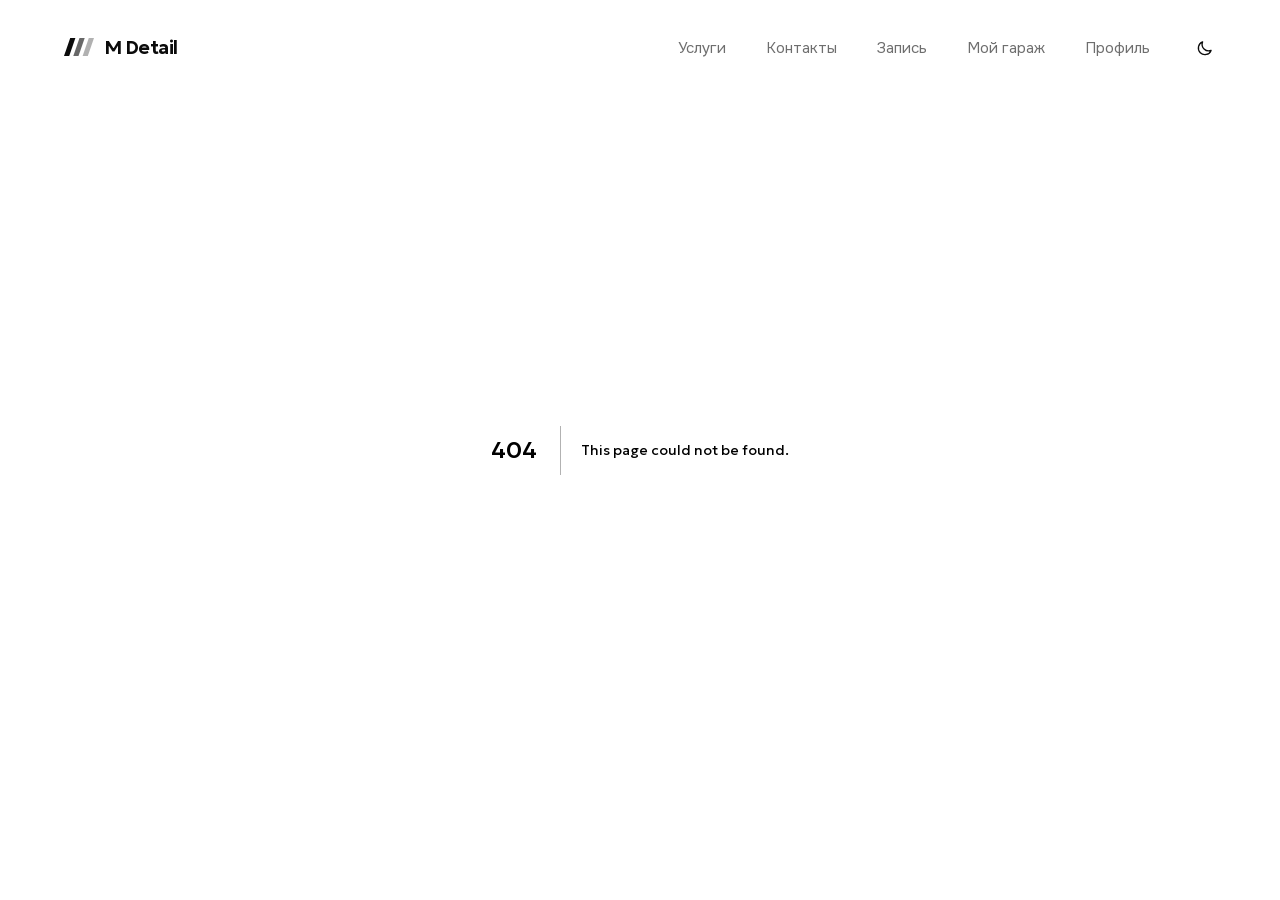
<file: 404/index.html>
<!DOCTYPE html><html lang="ru" class="_8KDLtW_variable GpgOZW_variable antialiased"><head><meta charSet="utf-8"/><meta name="viewport" content="width=device-width, initial-scale=1, viewport-fit=cover"/><link rel="stylesheet" href="/_next/static/chunks/2um5owu_9jxay.css" data-precedence="next"/><link rel="preload" as="script" fetchPriority="low" href="/_next/static/chunks/1pcw6gskne7pf.js"/><script src="/_next/static/chunks/2whg2n5r_t_s1.js" async=""></script><script src="/_next/static/chunks/1k6vud4yuzdun.js" async=""></script><script src="/_next/static/chunks/1wt7al7iiuzbs.js" async=""></script><script src="/_next/static/chunks/turbopack-2u1d16houkiyo.js" async=""></script><script src="/_next/static/chunks/2j_1ek12102w8.js" async=""></script><script src="/_next/static/chunks/1e702i_9vq39q.js" async=""></script><script src="/_next/static/chunks/2lgkmhcj4tbax.js" async=""></script><script src="/_next/static/chunks/0y7fb0nxkplo_.js" async=""></script><meta name="robots" content="noindex"/><title>M Detail — автодетейлинг</title><meta name="description" content="Мойка, химчистка, полировка и защитные покрытия. Запись за три шага, без регистрации."/><meta name="application-name" content="M Detail"/><link rel="manifest" href="/manifest.webmanifest"/><meta name="format-detection" content="telephone=no"/><meta name="mobile-web-app-capable" content="yes"/><meta name="apple-mobile-web-app-title" content="M Detail"/><meta name="apple-mobile-web-app-status-bar-style" content="default"/><link rel="icon" href="/icon.svg?icon.2i-bx4rjk7wer.svg" sizes="any" type="image/svg+xml"/><link rel="apple-touch-icon" href="/apple-icon.png?apple-icon.1ncug-gr4gdi1.png" sizes="180x180" type="image/png"/><meta name="next-size-adjust" content=""/><meta name="theme-color" media="(prefers-color-scheme: light)" content="#f5f5f5"/><meta name="theme-color" media="(prefers-color-scheme: dark)" content="#0a0a0a"/><title>404: This page could not be found.</title><script>(function(){try{var p=null;try{p=localStorage.getItem("md-theme")}catch(e){}var d=p==="dark"||(p!=="light"&&matchMedia("(prefers-color-scheme: dark)").matches);var t=d?"dark":"light";document.documentElement.dataset.theme=t;var m=document.createElement("meta");m.name="theme-color";m.id="md-theme-color";m.content={"light":"#f5f5f5","dark":"#0a0a0a"}[t];document.head.prepend(m)}catch(e){}})()</script><script src="/_next/static/chunks/0cz1d0mv5g_q7.js" noModule=""></script></head><body class="min-h-svh bg-mist text-graphite"><div hidden=""><!--$--><!--/$--></div><header class="absolute inset-x-0 top-0 z-40 pt-[env(safe-area-inset-top)]"><div class="mx-auto flex h-16 max-w-[1440px] items-center justify-between px-5 lg:h-24 lg:px-16"><a aria-label="M Detail — на главную" class="relative z-50 text-ink" href="/"><span class="inline-flex items-center gap-2.5 "><svg width="30" height="18" viewBox="0 0 30 18" fill="currentColor" aria-hidden="true"><path d="M6.200 0h5.200L5.200 18H0z"></path><path d="M15.500 0h5.200L14.500 18H9.300z" opacity="0.62"></path><path d="M24.800 0H30l-6.200 18h-5.200z" opacity="0.32"></path></svg><span class="font-display text-[19px] font-semibold tracking-[-0.03em]">M Detail</span></span></a><div class="flex items-center gap-1 lg:gap-8"><nav aria-label="Основная навигация" class="hidden items-center gap-10 lg:flex"><a class="text-[15px] transition-colors duration-200 hover:text-ink text-muted" href="/#services">Услуги</a><a class="text-[15px] transition-colors duration-200 hover:text-ink text-muted" href="/#contacts">Контакты</a><a class="text-[15px] transition-colors duration-200 hover:text-ink text-muted" href="/booking/">Запись</a><a class="text-[15px] transition-colors duration-200 hover:text-ink text-muted" href="/garage/">Мой гараж</a><a class="text-[15px] transition-colors duration-200 hover:text-ink text-muted" href="/profile/">Профиль</a></nav><button type="button" data-theme-toggle="true" aria-label="Тёмная тема" class="relative flex size-11 items-center justify-center rounded-full text-ink transition-colors duration-200 hover:bg-ink/[0.06] relative z-50 lg:-mr-2.5"><svg width="21" height="21" viewBox="0 0 24 24" fill="none" stroke="currentColor" stroke-width="1.5" stroke-linecap="round" stroke-linejoin="round" aria-hidden="true" class="transition-transform duration-300 ease-soft dark:hidden"><path d="M19.500 14.200A7.500 7.500 0 0 1 9.800 4.500a7.500 7.500 0 1 0 9.700 9.700z"></path></svg><svg width="22" height="22" viewBox="0 0 24 24" fill="none" stroke="currentColor" stroke-width="1.5" stroke-linecap="round" stroke-linejoin="round" aria-hidden="true" class="hidden transition-transform duration-300 ease-soft dark:block"><circle cx="12" cy="12" r="3.75"></circle><path d="M12 3.5v1.75M12 18.75v1.75M3.5 12h1.75M18.75 12h1.75M5.990 5.990l1.240 1.240M16.770 16.770l1.240 1.240M5.990 18.010l1.240-1.240M16.770 7.230l1.240-1.240"></path></svg></button><button type="button" aria-label="Открыть меню" aria-expanded="false" class="relative z-50 -mr-2 flex size-11 items-center justify-center text-ink lg:hidden"><span class="relative block h-[10px] w-6"><span class="absolute left-0 top-0 h-[1.5px] w-6 rounded-full bg-current transition-transform duration-300 ease-soft "></span><span class="absolute bottom-0 left-0 h-[1.5px] w-6 rounded-full bg-current transition-transform duration-300 ease-soft "></span></span></button></div></div></header><div style="font-family:system-ui,&quot;Segoe UI&quot;,Roboto,Helvetica,Arial,sans-serif,&quot;Apple Color Emoji&quot;,&quot;Segoe UI Emoji&quot;;height:100vh;text-align:center;display:flex;flex-direction:column;align-items:center;justify-content:center"><div><style>body{color:#000;background:#fff;margin:0}.next-error-h1{border-right:1px solid rgba(0,0,0,.3)}@media (prefers-color-scheme:dark){body{color:#fff;background:#000}.next-error-h1{border-right:1px solid rgba(255,255,255,.3)}}</style><h1 class="next-error-h1" style="display:inline-block;margin:0 20px 0 0;padding:0 23px 0 0;font-size:24px;font-weight:500;vertical-align:top;line-height:49px">404</h1><div style="display:inline-block"><h2 style="font-size:14px;font-weight:400;line-height:49px;margin:0">This page could not be found.</h2></div></div></div><!--$--><!--/$--><nav aria-label="Разделы приложения" class="fixed inset-x-3 bottom-[var(--nav-bottom)] z-30 transition-[transform,opacity] duration-200 ease-out motion-reduce:transition-none lg:hidden "><div data-glass="on" class="nav-track relative mx-auto h-16 max-w-[440px] touch-none select-none"><span aria-hidden="true" class="pointer-events-none absolute inset-0 rounded-full glass-bar" style="clip-path:none"></span><ul class="relative grid h-full grid-cols-4 items-center p-1" style="clip-path:none"><li><a aria-current="page" draggable="false" class="flex h-14 flex-col items-center justify-center gap-1 rounded-full text-muted" href="/"><svg width="23" height="23" viewBox="0 0 24 24" fill="none" stroke="currentColor" stroke-width="1.5" stroke-linecap="round" stroke-linejoin="round" aria-hidden="true"><path d="M4 10.5 12 4l8 6.5V19a1 1 0 0 1-1 1h-4.5v-5.5h-5V20H5a1 1 0 0 1-1-1z"></path></svg><span class="text-[11px] font-medium leading-none tracking-[-0.01em]">Главная</span></a></li><li><a draggable="false" class="flex h-14 flex-col items-center justify-center gap-1 rounded-full text-muted" href="/booking/"><svg width="23" height="23" viewBox="0 0 24 24" fill="none" stroke="currentColor" stroke-width="1.5" stroke-linecap="round" stroke-linejoin="round" aria-hidden="true"><rect x="4" y="5.5" width="16" height="14.5" rx="2.5"></rect><path d="M4 10h16M8.5 3.5v4M15.5 3.5v4"></path></svg><span class="text-[11px] font-medium leading-none tracking-[-0.01em]">Запись</span></a></li><li><a draggable="false" class="flex h-14 flex-col items-center justify-center gap-1 rounded-full text-muted" href="/garage/"><svg width="23" height="23" viewBox="0 0 24 24" fill="none" stroke="currentColor" stroke-width="1.5" stroke-linecap="round" stroke-linejoin="round" aria-hidden="true"><path d="M3.5 12.5 5.6 7.6a2 2 0 0 1 1.8-1.1h9.2a2 2 0 0 1 1.8 1.1l2.1 4.9"></path><rect x="3.5" y="12.5" width="17" height="5" rx="1.5"></rect><path d="M5.5 17.5v2M18.5 17.5v2M7 15h1.5M15.5 15H17"></path></svg><span class="text-[11px] font-medium leading-none tracking-[-0.01em]">Гараж</span></a></li><li><a draggable="false" class="flex h-14 flex-col items-center justify-center gap-1 rounded-full text-muted" href="/profile/"><svg width="23" height="23" viewBox="0 0 24 24" fill="none" stroke="currentColor" stroke-width="1.5" stroke-linecap="round" stroke-linejoin="round" aria-hidden="true"><circle cx="12" cy="8.5" r="3.5"></circle><path d="M5 20c.6-3.4 3.4-5.5 7-5.5s6.4 2.1 7 5.5"></path></svg><span class="text-[11px] font-medium leading-none tracking-[-0.01em]">Профиль</span></a></li></ul><span aria-hidden="true" data-lens="true" class="pointer-events-none absolute bottom-1 left-1 top-1 w-[calc((100%-8px)/4)]" style="transform:none"><span class="glass-lens-shadow absolute inset-0 rounded-full" style="opacity:0"></span><span class="absolute inset-0 overflow-hidden rounded-full"><span class="glass-lens-rest absolute inset-0 rounded-full" style="opacity:1"></span><span class="glass-lens-clear absolute inset-0 rounded-full" style="opacity:0"></span><span class="absolute inset-y-0 left-0 grid w-[400%] grid-cols-4 items-center text-ink" style="transform:none"><span class="flex h-14 flex-col items-center justify-center gap-1"><svg width="23" height="23" viewBox="0 0 24 24" fill="none" stroke="currentColor" stroke-width="1.5" stroke-linecap="round" stroke-linejoin="round" aria-hidden="true"><path d="M4 10.5 12 4l8 6.5V19a1 1 0 0 1-1 1h-4.5v-5.5h-5V20H5a1 1 0 0 1-1-1z"></path></svg><span class="text-[11px] font-medium leading-none tracking-[-0.01em]">Главная</span></span><span class="flex h-14 flex-col items-center justify-center gap-1"><svg width="23" height="23" viewBox="0 0 24 24" fill="none" stroke="currentColor" stroke-width="1.5" stroke-linecap="round" stroke-linejoin="round" aria-hidden="true"><rect x="4" y="5.5" width="16" height="14.5" rx="2.5"></rect><path d="M4 10h16M8.5 3.5v4M15.5 3.5v4"></path></svg><span class="text-[11px] font-medium leading-none tracking-[-0.01em]">Запись</span></span><span class="flex h-14 flex-col items-center justify-center gap-1"><svg width="23" height="23" viewBox="0 0 24 24" fill="none" stroke="currentColor" stroke-width="1.5" stroke-linecap="round" stroke-linejoin="round" aria-hidden="true"><path d="M3.5 12.5 5.6 7.6a2 2 0 0 1 1.8-1.1h9.2a2 2 0 0 1 1.8 1.1l2.1 4.9"></path><rect x="3.5" y="12.5" width="17" height="5" rx="1.5"></rect><path d="M5.5 17.5v2M18.5 17.5v2M7 15h1.5M15.5 15H17"></path></svg><span class="text-[11px] font-medium leading-none tracking-[-0.01em]">Гараж</span></span><span class="flex h-14 flex-col items-center justify-center gap-1"><svg width="23" height="23" viewBox="0 0 24 24" fill="none" stroke="currentColor" stroke-width="1.5" stroke-linecap="round" stroke-linejoin="round" aria-hidden="true"><circle cx="12" cy="8.5" r="3.5"></circle><path d="M5 20c.6-3.4 3.4-5.5 7-5.5s6.4 2.1 7 5.5"></path></svg><span class="text-[11px] font-medium leading-none tracking-[-0.01em]">Профиль</span></span></span><span class="glass-lens-rim absolute inset-0 rounded-full" style="opacity:0"></span></span></span></div></nav><div role="status" aria-live="polite" class="pointer-events-none fixed inset-x-0 bottom-[calc(var(--nav-bottom)+94px)] z-50 flex justify-center px-4 lg:bottom-10"></div><div role="status" aria-live="polite" class="pointer-events-none fixed inset-x-0 top-[calc(env(safe-area-inset-top)+12px)] z-[60] flex justify-center px-4"></div><div class="pointer-events-none fixed inset-x-0 bottom-[calc(var(--nav-bottom)+82px)] z-[55] flex justify-center px-3 lg:bottom-8"></div><script id="_R_">(globalThis["TURBOPACK"] || (globalThis["TURBOPACK"] = [])).push({"otherChunks":["static/chunks/1pcw6gskne7pf.js","static/chunks/2whg2n5r_t_s1.js","static/chunks/1k6vud4yuzdun.js","static/chunks/1wt7al7iiuzbs.js"],"runtimeModuleIds":[94553]});</script><script src="/_next/static/chunks/1pcw6gskne7pf.js" async=""></script><script>(self.__next_f=self.__next_f||[]).push([0])</script><script>self.__next_f.push([1,"1:\"$Sreact.fragment\"\n2:\"/_next/static/chunks/2j_1ek12102w8.js\"\n3:\"/_next/static/chunks/1e702i_9vq39q.js\"\n4:\"/_next/static/chunks/2lgkmhcj4tbax.js\"\n5:I[45745,[\"$2\",\"$3\",\"$4\"],\"Header\"]\n6:I[39756,[\"$2\",\"$3\",\"$4\"],\"default\"]\n7:\"/_next/static/chunks/0y7fb0nxkplo_.js\"\n8:I[58298,[\"$2\",\"$3\",\"$4\",\"$7\"],\"default\"]\n9:I[37457,[\"$2\",\"$3\",\"$4\"],\"default\"]\na:I[50417,[\"$2\",\"$3\",\"$4\"],\"BottomNav\"]\nb:I[85807,[\"$2\",\"$3\",\"$4\"],\"SoonToast\"]\nc:I[30869,[\"$2\",\"$3\",\"$4\"],\"ThemeSync\"]\nd:I[92766,[\"$2\",\"$3\",\"$4\"],\"PwaRegister\"]\ne:I[53985,[\"$2\",\"$3\",\"$4\"],\"AppStatus\"]\n12:I[97367,[\"$2\",\"$3\",\"$4\"],\"OutletBoundary\"]\n13:\"$Sreact.suspense\"\n15:\"ViewportBoundary\"\n16:I[97367,[\"$2\",\"$3\",\"$4\"],\"$15\"]\n18:\"MetadataBoundary\"\n19:I[97367,[\"$2\",\"$3\",\"$4\"],\"$18\"]\n1b:I[68027,[\"$2\",\"$3\",\"$4\"],\"default\",1]\n:HL[\"/_next/static/chunks/2um5owu_9jxay.css\",\"style\"]\n10:X\n11:[[\"children\",{\"s\":\"__PAGE__\",\"h\":512,\"d\":{\"r\":[\"$\",\"$1\",\"c\",{\"children\":[[[\"$\",\"title\",null,{\"children\":\"404: This page could not be found.\"}],[\"$\",\"div\",null,{\"style\":\"$0:t:t:d:r:props:children:1:props:children:1:props:children:1:props:notFound:0:1:props:style\",\"children\":[\"$\",\"div\",null,{\"children\":[[\"$\",\"style\",null,{\"dangerouslySetInnerHTML\":{\"__html\":\"body{color:#000;background:#fff;margin:0}.next-error-h1{border-right:1px solid rgba(0,0,0,.3)}@media (prefers-color-scheme:dark){body{color:#fff;background:#000}.next-error-h1{border-right:1px solid rgba(255,255,255,.3)}}\"}}],[\"$\",\"h1\",null,{\"className\":\"next-error-h1\",\"style\":\"$0:t:t:d:r:props:children:1:props:children:1:props:children:1:props:notFound:0:1:props:children:props:children:1:props:style\",\"children\":404}],[\"$\",\"div\",null,{\"style\":\"$0:t:t:d:r:props:children:1:props:children:1:props:children:1:props:notFound:0:1:props:children:props:children:2:props:style\",\"children\":[\"$\",\"h2\",null,{\"style\":\"$0:t:t:d:r:props:children:1:props:children:1:props:children:1:props:notFound:0:1:props:children:props:children:2:props:children:props:style\",\"children\":\"This page could not be found.\"}]}]]}]}]],null,[\"$\",\"$L12\",null,{\"children\":[\"$\",\"$13\",null,{\"name\":\"Next.MetadataOutlet\",\"children\":\"$@14\"}]}]]}],\"p\":false,\"v\":null}}]]\nf:[[\"children\",{\"s\":\"/_not-found\",\"h\":512,\"d\":{\"r\":[\"$\",\"$1\",\"c\",{\"children\":[null,[\"$\",\"$L6\",null,{\"parallelRouterKey\":\"children\",\"error\":\"$undefined\",\"errorStyles\":\"$undefined\",\"errorScripts\":\"$undefined\",\"template\":[\"$\",\"$L9\",null,{}],\"templateStyles\":\"$undefined\",\"templateScripts\":\"$undefined\",\"notFound\":\"$undefined\",\"forbidden\":\"$undefined\",\"unauthorized\":\"$undefined\"}]]}],\"p\":false,\"v\":\"$10\"},\"c\":\"$Q11\"}]]\n0:{\"P\":null,\"c\":[\"\",\"_not-found\",\"\"],\"q\":\"\",\"i\":false,\"t\":{\"t\":{\"s\":\"\",\"h\":528,\"d\":{\"r\":[\"$\",\"$1\",\"c\",{\"children\":[[[\"$\",\"link\",\"0\",{\"rel\":\"stylesheet\",\"href\":\"/_next/static/chunks/2um5owu_9jxay.css\",\"precedence\":\"next\",\"crossOrigin\":\"$undefined\",\"nonce\":\"$undefined\"}],[\"$\",\"script\",\"script-0\",{\"src\":\"/_next/static/chunks/2j_1ek12102w8.js\",\"async\":true,\"nonce\":\"$undefined\"}],[\"$\",\"script\",\"script-1\",{\"src\":\"/_next/static/chunks/1e702i_9vq39q.js\",\"async\":true,\"nonce\":\"$undefined\"}],[\"$\",\"script\",\"script-2\",{\"src\":\"/_next/static/chunks/2lgkmhcj4tbax.js\",\"async\":true,\"nonce\":\"$undefined\"}]],[\"$\",\"html\",null,{\"lang\":\"ru\",\"className\":\"_8KDLtW_variable GpgOZW_variable antialiased\",\"suppressHydrationWarning\":true,\"children\":[[\"$\",\"head\",null,{\"children\":[[\"$\",\"script\",null,{\"dangerouslySetInnerHTML\":{\"__html\":\"(function(){try{var p=null;try{p=localStorage.getItem(\\\"md-theme\\\")}catch(e){}var d=p===\\\"dark\\\"||(p!==\\\"light\\\"\u0026\u0026matchMedia(\\\"(prefers-color-scheme: dark)\\\").matches);var t=d?\\\"dark\\\":\\\"light\\\";document.documentElement.dataset.theme=t;var m=document.createElement(\\\"meta\\\");m.name=\\\"theme-color\\\";m.id=\\\"md-theme-color\\\";m.content={\\\"light\\\":\\\"#f5f5f5\\\",\\\"dark\\\":\\\"#0a0a0a\\\"}[t];document.head.prepend(m)}catch(e){}})()\"}}],[\"$\",\"meta\",null,{\"name\":\"theme-color\",\"media\":\"(prefers-color-scheme: light)\",\"content\":\"#f5f5f5\"}],[\"$\",\"meta\",null,{\"name\":\"theme-color\",\"media\":\"(prefers-color-scheme: dark)\",\"content\":\"#0a0a0a\"}]]}],[\"$\",\"body\",null,{\"className\":\"min-h-svh bg-mist text-graphite\",\"children\":[[\"$\",\"$L5\",null,{}],[\"$\",\"$L6\",null,{\"parallelRouterKey\":\"children\",\"error\":\"$8\",\"errorStyles\":[],\"errorScripts\":[[\"$\",\"script\",\"script-0\",{\"src\":\"/_next/static/chunks/0y7fb0nxkplo_.js\",\"async\":true,\"nonce\":\"$undefined\"}]],\"template\":[\"$\",\"$L9\",null,{}],\"templateStyles\":\"$undefined\",\"templateScripts\":\"$undefined\",\"notFound\":[[[\"$\",\"title\",null,{\"children\":\"404: This page could not be found.\"}],[\"$\",\"div\",null,{\"style\":{\"fontFamily\":\"system-ui,\\\"Segoe UI\\\",Roboto,Helvetica,Arial,sans-serif,\\\"Apple Color Emoji\\\",\\\"Segoe UI Emoji\\\"\",\"height\":\"100vh\",\"textAlign\":\"center\",\"display\":\"flex\",\"flexDirection\":\"column\",\"alignItems\":\"center\",\"justifyContent\":\"center\"},\"children\":[\"$\",\"div\",null,{\"children\":[[\"$\",\"style\",null,{\"dangerouslySetInnerHTML\":{\"__html\":\"body{color:#000;background:#fff;margin:0}.next-error-h1{border-right:1px solid rgba(0,0,0,.3)}@media (prefers-color-scheme:dark){body{color:#fff;background:#000}.next-error-h1{border-right:1px solid rgba(255,255,255,.3)}}\"}}],[\"$\",\"h1\",null,{\"className\":\"next-error-h1\",\"style\":{\"display\":\"inline-block\",\"margin\":\"0 20px 0 0\",\"padding\":\"0 23px 0 0\",\"fontSize\":24,\"fontWeight\":500,\"verticalAlign\":\"top\",\"lineHeight\":\"49px\"},\"children\":404}],[\"$\",\"div\",null,{\"style\":{\"display\":\"inline-block\"},\"children\":[\"$\",\"h2\",null,{\"style\":{\"fontSize\":14,\"fontWeight\":400,\"lineHeight\":\"49px\",\"margin\":0},\"children\":\"This page could not be found.\"}]}]]}]}]],[]],\"forbidden\":\"$undefined\",\"unauthorized\":\"$undefined\"}],[\"$\",\"$La\",null,{}],[\"$\",\"$Lb\",null,{}],[\"$\",\"$Lc\",null,{}],[\"$\",\"$Ld\",null,{}],[\"$\",\"$Le\",null,{}]]}]]}]]}],\"p\":false,\"v\":null},\"c\":\"$Qf\"},\"h\":{\"r\":[\"$\",\"$1\",\"h\",{\"children\":[[\"$\",\"meta\",null,{\"name\":\"robots\",\"content\":\"noindex\"}],[\"$\",\"$L16\",null,{\"children\":\"$L17\"}],[\"$\",\"$L19\",null,{\"children\":[[\"$\",\"div\",null,{\"hidden\":true,\"children\":[\"$\",\"$13\",null,{\"name\":\"Next.Metadata\",\"children\":\"$L1a\"}]}],null]}],[\"$\",\"meta\",null,{\"name\":\"next-size-adjust\",\"content\":\"\"}]]}],\"p\":false,\"v\":null}},\"m\":\"$undefined\",\"G\":[\"$1b\",[[\"$\",\"link\",\"0\",{\"rel\":\"stylesheet\",\"href\":\"/_next/static/chunks/2um5owu_9jxay.css\",\"precedence\":\"next\",\"crossOrigin\":\"$undefined\",\"nonce\":\"$undefined\"}]]],\"S\":true,\"r\":\"$undefined\",\"s\":\"$undefined\",\"a\":\"$undefined\",\"l\":\"$undefined\",\"p\":\"$undefined\",\"d\":\"$undefined\",\"b\":\"YYYZPLO8uycNK0-vFa6gb\"}\n10:C\n17:[[\"$\",\"meta\",\"0\",{\"charSet\":\"utf-8\"}],[\"$\",\"meta\",\"1\",{\"name\":\"viewport\",\"content\":\"width=device-width, initial-scale=1, viewport-fit=cover\"}]]\n1c:I[27201,[\"$2\",\"$3\",\"$4\"],\"IconMark\"]\n14:null\n1a:[[\"$\",\"title\",\"0\",{\"children\":\"M Detail — автодетейлинг\"}],[\"$\",\"meta\",\"1\",{\"name\":\"description\",\"content\":\"Мойка, химчистка, полировка и защитные покрытия. Запись за три шага, без регистрации.\"}],[\"$\",\"meta\",\"2\",{\"name\":\"application-name\",\"content\":\"M Detail\"}],[\"$\",\"link\",\"3\",{\"rel\":\"manifest\",\"href\":\"/manifest.webmanifest\",\"crossOrigin\":\"$undefined\"}],[\"$\",\"meta\",\"4\",{\"name\":\"format-detection\",\"content\":\"telephone=no\"}],[\"$\",\"meta\",\"5\",{\"name\":\"mobile-web-app-capable\",\"content\":\"yes\"}],[\"$\",\"meta\",\"6\",{\"name\":\"apple-mobile-web-app-title\",\"content\":\"M Detail\"}],[\"$\",\"meta\",\"7\",{\"name\":\"apple-mobile-web-app-status-bar-style\",\"content\":\"default\"}],[\"$\",\"link\",\"8\",{\"rel\":\"icon\",\"href\":\"/icon.svg?icon.2i-bx4rjk7wer.svg\",\"sizes\":\"any\",\"type\":\"image/svg+xml\"}],[\"$\",\"link\",\"9\",{\"rel\":\"apple-touch-icon\",\"href\":\"/apple-icon.png?apple-icon.1ncug-gr4gdi1.png\",\"sizes\":\"180x180\",\"type\":\"image/png\"}],[\"$\",\"$L1c\",\"10\",{}]]\n"])</script></body></html>
</file>
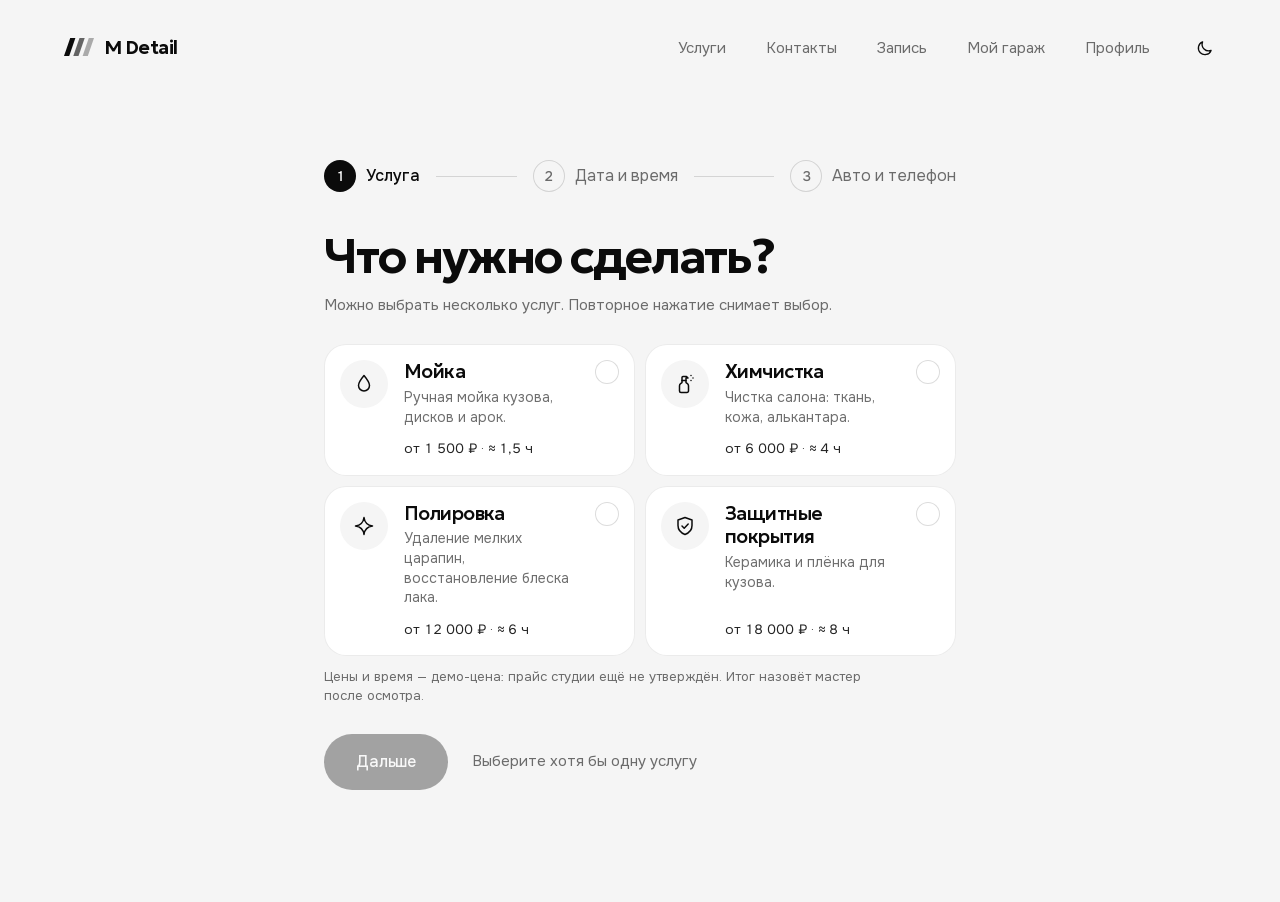
<file: booking/index.html>
<!DOCTYPE html><html lang="ru" class="_8KDLtW_variable GpgOZW_variable antialiased"><head><meta charSet="utf-8"/><meta name="viewport" content="width=device-width, initial-scale=1, viewport-fit=cover"/><link rel="preload" href="/_next/static/media/01d917b2efda642a-s.p.0y1w0k24nk0rl.woff2" as="font" crossorigin="" type="font/woff2"/><link rel="preload" href="/_next/static/media/a30037bada340db0-s.p.1i0-tkhmnd6is.woff2" as="font" crossorigin="" type="font/woff2"/><link rel="preload" href="/_next/static/media/c50b0495a1ff0f08-s.p.2sla2yow9-9p_.woff2" as="font" crossorigin="" type="font/woff2"/><link rel="preload" href="/_next/static/media/f60ca64f6f52eefb-s.p.03a2ea1r26czb.woff2" as="font" crossorigin="" type="font/woff2"/><link rel="stylesheet" href="/_next/static/chunks/2um5owu_9jxay.css" data-precedence="next"/><link rel="preload" as="script" fetchPriority="low" href="/_next/static/chunks/1pcw6gskne7pf.js"/><script src="/_next/static/chunks/2whg2n5r_t_s1.js" async=""></script><script src="/_next/static/chunks/1k6vud4yuzdun.js" async=""></script><script src="/_next/static/chunks/1wt7al7iiuzbs.js" async=""></script><script src="/_next/static/chunks/turbopack-2u1d16houkiyo.js" async=""></script><script src="/_next/static/chunks/2j_1ek12102w8.js" async=""></script><script src="/_next/static/chunks/1e702i_9vq39q.js" async=""></script><script src="/_next/static/chunks/2lgkmhcj4tbax.js" async=""></script><script src="/_next/static/chunks/0y7fb0nxkplo_.js" async=""></script><script src="/_next/static/chunks/2v6o6fhud2pl0.js" async=""></script><title>Запись — M Detail</title><meta name="description" content="Запись на детейлинг за три шага: услуга, дата и время, телефон."/><meta name="application-name" content="M Detail"/><link rel="manifest" href="/manifest.webmanifest"/><meta name="format-detection" content="telephone=no"/><meta name="mobile-web-app-capable" content="yes"/><meta name="apple-mobile-web-app-title" content="M Detail"/><meta name="apple-mobile-web-app-status-bar-style" content="default"/><link rel="icon" href="/icon.svg?icon.2i-bx4rjk7wer.svg" sizes="any" type="image/svg+xml"/><link rel="apple-touch-icon" href="/apple-icon.png?apple-icon.1ncug-gr4gdi1.png" sizes="180x180" type="image/png"/><meta name="next-size-adjust" content=""/><meta name="theme-color" media="(prefers-color-scheme: light)" content="#f5f5f5"/><meta name="theme-color" media="(prefers-color-scheme: dark)" content="#0a0a0a"/><script>(function(){try{var p=null;try{p=localStorage.getItem("md-theme")}catch(e){}var d=p==="dark"||(p!=="light"&&matchMedia("(prefers-color-scheme: dark)").matches);var t=d?"dark":"light";document.documentElement.dataset.theme=t;var m=document.createElement("meta");m.name="theme-color";m.id="md-theme-color";m.content={"light":"#f5f5f5","dark":"#0a0a0a"}[t];document.head.prepend(m)}catch(e){}})()</script><script src="/_next/static/chunks/0cz1d0mv5g_q7.js" noModule=""></script></head><body class="min-h-svh bg-mist text-graphite"><div hidden=""><!--$--><!--/$--></div><header class="absolute inset-x-0 top-0 z-40 pt-[env(safe-area-inset-top)]"><div class="mx-auto flex h-16 max-w-[1440px] items-center justify-between px-5 lg:h-24 lg:px-16"><a aria-label="M Detail — на главную" class="relative z-50 text-ink" href="/"><span class="inline-flex items-center gap-2.5 "><svg width="30" height="18" viewBox="0 0 30 18" fill="currentColor" aria-hidden="true"><path d="M6.200 0h5.200L5.200 18H0z"></path><path d="M15.500 0h5.200L14.500 18H9.300z" opacity="0.62"></path><path d="M24.800 0H30l-6.200 18h-5.200z" opacity="0.32"></path></svg><span class="font-display text-[19px] font-semibold tracking-[-0.03em]">M Detail</span></span></a><div class="flex items-center gap-1 lg:gap-8"><nav aria-label="Основная навигация" class="hidden items-center gap-10 lg:flex"><a class="text-[15px] transition-colors duration-200 hover:text-ink text-muted" href="/#services">Услуги</a><a class="text-[15px] transition-colors duration-200 hover:text-ink text-muted" href="/#contacts">Контакты</a><a class="text-[15px] transition-colors duration-200 hover:text-ink text-muted" href="/booking/">Запись</a><a class="text-[15px] transition-colors duration-200 hover:text-ink text-muted" href="/garage/">Мой гараж</a><a class="text-[15px] transition-colors duration-200 hover:text-ink text-muted" href="/profile/">Профиль</a></nav><button type="button" data-theme-toggle="true" aria-label="Тёмная тема" class="relative flex size-11 items-center justify-center rounded-full text-ink transition-colors duration-200 hover:bg-ink/[0.06] relative z-50 lg:-mr-2.5"><svg width="21" height="21" viewBox="0 0 24 24" fill="none" stroke="currentColor" stroke-width="1.5" stroke-linecap="round" stroke-linejoin="round" aria-hidden="true" class="transition-transform duration-300 ease-soft dark:hidden"><path d="M19.500 14.200A7.500 7.500 0 0 1 9.800 4.500a7.500 7.500 0 1 0 9.700 9.700z"></path></svg><svg width="22" height="22" viewBox="0 0 24 24" fill="none" stroke="currentColor" stroke-width="1.5" stroke-linecap="round" stroke-linejoin="round" aria-hidden="true" class="hidden transition-transform duration-300 ease-soft dark:block"><circle cx="12" cy="12" r="3.75"></circle><path d="M12 3.5v1.75M12 18.75v1.75M3.5 12h1.75M18.75 12h1.75M5.990 5.990l1.240 1.240M16.770 16.770l1.240 1.240M5.990 18.010l1.240-1.240M16.770 7.230l1.240-1.240"></path></svg></button><button type="button" aria-label="Открыть меню" aria-expanded="false" class="relative z-50 -mr-2 flex size-11 items-center justify-center text-ink lg:hidden"><span class="relative block h-[10px] w-6"><span class="absolute left-0 top-0 h-[1.5px] w-6 rounded-full bg-current transition-transform duration-300 ease-soft "></span><span class="absolute bottom-0 left-0 h-[1.5px] w-6 rounded-full bg-current transition-transform duration-300 ease-soft "></span></span></button></div></div></header><main class="page-enter mx-auto min-h-svh px-5 pb-[calc(env(safe-area-inset-bottom)+128px)] pt-[calc(env(safe-area-inset-top)+92px)] lg:px-16 lg:pb-28 lg:pt-40 max-w-[760px]"><!--$--><div aria-busy="true" aria-label="Загружаем форму записи"><div class="h-7 w-56 rounded-full bg-graphite/[0.06]"></div><div class="mt-10 h-12 w-3/4 rounded-2xl bg-graphite/[0.06]"></div><div class="mt-7 grid gap-2.5 sm:grid-cols-2"><div class="h-20 rounded-[22px] bg-graphite/[0.05]"></div><div class="h-20 rounded-[22px] bg-graphite/[0.05]"></div><div class="h-20 rounded-[22px] bg-graphite/[0.05]"></div><div class="h-20 rounded-[22px] bg-graphite/[0.05]"></div></div></div><!--/$--></main><!--$--><!--/$--><nav aria-label="Разделы приложения" class="fixed inset-x-3 bottom-[var(--nav-bottom)] z-30 transition-[transform,opacity] duration-200 ease-out motion-reduce:transition-none lg:hidden "><div data-glass="on" class="nav-track relative mx-auto h-16 max-w-[440px] touch-none select-none"><span aria-hidden="true" class="pointer-events-none absolute inset-0 rounded-full glass-bar" style="clip-path:none"></span><ul class="relative grid h-full grid-cols-4 items-center p-1" style="clip-path:none"><li><a draggable="false" class="flex h-14 flex-col items-center justify-center gap-1 rounded-full text-muted" href="/"><svg width="23" height="23" viewBox="0 0 24 24" fill="none" stroke="currentColor" stroke-width="1.5" stroke-linecap="round" stroke-linejoin="round" aria-hidden="true"><path d="M4 10.5 12 4l8 6.5V19a1 1 0 0 1-1 1h-4.5v-5.5h-5V20H5a1 1 0 0 1-1-1z"></path></svg><span class="text-[11px] font-medium leading-none tracking-[-0.01em]">Главная</span></a></li><li><a aria-current="page" draggable="false" class="flex h-14 flex-col items-center justify-center gap-1 rounded-full text-muted" href="/booking/"><svg width="23" height="23" viewBox="0 0 24 24" fill="none" stroke="currentColor" stroke-width="1.5" stroke-linecap="round" stroke-linejoin="round" aria-hidden="true"><rect x="4" y="5.5" width="16" height="14.5" rx="2.5"></rect><path d="M4 10h16M8.5 3.5v4M15.5 3.5v4"></path></svg><span class="text-[11px] font-medium leading-none tracking-[-0.01em]">Запись</span></a></li><li><a draggable="false" class="flex h-14 flex-col items-center justify-center gap-1 rounded-full text-muted" href="/garage/"><svg width="23" height="23" viewBox="0 0 24 24" fill="none" stroke="currentColor" stroke-width="1.5" stroke-linecap="round" stroke-linejoin="round" aria-hidden="true"><path d="M3.5 12.5 5.6 7.6a2 2 0 0 1 1.8-1.1h9.2a2 2 0 0 1 1.8 1.1l2.1 4.9"></path><rect x="3.5" y="12.5" width="17" height="5" rx="1.5"></rect><path d="M5.5 17.5v2M18.5 17.5v2M7 15h1.5M15.5 15H17"></path></svg><span class="text-[11px] font-medium leading-none tracking-[-0.01em]">Гараж</span></a></li><li><a draggable="false" class="flex h-14 flex-col items-center justify-center gap-1 rounded-full text-muted" href="/profile/"><svg width="23" height="23" viewBox="0 0 24 24" fill="none" stroke="currentColor" stroke-width="1.5" stroke-linecap="round" stroke-linejoin="round" aria-hidden="true"><circle cx="12" cy="8.5" r="3.5"></circle><path d="M5 20c.6-3.4 3.4-5.5 7-5.5s6.4 2.1 7 5.5"></path></svg><span class="text-[11px] font-medium leading-none tracking-[-0.01em]">Профиль</span></a></li></ul><span aria-hidden="true" data-lens="true" class="pointer-events-none absolute bottom-1 left-1 top-1 w-[calc((100%-8px)/4)]" style="transform:translateX(100%)"><span class="glass-lens-shadow absolute inset-0 rounded-full" style="opacity:0"></span><span class="absolute inset-0 overflow-hidden rounded-full"><span class="glass-lens-rest absolute inset-0 rounded-full" style="opacity:1"></span><span class="glass-lens-clear absolute inset-0 rounded-full" style="opacity:0"></span><span class="absolute inset-y-0 left-0 grid w-[400%] grid-cols-4 items-center text-ink" style="transform:translateX(-25%)"><span class="flex h-14 flex-col items-center justify-center gap-1"><svg width="23" height="23" viewBox="0 0 24 24" fill="none" stroke="currentColor" stroke-width="1.5" stroke-linecap="round" stroke-linejoin="round" aria-hidden="true"><path d="M4 10.5 12 4l8 6.5V19a1 1 0 0 1-1 1h-4.5v-5.5h-5V20H5a1 1 0 0 1-1-1z"></path></svg><span class="text-[11px] font-medium leading-none tracking-[-0.01em]">Главная</span></span><span class="flex h-14 flex-col items-center justify-center gap-1"><svg width="23" height="23" viewBox="0 0 24 24" fill="none" stroke="currentColor" stroke-width="1.5" stroke-linecap="round" stroke-linejoin="round" aria-hidden="true"><rect x="4" y="5.5" width="16" height="14.5" rx="2.5"></rect><path d="M4 10h16M8.5 3.5v4M15.5 3.5v4"></path></svg><span class="text-[11px] font-medium leading-none tracking-[-0.01em]">Запись</span></span><span class="flex h-14 flex-col items-center justify-center gap-1"><svg width="23" height="23" viewBox="0 0 24 24" fill="none" stroke="currentColor" stroke-width="1.5" stroke-linecap="round" stroke-linejoin="round" aria-hidden="true"><path d="M3.5 12.5 5.6 7.6a2 2 0 0 1 1.8-1.1h9.2a2 2 0 0 1 1.8 1.1l2.1 4.9"></path><rect x="3.5" y="12.5" width="17" height="5" rx="1.5"></rect><path d="M5.5 17.5v2M18.5 17.5v2M7 15h1.5M15.5 15H17"></path></svg><span class="text-[11px] font-medium leading-none tracking-[-0.01em]">Гараж</span></span><span class="flex h-14 flex-col items-center justify-center gap-1"><svg width="23" height="23" viewBox="0 0 24 24" fill="none" stroke="currentColor" stroke-width="1.5" stroke-linecap="round" stroke-linejoin="round" aria-hidden="true"><circle cx="12" cy="8.5" r="3.5"></circle><path d="M5 20c.6-3.4 3.4-5.5 7-5.5s6.4 2.1 7 5.5"></path></svg><span class="text-[11px] font-medium leading-none tracking-[-0.01em]">Профиль</span></span></span><span class="glass-lens-rim absolute inset-0 rounded-full" style="opacity:0"></span></span></span></div></nav><div role="status" aria-live="polite" class="pointer-events-none fixed inset-x-0 bottom-[calc(var(--nav-bottom)+94px)] z-50 flex justify-center px-4 lg:bottom-10"></div><div role="status" aria-live="polite" class="pointer-events-none fixed inset-x-0 top-[calc(env(safe-area-inset-top)+12px)] z-[60] flex justify-center px-4"></div><div class="pointer-events-none fixed inset-x-0 bottom-[calc(var(--nav-bottom)+82px)] z-[55] flex justify-center px-3 lg:bottom-8"></div><script id="_R_">(globalThis["TURBOPACK"] || (globalThis["TURBOPACK"] = [])).push({"otherChunks":["static/chunks/1pcw6gskne7pf.js","static/chunks/2whg2n5r_t_s1.js","static/chunks/1k6vud4yuzdun.js","static/chunks/1wt7al7iiuzbs.js"],"runtimeModuleIds":[94553]});</script><script src="/_next/static/chunks/1pcw6gskne7pf.js" async=""></script><script>(self.__next_f=self.__next_f||[]).push([0])</script><script>self.__next_f.push([1,"1:\"$Sreact.fragment\"\n2:\"/_next/static/chunks/2j_1ek12102w8.js\"\n3:\"/_next/static/chunks/1e702i_9vq39q.js\"\n4:\"/_next/static/chunks/2lgkmhcj4tbax.js\"\n5:I[45745,[\"$2\",\"$3\",\"$4\"],\"Header\"]\n6:I[39756,[\"$2\",\"$3\",\"$4\"],\"default\"]\n7:\"/_next/static/chunks/0y7fb0nxkplo_.js\"\n8:I[58298,[\"$2\",\"$3\",\"$4\",\"$7\"],\"default\"]\n9:I[37457,[\"$2\",\"$3\",\"$4\"],\"default\"]\na:I[50417,[\"$2\",\"$3\",\"$4\"],\"BottomNav\"]\nb:I[85807,[\"$2\",\"$3\",\"$4\"],\"SoonToast\"]\nc:I[30869,[\"$2\",\"$3\",\"$4\"],\"ThemeSync\"]\nd:I[92766,[\"$2\",\"$3\",\"$4\"],\"PwaRegister\"]\ne:I[53985,[\"$2\",\"$3\",\"$4\"],\"AppStatus\"]\n12:\"$Sreact.suspense\"\n13:\"/_next/static/chunks/2v6o6fhud2pl0.js\"\n14:I[28206,[\"$2\",\"$3\",\"$4\",\"$13\"],\"BookingSkeleton\"]\n15:\"BookingWithProfile\"\n16:I[63257,[\"$2\",\"$3\",\"$4\",\"$13\"],\"$15\"]\n17:I[97367,[\"$2\",\"$3\",\"$4\"],\"OutletBoundary\"]\n19:\"ViewportBoundary\"\n1a:I[97367,[\"$2\",\"$3\",\"$4\"],\"$19\"]\n1c:\"MetadataBoundary\"\n1d:I[97367,[\"$2\",\"$3\",\"$4\"],\"$1c\"]\n1f:I[68027,[\"$2\",\"$3\",\"$4\"],\"default\",1]\n:HL[\"/_next/static/chunks/2um5owu_9jxay.css\",\"style\"]\n:HL[\"/_next/static/media/01d917b2efda642a-s.p.0y1w0k24nk0rl.woff2\",\"font\",{\"crossOrigin\":\"\",\"type\":\"font/woff2\"}]\n:HL[\"/_next/static/media/a30037bada340db0-s.p.1i0-tkhmnd6is.woff2\",\"font\",{\"crossOrigin\":\"\",\"type\":\"font/woff2\"}]\n:HL[\"/_next/static/media/c50b0495a1ff0f08-s.p.2sla2yow9-9p_.woff2\",\"font\",{\"crossOrigin\":\"\",\"type\":\"font/woff2\"}]\n:HL[\"/_next/static/media/f60ca64f6f52eefb-s.p.03a2ea1r26czb.woff2\",\"font\",{\"crossOrigin\":\"\",\"type\":\"font/woff2\"}]\n10:X\n11:[[\"children\",{\"s\":\"__PAGE__\",\"h\":512,\"d\":{\"r\":[\"$\",\"$1\",\"c\",{\"children\":[[\"$\",\"main\",null,{\"className\":\"page-enter mx-auto min-h-svh px-5 pb-[calc(env(safe-area-inset-bottom)+128px)] pt-[calc(env(safe-area-inset-top)+92px)] lg:px-16 lg:pb-28 lg:pt-40 max-w-[760px]\",\"children\":[\"$\",\"$12\",null,{\"fallback\":[\"$\",\"$L14\",null,{}],\"children\":[\"$\",\"$L16\",null,{}]}]}],[[\"$\",\"script\",\"script-0\",{\"src\":\"/_next/static/chunks/2v6o6fhud2pl0.js\",\"async\":true,\"nonce\":\"$undefined\"}]],[\"$\",\"$L17\",null,{\"children\":[\"$\",\"$12\",null,{\"name\":\"Next.MetadataOutlet\",\"children\":\"$@18\"}]}]]}],\"p\":false,\"v\":null}}]]\nf:[[\"children\",{\"s\":\"booking\",\"h\":512,\"d\":{\"r\":[\"$\",\"$1\",\"c\",{\"children\":[null,[\"$\",\"$L6\",null,{\"parallelRouterKey\":\"children\",\"error\":\"$undefined\",\"errorStyles\":\"$undefined\",\"errorScripts\":\"$undefined\",\"template\":[\"$\",\"$L9\",null,{}],\"templateStyles\":\"$undefined\",\"templateScripts\":\"$undefined\",\"notFound\":\"$undefined\",\"forbidden\":\"$undefined\",\"unauthorized\":\"$undefined\"}]]}],\"p\":false,\"v\":\"$10\"},\"c\":\"$Q11\"}]]\n0:{\"P\":null,\"c\":[\"\",\"booking\",\"\"],\"q\":\"\",\"i\":false,\"t\":{\"t\":{\"s\":\"\",\"h\":528,\"d\":{\"r\":[\"$\",\"$1\",\"c\",{\"children\":[[[\"$\",\"link\",\"0\",{\"rel\":\"stylesheet\",\"href\":\"/_next/static/chunks/2um5owu_9jxay.css\",\"precedence\":\"next\",\"crossOrigin\":\"$undefined\",\"nonce\":\"$undefined\"}],[\"$\",\"script\",\"script-0\",{\"src\":\"/_next/static/chunks/2j_1ek12102w8.js\",\"async\":true,\"nonce\":\"$undefined\"}],[\"$\",\"script\",\"script-1\",{\"src\":\"/_next/static/chunks/1e702i_9vq39q.js\",\"async\":true,\"nonce\":\"$undefined\"}],[\"$\",\"script\",\"script-2\",{\"src\":\"/_next/static/chunks/2lgkmhcj4tbax.js\",\"async\":true,\"nonce\":\"$undefined\"}]],[\"$\",\"html\",null,{\"lang\":\"ru\",\"className\":\"_8KDLtW_variable GpgOZW_variable antialiased\",\"suppressHydrationWarning\":true,\"children\":[[\"$\",\"head\",null,{\"children\":[[\"$\",\"script\",null,{\"dangerouslySetInnerHTML\":{\"__html\":\"(function(){try{var p=null;try{p=localStorage.getItem(\\\"md-theme\\\")}catch(e){}var d=p===\\\"dark\\\"||(p!==\\\"light\\\"\u0026\u0026matchMedia(\\\"(prefers-color-scheme: dark)\\\").matches);var t=d?\\\"dark\\\":\\\"light\\\";document.documentElement.dataset.theme=t;var m=document.createElement(\\\"meta\\\");m.name=\\\"theme-color\\\";m.id=\\\"md-theme-color\\\";m.content={\\\"light\\\":\\\"#f5f5f5\\\",\\\"dark\\\":\\\"#0a0a0a\\\"}[t];document.head.prepend(m)}catch(e){}})()\"}}],[\"$\",\"meta\",null,{\"name\":\"theme-color\",\"media\":\"(prefers-color-scheme: light)\",\"content\":\"#f5f5f5\"}],[\"$\",\"meta\",null,{\"name\":\"theme-color\",\"media\":\"(prefers-color-scheme: dark)\",\"content\":\"#0a0a0a\"}]]}],[\"$\",\"body\",null,{\"className\":\"min-h-svh bg-mist text-graphite\",\"children\":[[\"$\",\"$L5\",null,{}],[\"$\",\"$L6\",null,{\"parallelRouterKey\":\"children\",\"error\":\"$8\",\"errorStyles\":[],\"errorScripts\":[[\"$\",\"script\",\"script-0\",{\"src\":\"/_next/static/chunks/0y7fb0nxkplo_.js\",\"async\":true,\"nonce\":\"$undefined\"}]],\"template\":[\"$\",\"$L9\",null,{}],\"templateStyles\":\"$undefined\",\"templateScripts\":\"$undefined\",\"notFound\":[[[\"$\",\"title\",null,{\"children\":\"404: This page could not be found.\"}],[\"$\",\"div\",null,{\"style\":{\"fontFamily\":\"system-ui,\\\"Segoe UI\\\",Roboto,Helvetica,Arial,sans-serif,\\\"Apple Color Emoji\\\",\\\"Segoe UI Emoji\\\"\",\"height\":\"100vh\",\"textAlign\":\"center\",\"display\":\"flex\",\"flexDirection\":\"column\",\"alignItems\":\"center\",\"justifyContent\":\"center\"},\"children\":[\"$\",\"div\",null,{\"children\":[[\"$\",\"style\",null,{\"dangerouslySetInnerHTML\":{\"__html\":\"body{color:#000;background:#fff;margin:0}.next-error-h1{border-right:1px solid rgba(0,0,0,.3)}@media (prefers-color-scheme:dark){body{color:#fff;background:#000}.next-error-h1{border-right:1px solid rgba(255,255,255,.3)}}\"}}],[\"$\",\"h1\",null,{\"className\":\"next-error-h1\",\"style\":{\"display\":\"inline-block\",\"margin\":\"0 20px 0 0\",\"padding\":\"0 23px 0 0\",\"fontSize\":24,\"fontWeight\":500,\"verticalAlign\":\"top\",\"lineHeight\":\"49px\"},\"children\":404}],[\"$\",\"div\",null,{\"style\":{\"display\":\"inline-block\"},\"children\":[\"$\",\"h2\",null,{\"style\":{\"fontSize\":14,\"fontWeight\":400,\"lineHeight\":\"49px\",\"margin\":0},\"children\":\"This page could not be found.\"}]}]]}]}]],[]],\"forbidden\":\"$undefined\",\"unauthorized\":\"$undefined\"}],[\"$\",\"$La\",null,{}],[\"$\",\"$Lb\",null,{}],[\"$\",\"$Lc\",null,{}],[\"$\",\"$Ld\",null,{}],[\"$\",\"$Le\",null,{}]]}]]}]]}],\"p\":false,\"v\":null},\"c\":\"$Qf\"},\"h\":{\"r\":[\"$\",\"$1\",\"h\",{\"children\":[null,[\"$\",\"$L1a\",null,{\"children\":\"$L1b\"}],[\"$\",\"$L1d\",null,{\"children\":[[\"$\",\"div\",null,{\"hidden\":true,\"children\":[\"$\",\"$12\",null,{\"name\":\"Next.Metadata\",\"children\":\"$L1e\"}]}],null]}],[\"$\",\"meta\",null,{\"name\":\"next-size-adjust\",\"content\":\"\"}]]}],\"p\":false,\"v\":null}},\"m\":\"$undefined\",\"G\":[\"$1f\",[[\"$\",\"link\",\"0\",{\"rel\":\"stylesheet\",\"href\":\"/_next/static/chunks/2um5owu_9jxay.css\",\"precedence\":\"next\",\"crossOrigin\":\"$undefined\",\"nonce\":\"$undefined\"}]]],\"S\":true,\"r\":\"$undefined\",\"s\":\"$undefined\",\"a\":\"$undefined\",\"l\":\"$undefined\",\"p\":\"$undefined\",\"d\":\"$undefined\",\"b\":\"YYYZPLO8uycNK0-vFa6gb\"}\n10:C\n1b:[[\"$\",\"meta\",\"0\",{\"charSet\":\"utf-8\"}],[\"$\",\"meta\",\"1\",{\"name\":\"viewport\",\"content\":\"width=device-width, initial-scale=1, viewport-fit=cover\"}]]\n20:I[27201,[\"$2\",\"$3\",\"$4\"],\"IconMark\"]\n18:null\n1e:[[\"$\",\"title\",\"0\",{\"children\":\"Запись — M Detail\"}],[\"$\",\"meta\",\"1\",{\"name\":\"description\",\"content\":\"Запись на детейлинг за три шага: услуга, дата и время, телефон.\"}],[\"$\",\"meta\",\"2\",{\"name\":\"application-name\",\"content\":\"M Detail\"}],[\"$\",\"link\",\"3\",{\"rel\":\"manifest\",\"href\":\"/manifest.webmanifest\",\"crossOrigin\":\"$undefined\"}],[\"$\",\"meta\",\"4\",{\"name\":\"format-detection\",\"content\":\"telephone=no\"}],[\"$\",\"meta\",\"5\",{\"name\":\"mobile-web-app-capable\",\"content\":\"yes\"}],[\"$\",\"meta\",\"6\",{\"name\":\"apple-mobile-web-app-title\",\"content\":\"M Detail\"}],[\"$\",\"meta\",\"7\",{\"name\":\"apple-mobile-web-app-status-bar-style\",\"content\":\"default\"}],[\"$\",\"link\",\"8\",{\"rel\":\"icon\",\"href\":\"/icon.svg?icon.2i-bx4rjk7wer.svg\",\"sizes\":\"any\",\"type\":\"image/svg+xml\"}],[\"$\",\"link\",\"9\",{\"rel\":\"apple-touch-icon\",\"href\":\"/apple-icon.png?apple-icon.1ncug-gr4gdi1.png\",\"sizes\":\"180x180\",\"type\":\"image/png\"}],[\"$\",\"$L20\",\"10\",{}]]\n"])</script></body></html>
</file>
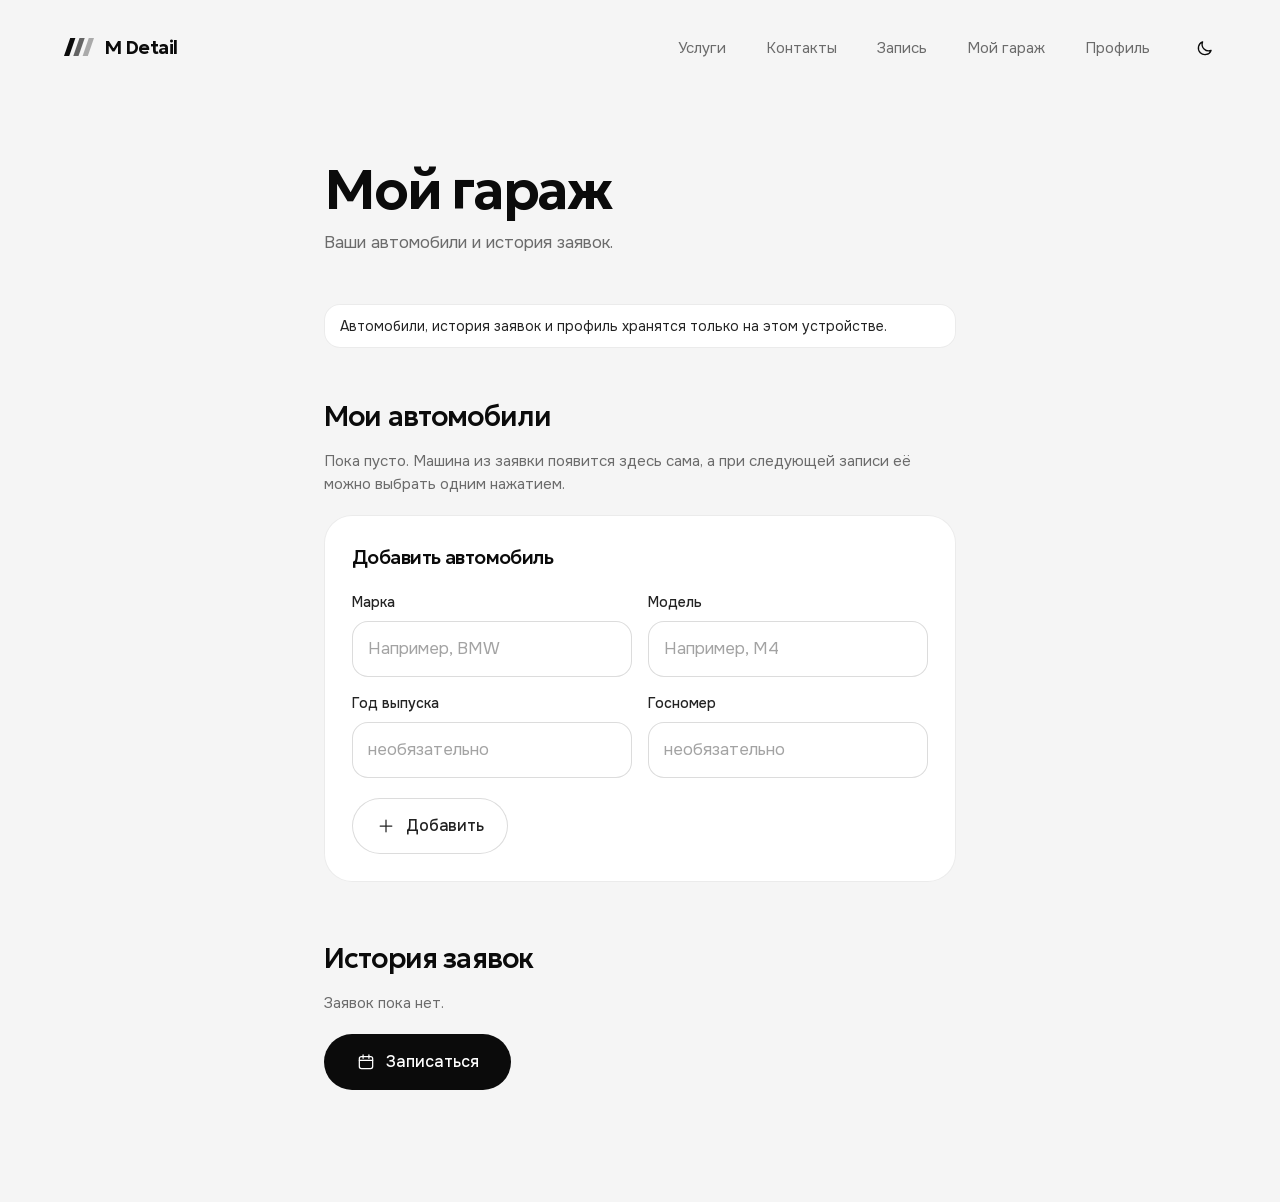
<file: garage/index.html>
<!DOCTYPE html><html lang="ru" class="_8KDLtW_variable GpgOZW_variable antialiased"><head><meta charSet="utf-8"/><meta name="viewport" content="width=device-width, initial-scale=1, viewport-fit=cover"/><link rel="preload" href="/_next/static/media/01d917b2efda642a-s.p.0y1w0k24nk0rl.woff2" as="font" crossorigin="" type="font/woff2"/><link rel="preload" href="/_next/static/media/a30037bada340db0-s.p.1i0-tkhmnd6is.woff2" as="font" crossorigin="" type="font/woff2"/><link rel="preload" href="/_next/static/media/c50b0495a1ff0f08-s.p.2sla2yow9-9p_.woff2" as="font" crossorigin="" type="font/woff2"/><link rel="preload" href="/_next/static/media/f60ca64f6f52eefb-s.p.03a2ea1r26czb.woff2" as="font" crossorigin="" type="font/woff2"/><link rel="stylesheet" href="/_next/static/chunks/2um5owu_9jxay.css" data-precedence="next"/><link rel="preload" as="script" fetchPriority="low" href="/_next/static/chunks/1pcw6gskne7pf.js"/><script src="/_next/static/chunks/2whg2n5r_t_s1.js" async=""></script><script src="/_next/static/chunks/1k6vud4yuzdun.js" async=""></script><script src="/_next/static/chunks/1wt7al7iiuzbs.js" async=""></script><script src="/_next/static/chunks/turbopack-2u1d16houkiyo.js" async=""></script><script src="/_next/static/chunks/2j_1ek12102w8.js" async=""></script><script src="/_next/static/chunks/1e702i_9vq39q.js" async=""></script><script src="/_next/static/chunks/2lgkmhcj4tbax.js" async=""></script><script src="/_next/static/chunks/0y7fb0nxkplo_.js" async=""></script><script src="/_next/static/chunks/0pbfl5uoaufkr.js" async=""></script><script src="/_next/static/chunks/2c4an8momqlkn.js" async=""></script><title>Мой гараж — M Detail</title><meta name="description" content="Ваши автомобили и история заявок."/><meta name="application-name" content="M Detail"/><link rel="manifest" href="/manifest.webmanifest"/><meta name="format-detection" content="telephone=no"/><meta name="mobile-web-app-capable" content="yes"/><meta name="apple-mobile-web-app-title" content="M Detail"/><meta name="apple-mobile-web-app-status-bar-style" content="default"/><link rel="icon" href="/icon.svg?icon.2i-bx4rjk7wer.svg" sizes="any" type="image/svg+xml"/><link rel="apple-touch-icon" href="/apple-icon.png?apple-icon.1ncug-gr4gdi1.png" sizes="180x180" type="image/png"/><meta name="next-size-adjust" content=""/><meta name="theme-color" media="(prefers-color-scheme: light)" content="#f5f5f5"/><meta name="theme-color" media="(prefers-color-scheme: dark)" content="#0a0a0a"/><script>(function(){try{var p=null;try{p=localStorage.getItem("md-theme")}catch(e){}var d=p==="dark"||(p!=="light"&&matchMedia("(prefers-color-scheme: dark)").matches);var t=d?"dark":"light";document.documentElement.dataset.theme=t;var m=document.createElement("meta");m.name="theme-color";m.id="md-theme-color";m.content={"light":"#f5f5f5","dark":"#0a0a0a"}[t];document.head.prepend(m)}catch(e){}})()</script><script src="/_next/static/chunks/0cz1d0mv5g_q7.js" noModule=""></script></head><body class="min-h-svh bg-mist text-graphite"><div hidden=""><!--$--><!--/$--></div><header class="absolute inset-x-0 top-0 z-40 pt-[env(safe-area-inset-top)]"><div class="mx-auto flex h-16 max-w-[1440px] items-center justify-between px-5 lg:h-24 lg:px-16"><a aria-label="M Detail — на главную" class="relative z-50 text-ink" href="/"><span class="inline-flex items-center gap-2.5 "><svg width="30" height="18" viewBox="0 0 30 18" fill="currentColor" aria-hidden="true"><path d="M6.200 0h5.200L5.200 18H0z"></path><path d="M15.500 0h5.200L14.500 18H9.300z" opacity="0.62"></path><path d="M24.800 0H30l-6.200 18h-5.200z" opacity="0.32"></path></svg><span class="font-display text-[19px] font-semibold tracking-[-0.03em]">M Detail</span></span></a><div class="flex items-center gap-1 lg:gap-8"><nav aria-label="Основная навигация" class="hidden items-center gap-10 lg:flex"><a class="text-[15px] transition-colors duration-200 hover:text-ink text-muted" href="/#services">Услуги</a><a class="text-[15px] transition-colors duration-200 hover:text-ink text-muted" href="/#contacts">Контакты</a><a class="text-[15px] transition-colors duration-200 hover:text-ink text-muted" href="/booking/">Запись</a><a class="text-[15px] transition-colors duration-200 hover:text-ink text-muted" href="/garage/">Мой гараж</a><a class="text-[15px] transition-colors duration-200 hover:text-ink text-muted" href="/profile/">Профиль</a></nav><button type="button" data-theme-toggle="true" aria-label="Тёмная тема" class="relative flex size-11 items-center justify-center rounded-full text-ink transition-colors duration-200 hover:bg-ink/[0.06] relative z-50 lg:-mr-2.5"><svg width="21" height="21" viewBox="0 0 24 24" fill="none" stroke="currentColor" stroke-width="1.5" stroke-linecap="round" stroke-linejoin="round" aria-hidden="true" class="transition-transform duration-300 ease-soft dark:hidden"><path d="M19.500 14.200A7.500 7.500 0 0 1 9.800 4.500a7.500 7.500 0 1 0 9.700 9.700z"></path></svg><svg width="22" height="22" viewBox="0 0 24 24" fill="none" stroke="currentColor" stroke-width="1.5" stroke-linecap="round" stroke-linejoin="round" aria-hidden="true" class="hidden transition-transform duration-300 ease-soft dark:block"><circle cx="12" cy="12" r="3.75"></circle><path d="M12 3.5v1.75M12 18.75v1.75M3.5 12h1.75M18.75 12h1.75M5.990 5.990l1.240 1.240M16.770 16.770l1.240 1.240M5.990 18.010l1.240-1.240M16.770 7.230l1.240-1.240"></path></svg></button><button type="button" aria-label="Открыть меню" aria-expanded="false" class="relative z-50 -mr-2 flex size-11 items-center justify-center text-ink lg:hidden"><span class="relative block h-[10px] w-6"><span class="absolute left-0 top-0 h-[1.5px] w-6 rounded-full bg-current transition-transform duration-300 ease-soft "></span><span class="absolute bottom-0 left-0 h-[1.5px] w-6 rounded-full bg-current transition-transform duration-300 ease-soft "></span></span></button></div></div></header><main class="page-enter mx-auto min-h-svh px-5 pb-[calc(env(safe-area-inset-bottom)+128px)] pt-[calc(env(safe-area-inset-top)+92px)] lg:px-16 lg:pb-28 lg:pt-40 max-w-[760px]"><header class="mb-8 lg:mb-12"><h1 class="text-[clamp(28px,8.2vw,36px)] font-semibold leading-[1.04] tracking-[-0.04em] text-ink [overflow-wrap:anywhere] lg:text-[56px]">Мой гараж</h1><p class="mt-3 max-w-[52ch] text-[15.5px] leading-[1.5] text-muted lg:text-[17px]">Ваши автомобили и история заявок.</p></header><p class="mb-10 rounded-2xl bg-white px-4 py-3 text-[14px] leading-[1.45] text-graphite ring-1 ring-inset ring-line lg:mb-12">Автомобили, история заявок и профиль хранятся только на этом устройстве.</p><div aria-busy="true" class="space-y-2.5"><div class="h-20 rounded-[22px] bg-graphite/[0.05]"></div><div class="h-20 rounded-[22px] bg-graphite/[0.05]"></div></div></main><!--$--><!--/$--><nav aria-label="Разделы приложения" class="fixed inset-x-3 bottom-[var(--nav-bottom)] z-30 transition-[transform,opacity] duration-200 ease-out motion-reduce:transition-none lg:hidden "><div data-glass="on" class="nav-track relative mx-auto h-16 max-w-[440px] touch-none select-none"><span aria-hidden="true" class="pointer-events-none absolute inset-0 rounded-full glass-bar" style="clip-path:none"></span><ul class="relative grid h-full grid-cols-4 items-center p-1" style="clip-path:none"><li><a draggable="false" class="flex h-14 flex-col items-center justify-center gap-1 rounded-full text-muted" href="/"><svg width="23" height="23" viewBox="0 0 24 24" fill="none" stroke="currentColor" stroke-width="1.5" stroke-linecap="round" stroke-linejoin="round" aria-hidden="true"><path d="M4 10.5 12 4l8 6.5V19a1 1 0 0 1-1 1h-4.5v-5.5h-5V20H5a1 1 0 0 1-1-1z"></path></svg><span class="text-[11px] font-medium leading-none tracking-[-0.01em]">Главная</span></a></li><li><a draggable="false" class="flex h-14 flex-col items-center justify-center gap-1 rounded-full text-muted" href="/booking/"><svg width="23" height="23" viewBox="0 0 24 24" fill="none" stroke="currentColor" stroke-width="1.5" stroke-linecap="round" stroke-linejoin="round" aria-hidden="true"><rect x="4" y="5.5" width="16" height="14.5" rx="2.5"></rect><path d="M4 10h16M8.5 3.5v4M15.5 3.5v4"></path></svg><span class="text-[11px] font-medium leading-none tracking-[-0.01em]">Запись</span></a></li><li><a aria-current="page" draggable="false" class="flex h-14 flex-col items-center justify-center gap-1 rounded-full text-muted" href="/garage/"><svg width="23" height="23" viewBox="0 0 24 24" fill="none" stroke="currentColor" stroke-width="1.5" stroke-linecap="round" stroke-linejoin="round" aria-hidden="true"><path d="M3.5 12.5 5.6 7.6a2 2 0 0 1 1.8-1.1h9.2a2 2 0 0 1 1.8 1.1l2.1 4.9"></path><rect x="3.5" y="12.5" width="17" height="5" rx="1.5"></rect><path d="M5.5 17.5v2M18.5 17.5v2M7 15h1.5M15.5 15H17"></path></svg><span class="text-[11px] font-medium leading-none tracking-[-0.01em]">Гараж</span></a></li><li><a draggable="false" class="flex h-14 flex-col items-center justify-center gap-1 rounded-full text-muted" href="/profile/"><svg width="23" height="23" viewBox="0 0 24 24" fill="none" stroke="currentColor" stroke-width="1.5" stroke-linecap="round" stroke-linejoin="round" aria-hidden="true"><circle cx="12" cy="8.5" r="3.5"></circle><path d="M5 20c.6-3.4 3.4-5.5 7-5.5s6.4 2.1 7 5.5"></path></svg><span class="text-[11px] font-medium leading-none tracking-[-0.01em]">Профиль</span></a></li></ul><span aria-hidden="true" data-lens="true" class="pointer-events-none absolute bottom-1 left-1 top-1 w-[calc((100%-8px)/4)]" style="transform:translateX(200%)"><span class="glass-lens-shadow absolute inset-0 rounded-full" style="opacity:0"></span><span class="absolute inset-0 overflow-hidden rounded-full"><span class="glass-lens-rest absolute inset-0 rounded-full" style="opacity:1"></span><span class="glass-lens-clear absolute inset-0 rounded-full" style="opacity:0"></span><span class="absolute inset-y-0 left-0 grid w-[400%] grid-cols-4 items-center text-ink" style="transform:translateX(-50%)"><span class="flex h-14 flex-col items-center justify-center gap-1"><svg width="23" height="23" viewBox="0 0 24 24" fill="none" stroke="currentColor" stroke-width="1.5" stroke-linecap="round" stroke-linejoin="round" aria-hidden="true"><path d="M4 10.5 12 4l8 6.5V19a1 1 0 0 1-1 1h-4.5v-5.5h-5V20H5a1 1 0 0 1-1-1z"></path></svg><span class="text-[11px] font-medium leading-none tracking-[-0.01em]">Главная</span></span><span class="flex h-14 flex-col items-center justify-center gap-1"><svg width="23" height="23" viewBox="0 0 24 24" fill="none" stroke="currentColor" stroke-width="1.5" stroke-linecap="round" stroke-linejoin="round" aria-hidden="true"><rect x="4" y="5.5" width="16" height="14.5" rx="2.5"></rect><path d="M4 10h16M8.5 3.5v4M15.5 3.5v4"></path></svg><span class="text-[11px] font-medium leading-none tracking-[-0.01em]">Запись</span></span><span class="flex h-14 flex-col items-center justify-center gap-1"><svg width="23" height="23" viewBox="0 0 24 24" fill="none" stroke="currentColor" stroke-width="1.5" stroke-linecap="round" stroke-linejoin="round" aria-hidden="true"><path d="M3.5 12.5 5.6 7.6a2 2 0 0 1 1.8-1.1h9.2a2 2 0 0 1 1.8 1.1l2.1 4.9"></path><rect x="3.5" y="12.5" width="17" height="5" rx="1.5"></rect><path d="M5.5 17.5v2M18.5 17.5v2M7 15h1.5M15.5 15H17"></path></svg><span class="text-[11px] font-medium leading-none tracking-[-0.01em]">Гараж</span></span><span class="flex h-14 flex-col items-center justify-center gap-1"><svg width="23" height="23" viewBox="0 0 24 24" fill="none" stroke="currentColor" stroke-width="1.5" stroke-linecap="round" stroke-linejoin="round" aria-hidden="true"><circle cx="12" cy="8.5" r="3.5"></circle><path d="M5 20c.6-3.4 3.4-5.5 7-5.5s6.4 2.1 7 5.5"></path></svg><span class="text-[11px] font-medium leading-none tracking-[-0.01em]">Профиль</span></span></span><span class="glass-lens-rim absolute inset-0 rounded-full" style="opacity:0"></span></span></span></div></nav><div role="status" aria-live="polite" class="pointer-events-none fixed inset-x-0 bottom-[calc(var(--nav-bottom)+94px)] z-50 flex justify-center px-4 lg:bottom-10"></div><div role="status" aria-live="polite" class="pointer-events-none fixed inset-x-0 top-[calc(env(safe-area-inset-top)+12px)] z-[60] flex justify-center px-4"></div><div class="pointer-events-none fixed inset-x-0 bottom-[calc(var(--nav-bottom)+82px)] z-[55] flex justify-center px-3 lg:bottom-8"></div><script id="_R_">(globalThis["TURBOPACK"] || (globalThis["TURBOPACK"] = [])).push({"otherChunks":["static/chunks/1pcw6gskne7pf.js","static/chunks/2whg2n5r_t_s1.js","static/chunks/1k6vud4yuzdun.js","static/chunks/1wt7al7iiuzbs.js"],"runtimeModuleIds":[94553]});</script><script src="/_next/static/chunks/1pcw6gskne7pf.js" async=""></script><script>(self.__next_f=self.__next_f||[]).push([0])</script><script>self.__next_f.push([1,"1:\"$Sreact.fragment\"\n2:\"/_next/static/chunks/2j_1ek12102w8.js\"\n3:\"/_next/static/chunks/1e702i_9vq39q.js\"\n4:\"/_next/static/chunks/2lgkmhcj4tbax.js\"\n5:I[45745,[\"$2\",\"$3\",\"$4\"],\"Header\"]\n6:I[39756,[\"$2\",\"$3\",\"$4\"],\"default\"]\n7:\"/_next/static/chunks/0y7fb0nxkplo_.js\"\n8:I[58298,[\"$2\",\"$3\",\"$4\",\"$7\"],\"default\"]\n9:I[37457,[\"$2\",\"$3\",\"$4\"],\"default\"]\na:I[50417,[\"$2\",\"$3\",\"$4\"],\"BottomNav\"]\nb:I[85807,[\"$2\",\"$3\",\"$4\"],\"SoonToast\"]\nc:I[30869,[\"$2\",\"$3\",\"$4\"],\"ThemeSync\"]\nd:I[92766,[\"$2\",\"$3\",\"$4\"],\"PwaRegister\"]\ne:I[53985,[\"$2\",\"$3\",\"$4\"],\"AppStatus\"]\n12:\"/_next/static/chunks/0pbfl5uoaufkr.js\"\n13:\"/_next/static/chunks/2c4an8momqlkn.js\"\n14:I[3412,[\"$2\",\"$3\",\"$4\",\"$12\",\"$13\"],\"GarageContent\"]\n15:I[97367,[\"$2\",\"$3\",\"$4\"],\"OutletBoundary\"]\n17:\"ViewportBoundary\"\n18:I[97367,[\"$2\",\"$3\",\"$4\"],\"$17\"]\n1a:\"MetadataBoundary\"\n1b:I[97367,[\"$2\",\"$3\",\"$4\"],\"$1a\"]\n1c:\"$Sreact.suspense\"\n1e:I[68027,[\"$2\",\"$3\",\"$4\"],\"default\",1]\n:HL[\"/_next/static/chunks/2um5owu_9jxay.css\",\"style\"]\n:HL[\"/_next/static/media/01d917b2efda642a-s.p.0y1w0k24nk0rl.woff2\",\"font\",{\"crossOrigin\":\"\",\"type\":\"font/woff2\"}]\n:HL[\"/_next/static/media/a30037bada340db0-s.p.1i0-tkhmnd6is.woff2\",\"font\",{\"crossOrigin\":\"\",\"type\":\"font/woff2\"}]\n:HL[\"/_next/static/media/c50b0495a1ff0f08-s.p.2sla2yow9-9p_.woff2\",\"font\",{\"crossOrigin\":\"\",\"type\":\"font/woff2\"}]\n:HL[\"/_next/static/media/f60ca64f6f52eefb-s.p.03a2ea1r26czb.woff2\",\"font\",{\"crossOrigin\":\"\",\"type\":\"font/woff2\"}]\n10:X\n11:[[\"children\",{\"s\":\"__PAGE__\",\"h\":512,\"d\":{\"r\":[\"$\",\"$1\",\"c\",{\"children\":[[\"$\",\"main\",null,{\"className\":\"page-enter mx-auto min-h-svh px-5 pb-[calc(env(safe-area-inset-bottom)+128px)] pt-[calc(env(safe-area-inset-top)+92px)] lg:px-16 lg:pb-28 lg:pt-40 max-w-[760px]\",\"children\":[[\"$\",\"header\",null,{\"className\":\"mb-8 lg:mb-12\",\"children\":[[\"$\",\"h1\",null,{\"className\":\"text-[clamp(28px,8.2vw,36px)] font-semibold leading-[1.04] tracking-[-0.04em] text-ink [overflow-wrap:anywhere] lg:text-[56px]\",\"children\":\"Мой гараж\"}],[\"$\",\"p\",null,{\"className\":\"mt-3 max-w-[52ch] text-[15.5px] leading-[1.5] text-muted lg:text-[17px]\",\"children\":\"Ваши автомобили и история заявок.\"}]]}],[\"$\",\"p\",null,{\"className\":\"mb-10 rounded-2xl bg-white px-4 py-3 text-[14px] leading-[1.45] text-graphite ring-1 ring-inset ring-line lg:mb-12\",\"children\":\"Автомобили, история заявок и профиль хранятся только на этом устройстве.\"}],[\"$\",\"$L14\",null,{}]]}],[[\"$\",\"script\",\"script-0\",{\"src\":\"/_next/static/chunks/0pbfl5uoaufkr.js\",\"async\":true,\"nonce\":\"$undefined\"}],[\"$\",\"script\",\"script-1\",{\"src\":\"/_next/static/chunks/2c4an8momqlkn.js\",\"async\":true,\"nonce\":\"$undefined\"}]],[\"$\",\"$L15\",null,{\"children\":\"$L16\"}]]}],\"p\":false,\"v\":null}}]]\nf:[[\"children\",{\"s\":\"garage\",\"h\":512,\"d\":{\"r\":[\"$\",\"$1\",\"c\",{\"children\":[null,[\"$\",\"$L6\",null,{\"parallelRouterKey\":\"children\",\"error\":\"$undefined\",\"errorStyles\":\"$undefined\",\"errorScripts\":\"$undefined\",\"template\":[\"$\",\"$L9\",null,{}],\"templateStyles\":\"$undefined\",\"templateScripts\":\"$undefined\",\"notFound\":\"$undefined\",\"forbidden\":\"$undefined\",\"unauthorized\":\"$undefined\"}]]}],\"p\":false,\"v\":\"$10\"},\"c\":\"$Q11\"}]]\n0:{\"P\":null,\"c\":[\"\",\"garage\",\"\"],\"q\":\"\",\"i\":false,\"t\":{\"t\":{\"s\":\"\",\"h\":528,\"d\":{\"r\":[\"$\",\"$1\",\"c\",{\"children\":[[[\"$\",\"link\",\"0\",{\"rel\":\"stylesheet\",\"href\":\"/_next/static/chunks/2um5owu_9jxay.css\",\"precedence\":\"next\",\"crossOrigin\":\"$undefined\",\"nonce\":\"$undefined\"}],[\"$\",\"script\",\"script-0\",{\"src\":\"/_next/static/chunks/2j_1ek12102w8.js\",\"async\":true,\"nonce\":\"$undefined\"}],[\"$\",\"script\",\"script-1\",{\"src\":\"/_next/static/chunks/1e702i_9vq39q.js\",\"async\":true,\"nonce\":\"$undefined\"}],[\"$\",\"script\",\"script-2\",{\"src\":\"/_next/static/chunks/2lgkmhcj4tbax.js\",\"async\":true,\"nonce\":\"$undefined\"}]],[\"$\",\"html\",null,{\"lang\":\"ru\",\"className\":\"_8KDLtW_variable GpgOZW_variable antialiased\",\"suppressHydrationWarning\":true,\"children\":[[\"$\",\"head\",null,{\"children\":[[\"$\",\"script\",null,{\"dangerouslySetInnerHTML\":{\"__html\":\"(function(){try{var p=null;try{p=localStorage.getItem(\\\"md-theme\\\")}catch(e){}var d=p===\\\"dark\\\"||(p!==\\\"light\\\"\u0026\u0026matchMedia(\\\"(prefers-color-scheme: dark)\\\").matches);var t=d?\\\"dark\\\":\\\"light\\\";document.documentElement.dataset.theme=t;var m=document.createElement(\\\"meta\\\");m.name=\\\"theme-color\\\";m.id=\\\"md-theme-color\\\";m.content={\\\"light\\\":\\\"#f5f5f5\\\",\\\"dark\\\":\\\"#0a0a0a\\\"}[t];document.head.prepend(m)}catch(e){}})()\"}}],[\"$\",\"meta\",null,{\"name\":\"theme-color\",\"media\":\"(prefers-color-scheme: light)\",\"content\":\"#f5f5f5\"}],[\"$\",\"meta\",null,{\"name\":\"theme-color\",\"media\":\"(prefers-color-scheme: dark)\",\"content\":\"#0a0a0a\"}]]}],[\"$\",\"body\",null,{\"className\":\"min-h-svh bg-mist text-graphite\",\"children\":[[\"$\",\"$L5\",null,{}],[\"$\",\"$L6\",null,{\"parallelRouterKey\":\"children\",\"error\":\"$8\",\"errorStyles\":[],\"errorScripts\":[[\"$\",\"script\",\"script-0\",{\"src\":\"/_next/static/chunks/0y7fb0nxkplo_.js\",\"async\":true,\"nonce\":\"$undefined\"}]],\"template\":[\"$\",\"$L9\",null,{}],\"templateStyles\":\"$undefined\",\"templateScripts\":\"$undefined\",\"notFound\":[[[\"$\",\"title\",null,{\"children\":\"404: This page could not be found.\"}],[\"$\",\"div\",null,{\"style\":{\"fontFamily\":\"system-ui,\\\"Segoe UI\\\",Roboto,Helvetica,Arial,sans-serif,\\\"Apple Color Emoji\\\",\\\"Segoe UI Emoji\\\"\",\"height\":\"100vh\",\"textAlign\":\"center\",\"display\":\"flex\",\"flexDirection\":\"column\",\"alignItems\":\"center\",\"justifyContent\":\"center\"},\"children\":[\"$\",\"div\",null,{\"children\":[[\"$\",\"style\",null,{\"dangerouslySetInnerHTML\":{\"__html\":\"body{color:#000;background:#fff;margin:0}.next-error-h1{border-right:1px solid rgba(0,0,0,.3)}@media (prefers-color-scheme:dark){body{color:#fff;background:#000}.next-error-h1{border-right:1px solid rgba(255,255,255,.3)}}\"}}],[\"$\",\"h1\",null,{\"className\":\"next-error-h1\",\"style\":{\"display\":\"inline-block\",\"margin\":\"0 20px 0 0\",\"padding\":\"0 23px 0 0\",\"fontSize\":24,\"fontWeight\":500,\"verticalAlign\":\"top\",\"lineHeight\":\"49px\"},\"children\":404}],[\"$\",\"div\",null,{\"style\":{\"display\":\"inline-block\"},\"children\":[\"$\",\"h2\",null,{\"style\":{\"fontSize\":14,\"fontWeight\":400,\"lineHeight\":\"49px\",\"margin\":0},\"children\":\"This page could not be found.\"}]}]]}]}]],[]],\"forbidden\":\"$undefined\",\"unauthorized\":\"$undefined\"}],[\"$\",\"$La\",null,{}],[\"$\",\"$Lb\",null,{}],[\"$\",\"$Lc\",null,{}],[\"$\",\"$Ld\",null,{}],[\"$\",\"$Le\",null,{}]]}]]}]]}],\"p\":false,\"v\":null},\"c\":\"$Qf\"},\"h\":{\"r\":[\"$\",\"$1\",\"h\",{\"children\":[null,[\"$\",\"$L18\",null,{\"children\":\"$L19\"}],[\"$\",\"$L1b\",null,{\"children\":[[\"$\",\"div\",null,{\"hidden\":true,\"children\":[\"$\",\"$1c\",null,{\"name\":\"Next.Metadata\",\"children\":\"$L1d\"}]}],null]}],[\"$\",\"meta\",null,{\"name\":\"next-size-adjust\",\"content\":\"\"}]]}],\"p\":false,\"v\":null}},\"m\":\"$undefined\",\"G\":[\"$1e\",[[\"$\",\"link\",\"0\",{\"rel\":\"stylesheet\",\"href\":\"/_next/static/chunks/2um5owu_9jxay.css\",\"precedence\":\"next\",\"crossOrigin\":\"$undefined\",\"nonce\":\"$undefined\"}]]],\"S\":true,\"r\":\"$undefined\",\"s\":\"$undefined\",\"a\":\"$undefined\",\"l\":\"$undefined\",\"p\":\"$undefined\",\"d\":\"$undefined\",\"b\":\"YYYZPLO8uycNK0-vFa6gb\"}\n10:C\n16:[\"$\",\"$1c\",null,{\"name\":\"Next.MetadataOutlet\",\"children\":\"$@1f\"}]\n19:[[\"$\",\"meta\",\"0\",{\"charSet\":\"utf-8\"}],[\"$\",\"meta\",\"1\",{\"name\":\"viewport\",\"content\":\"width=device-width, initial-scale=1, viewport-fit=cover\"}]]\n20:I[27201,[\"$2\",\"$3\",\"$4\"],\"IconMark\"]\n1f:null\n1d:[[\"$\",\"title\",\"0\",{\"children\":\"Мой гараж — M Detail\"}],[\"$\",\"meta\",\"1\",{\"name\":\"description\",\"content\":\"Ваши автомобили и история заявок.\"}],[\"$\",\"meta\",\"2\",{\"name\":\"application-name\",\"content\":\"M Detail\"}],[\"$\",\"link\",\"3\",{\"rel\":\"manifest\",\"href\":\"/manifest.webmanifest\",\"crossOrigin\":\"$undefined\"}],[\"$\",\"meta\",\"4\",{\"name\":\"format-detection\",\"content\":\"telephone=no\"}],[\"$\",\"meta\",\"5\",{\"name\":\"mobile-web-app-capable\",\"content\":\"yes\"}],[\"$\",\"meta\",\"6\",{\"name\":\"apple-mobile-web-app-title\",\"content\":\"M Detail\"}],[\"$\",\"meta\",\"7\",{\"name\":\"apple-mobile-web-app-status-bar-style\",\"content\":\"default\"}],[\"$\",\"link\",\"8\",{\"rel\":\"icon\",\"href\":\"/icon.svg?icon.2i-bx4rjk7wer.svg\",\"sizes\":\"any\",\"type\":\"image/svg+xml\"}],[\"$\",\"link\",\"9\",{\"rel\":\"apple-touch-icon\",\"href\":\"/apple-icon.png?apple-icon.1ncug-gr4gdi1.png\",\"sizes\":\"180x180\",\"type\":\"image/png\"}],[\"$\",\"$L20\",\"10\",{}]]\n"])</script></body></html>
</file>
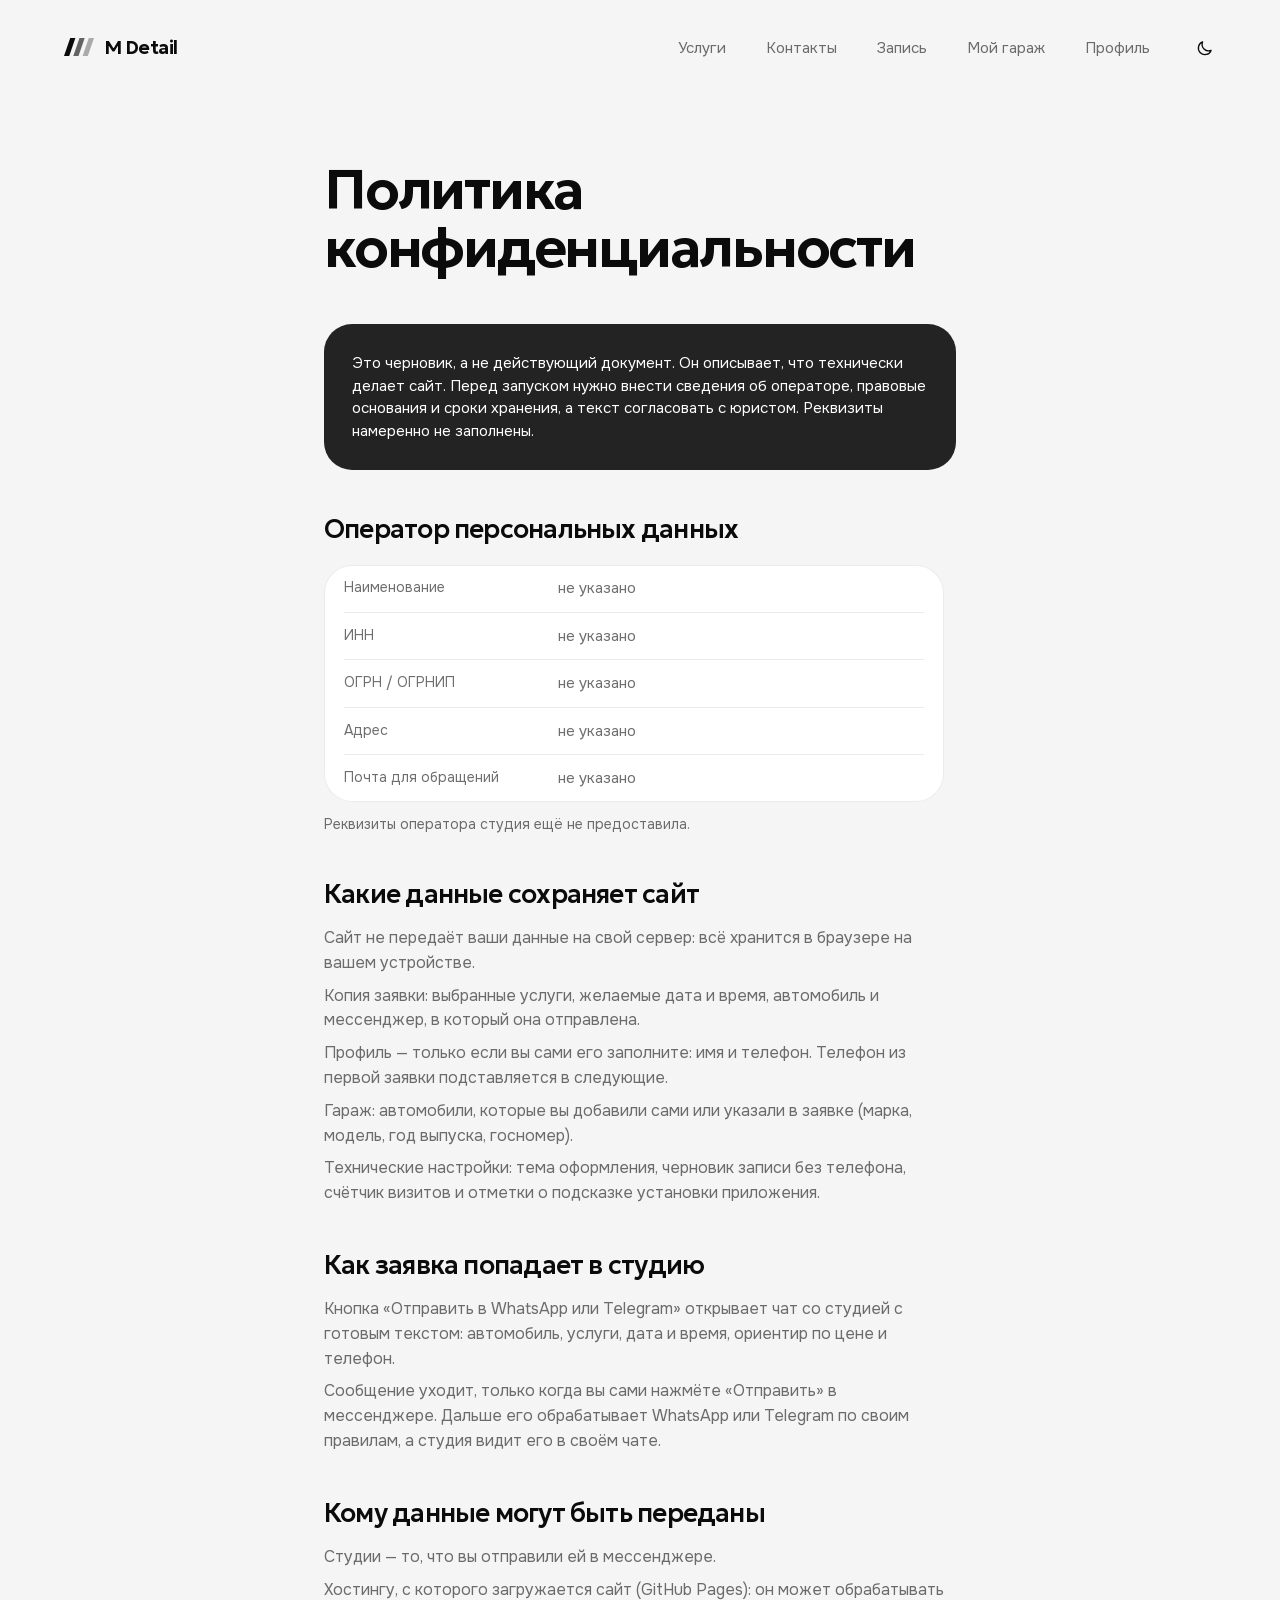
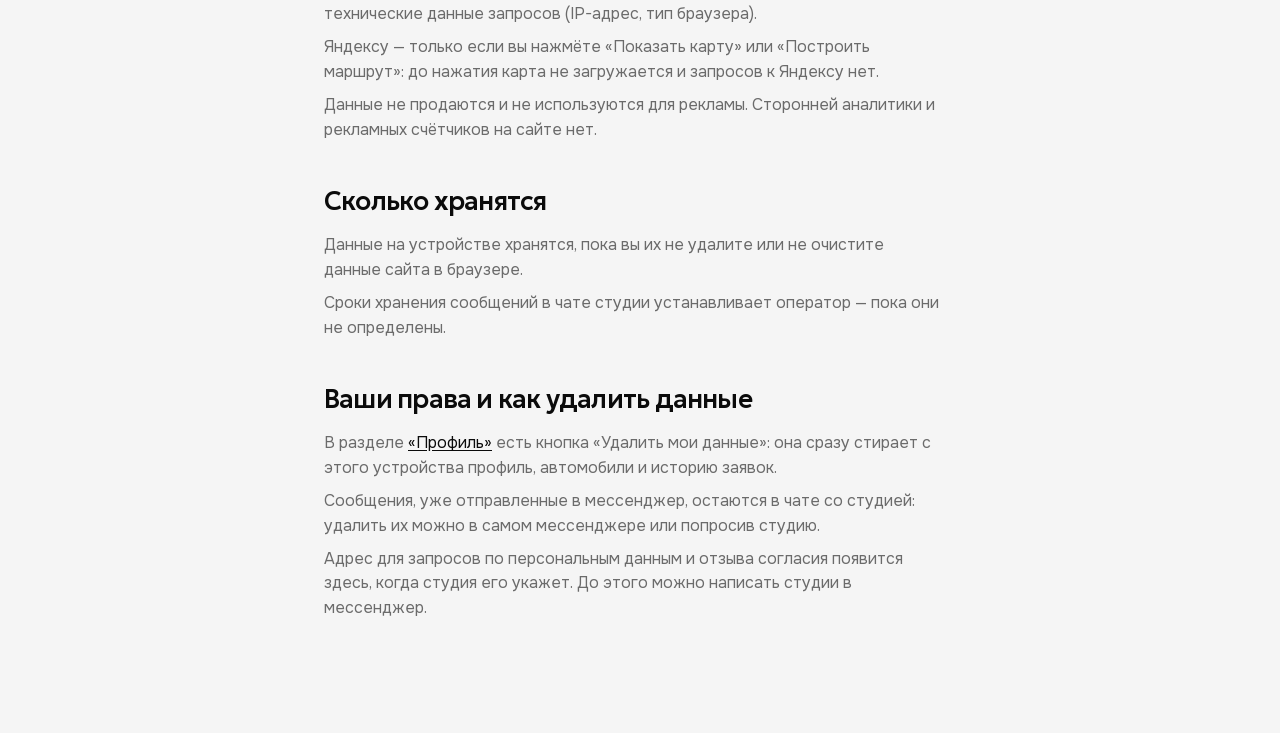
<file: privacy/index.html>
<!DOCTYPE html><html lang="ru" class="_8KDLtW_variable GpgOZW_variable antialiased"><head><meta charSet="utf-8"/><meta name="viewport" content="width=device-width, initial-scale=1, viewport-fit=cover"/><link rel="preload" href="/_next/static/media/01d917b2efda642a-s.p.0y1w0k24nk0rl.woff2" as="font" crossorigin="" type="font/woff2"/><link rel="preload" href="/_next/static/media/a30037bada340db0-s.p.1i0-tkhmnd6is.woff2" as="font" crossorigin="" type="font/woff2"/><link rel="preload" href="/_next/static/media/c50b0495a1ff0f08-s.p.2sla2yow9-9p_.woff2" as="font" crossorigin="" type="font/woff2"/><link rel="preload" href="/_next/static/media/f60ca64f6f52eefb-s.p.03a2ea1r26czb.woff2" as="font" crossorigin="" type="font/woff2"/><link rel="stylesheet" href="/_next/static/chunks/2um5owu_9jxay.css" data-precedence="next"/><link rel="preload" as="script" fetchPriority="low" href="/_next/static/chunks/1pcw6gskne7pf.js"/><script src="/_next/static/chunks/2whg2n5r_t_s1.js" async=""></script><script src="/_next/static/chunks/1k6vud4yuzdun.js" async=""></script><script src="/_next/static/chunks/1wt7al7iiuzbs.js" async=""></script><script src="/_next/static/chunks/turbopack-2u1d16houkiyo.js" async=""></script><script src="/_next/static/chunks/2j_1ek12102w8.js" async=""></script><script src="/_next/static/chunks/1e702i_9vq39q.js" async=""></script><script src="/_next/static/chunks/2lgkmhcj4tbax.js" async=""></script><script src="/_next/static/chunks/0y7fb0nxkplo_.js" async=""></script><title>Политика конфиденциальности — M Detail</title><meta name="description" content="Мойка, химчистка, полировка и защитные покрытия. Запись за три шага, без регистрации."/><meta name="application-name" content="M Detail"/><link rel="manifest" href="/manifest.webmanifest"/><meta name="robots" content="noindex"/><meta name="format-detection" content="telephone=no"/><meta name="mobile-web-app-capable" content="yes"/><meta name="apple-mobile-web-app-title" content="M Detail"/><meta name="apple-mobile-web-app-status-bar-style" content="default"/><link rel="icon" href="/icon.svg?icon.2i-bx4rjk7wer.svg" sizes="any" type="image/svg+xml"/><link rel="apple-touch-icon" href="/apple-icon.png?apple-icon.1ncug-gr4gdi1.png" sizes="180x180" type="image/png"/><meta name="next-size-adjust" content=""/><meta name="theme-color" media="(prefers-color-scheme: light)" content="#f5f5f5"/><meta name="theme-color" media="(prefers-color-scheme: dark)" content="#0a0a0a"/><script>(function(){try{var p=null;try{p=localStorage.getItem("md-theme")}catch(e){}var d=p==="dark"||(p!=="light"&&matchMedia("(prefers-color-scheme: dark)").matches);var t=d?"dark":"light";document.documentElement.dataset.theme=t;var m=document.createElement("meta");m.name="theme-color";m.id="md-theme-color";m.content={"light":"#f5f5f5","dark":"#0a0a0a"}[t];document.head.prepend(m)}catch(e){}})()</script><script src="/_next/static/chunks/0cz1d0mv5g_q7.js" noModule=""></script></head><body class="min-h-svh bg-mist text-graphite"><div hidden=""><!--$--><!--/$--></div><header class="absolute inset-x-0 top-0 z-40 pt-[env(safe-area-inset-top)]"><div class="mx-auto flex h-16 max-w-[1440px] items-center justify-between px-5 lg:h-24 lg:px-16"><a aria-label="M Detail — на главную" class="relative z-50 text-ink" href="/"><span class="inline-flex items-center gap-2.5 "><svg width="30" height="18" viewBox="0 0 30 18" fill="currentColor" aria-hidden="true"><path d="M6.200 0h5.200L5.200 18H0z"></path><path d="M15.500 0h5.200L14.500 18H9.300z" opacity="0.62"></path><path d="M24.800 0H30l-6.200 18h-5.200z" opacity="0.32"></path></svg><span class="font-display text-[19px] font-semibold tracking-[-0.03em]">M Detail</span></span></a><div class="flex items-center gap-1 lg:gap-8"><nav aria-label="Основная навигация" class="hidden items-center gap-10 lg:flex"><a class="text-[15px] transition-colors duration-200 hover:text-ink text-muted" href="/#services">Услуги</a><a class="text-[15px] transition-colors duration-200 hover:text-ink text-muted" href="/#contacts">Контакты</a><a class="text-[15px] transition-colors duration-200 hover:text-ink text-muted" href="/booking/">Запись</a><a class="text-[15px] transition-colors duration-200 hover:text-ink text-muted" href="/garage/">Мой гараж</a><a class="text-[15px] transition-colors duration-200 hover:text-ink text-muted" href="/profile/">Профиль</a></nav><button type="button" data-theme-toggle="true" aria-label="Тёмная тема" class="relative flex size-11 items-center justify-center rounded-full text-ink transition-colors duration-200 hover:bg-ink/[0.06] relative z-50 lg:-mr-2.5"><svg width="21" height="21" viewBox="0 0 24 24" fill="none" stroke="currentColor" stroke-width="1.5" stroke-linecap="round" stroke-linejoin="round" aria-hidden="true" class="transition-transform duration-300 ease-soft dark:hidden"><path d="M19.500 14.200A7.500 7.500 0 0 1 9.800 4.500a7.500 7.500 0 1 0 9.700 9.700z"></path></svg><svg width="22" height="22" viewBox="0 0 24 24" fill="none" stroke="currentColor" stroke-width="1.5" stroke-linecap="round" stroke-linejoin="round" aria-hidden="true" class="hidden transition-transform duration-300 ease-soft dark:block"><circle cx="12" cy="12" r="3.75"></circle><path d="M12 3.5v1.75M12 18.75v1.75M3.5 12h1.75M18.75 12h1.75M5.990 5.990l1.240 1.240M16.770 16.770l1.240 1.240M5.990 18.010l1.240-1.240M16.770 7.230l1.240-1.240"></path></svg></button><button type="button" aria-label="Открыть меню" aria-expanded="false" class="relative z-50 -mr-2 flex size-11 items-center justify-center text-ink lg:hidden"><span class="relative block h-[10px] w-6"><span class="absolute left-0 top-0 h-[1.5px] w-6 rounded-full bg-current transition-transform duration-300 ease-soft "></span><span class="absolute bottom-0 left-0 h-[1.5px] w-6 rounded-full bg-current transition-transform duration-300 ease-soft "></span></span></button></div></div></header><main class="page-enter mx-auto min-h-svh px-5 pb-[calc(env(safe-area-inset-bottom)+128px)] pt-[calc(env(safe-area-inset-top)+92px)] lg:px-16 lg:pb-28 lg:pt-40 max-w-[760px]"><header class="mb-8 lg:mb-12"><h1 class="text-[clamp(28px,8.2vw,36px)] font-semibold leading-[1.04] tracking-[-0.04em] text-ink [overflow-wrap:anywhere] lg:text-[56px]">Политика конфиденциальности</h1></header><p class="tone-fixed rounded-card bg-graphite p-5 text-[15px] leading-[1.5] text-white lg:p-7">Это черновик, а не действующий документ. Он описывает, что технически делает сайт. Перед запуском нужно внести сведения об операторе, правовые основания и сроки хранения, а текст согласовать с юристом. Реквизиты намеренно не заполнены.</p><section class="mt-10" aria-labelledby="operator-title"><h2 id="operator-title" class="text-[22px] font-medium tracking-[-0.03em] text-ink lg:text-[26px]">Оператор персональных данных</h2><dl class="mt-4 max-w-[62ch] divide-y divide-line rounded-card bg-white px-5 ring-1 ring-inset ring-line"><div class="flex flex-col gap-0.5 py-3 sm:flex-row sm:gap-6"><dt class="text-[14px] text-muted sm:w-[190px] sm:shrink-0">Наименование</dt><dd class="text-[15px] text-ink"><span class="text-muted">не указано</span></dd></div><div class="flex flex-col gap-0.5 py-3 sm:flex-row sm:gap-6"><dt class="text-[14px] text-muted sm:w-[190px] sm:shrink-0">ИНН</dt><dd class="text-[15px] text-ink"><span class="text-muted">не указано</span></dd></div><div class="flex flex-col gap-0.5 py-3 sm:flex-row sm:gap-6"><dt class="text-[14px] text-muted sm:w-[190px] sm:shrink-0">ОГРН / ОГРНИП</dt><dd class="text-[15px] text-ink"><span class="text-muted">не указано</span></dd></div><div class="flex flex-col gap-0.5 py-3 sm:flex-row sm:gap-6"><dt class="text-[14px] text-muted sm:w-[190px] sm:shrink-0">Адрес</dt><dd class="text-[15px] text-ink"><span class="text-muted">не указано</span></dd></div><div class="flex flex-col gap-0.5 py-3 sm:flex-row sm:gap-6"><dt class="text-[14px] text-muted sm:w-[190px] sm:shrink-0">Почта для обращений</dt><dd class="text-[15px] text-ink"><span class="text-muted">не указано</span></dd></div></dl><p class="mt-3 max-w-[62ch] text-[14px] leading-[1.5] text-muted">Реквизиты оператора студия ещё не предоставила.</p></section><div class="mt-10 space-y-10"><section><h2 class="text-[22px] font-medium tracking-[-0.03em] text-ink lg:text-[26px]">Какие данные сохраняет сайт</h2><ul class="mt-3 space-y-2"><li class="max-w-[62ch] text-[16px] leading-[1.55] text-muted">Сайт не передаёт ваши данные на свой сервер: всё хранится в браузере на вашем устройстве.</li><li class="max-w-[62ch] text-[16px] leading-[1.55] text-muted">Копия заявки: выбранные услуги, желаемые дата и время, автомобиль и мессенджер, в который она отправлена.</li><li class="max-w-[62ch] text-[16px] leading-[1.55] text-muted">Профиль — только если вы сами его заполните: имя и телефон. Телефон из первой заявки подставляется в следующие.</li><li class="max-w-[62ch] text-[16px] leading-[1.55] text-muted">Гараж: автомобили, которые вы добавили сами или указали в заявке (марка, модель, год выпуска, госномер).</li><li class="max-w-[62ch] text-[16px] leading-[1.55] text-muted">Технические настройки: тема оформления, черновик записи без телефона, счётчик визитов и отметки о подсказке установки приложения.</li></ul></section><section><h2 class="text-[22px] font-medium tracking-[-0.03em] text-ink lg:text-[26px]">Как заявка попадает в студию</h2><ul class="mt-3 space-y-2"><li class="max-w-[62ch] text-[16px] leading-[1.55] text-muted">Кнопка «Отправить в WhatsApp или Telegram» открывает чат со студией с готовым текстом: автомобиль, услуги, дата и время, ориентир по цене и телефон.</li><li class="max-w-[62ch] text-[16px] leading-[1.55] text-muted">Сообщение уходит, только когда вы сами нажмёте «Отправить» в мессенджере. Дальше его обрабатывает WhatsApp или Telegram по своим правилам, а студия видит его в своём чате.</li></ul></section><section><h2 class="text-[22px] font-medium tracking-[-0.03em] text-ink lg:text-[26px]">Кому данные могут быть переданы</h2><ul class="mt-3 space-y-2"><li class="max-w-[62ch] text-[16px] leading-[1.55] text-muted">Студии — то, что вы отправили ей в мессенджере.</li><li class="max-w-[62ch] text-[16px] leading-[1.55] text-muted">Хостингу, с которого загружается сайт (GitHub Pages): он может обрабатывать технические данные запросов (IP-адрес, тип браузера).</li><li class="max-w-[62ch] text-[16px] leading-[1.55] text-muted">Яндексу — только если вы нажмёте «Показать карту» или «Построить маршрут»: до нажатия карта не загружается и запросов к Яндексу нет.</li><li class="max-w-[62ch] text-[16px] leading-[1.55] text-muted">Данные не продаются и не используются для рекламы. Сторонней аналитики и рекламных счётчиков на сайте нет.</li></ul></section><section><h2 class="text-[22px] font-medium tracking-[-0.03em] text-ink lg:text-[26px]">Сколько хранятся</h2><ul class="mt-3 space-y-2"><li class="max-w-[62ch] text-[16px] leading-[1.55] text-muted">Данные на устройстве хранятся, пока вы их не удалите или не очистите данные сайта в браузере.</li><li class="max-w-[62ch] text-[16px] leading-[1.55] text-muted">Сроки хранения сообщений в чате студии устанавливает оператор — пока они не определены.</li></ul></section><section><h2 class="text-[22px] font-medium tracking-[-0.03em] text-ink lg:text-[26px]">Ваши права и как удалить данные</h2><ul class="mt-3 space-y-2"><li class="max-w-[62ch] text-[16px] leading-[1.55] text-muted">В разделе<!-- --> <a class="text-ink underline underline-offset-2" href="/profile/">«Профиль»</a> <!-- -->есть кнопка «Удалить мои данные»: она сразу стирает с этого устройства профиль, автомобили и историю заявок.</li><li class="max-w-[62ch] text-[16px] leading-[1.55] text-muted">Сообщения, уже отправленные в мессенджер, остаются в чате со студией: удалить их можно в самом мессенджере или попросив студию.</li><li class="max-w-[62ch] text-[16px] leading-[1.55] text-muted">Адрес для запросов по персональным данным и отзыва согласия появится здесь, когда студия его укажет. До этого можно написать студии в мессенджер.</li></ul></section></div></main><!--$--><!--/$--><nav aria-label="Разделы приложения" class="fixed inset-x-3 bottom-[var(--nav-bottom)] z-30 transition-[transform,opacity] duration-200 ease-out motion-reduce:transition-none lg:hidden "><div data-glass="on" class="nav-track relative mx-auto h-16 max-w-[440px] touch-none select-none"><span aria-hidden="true" class="pointer-events-none absolute inset-0 rounded-full glass-bar" style="clip-path:none"></span><ul class="relative grid h-full grid-cols-4 items-center p-1" style="clip-path:none"><li><a aria-current="page" draggable="false" class="flex h-14 flex-col items-center justify-center gap-1 rounded-full text-muted" href="/"><svg width="23" height="23" viewBox="0 0 24 24" fill="none" stroke="currentColor" stroke-width="1.5" stroke-linecap="round" stroke-linejoin="round" aria-hidden="true"><path d="M4 10.5 12 4l8 6.5V19a1 1 0 0 1-1 1h-4.5v-5.5h-5V20H5a1 1 0 0 1-1-1z"></path></svg><span class="text-[11px] font-medium leading-none tracking-[-0.01em]">Главная</span></a></li><li><a draggable="false" class="flex h-14 flex-col items-center justify-center gap-1 rounded-full text-muted" href="/booking/"><svg width="23" height="23" viewBox="0 0 24 24" fill="none" stroke="currentColor" stroke-width="1.5" stroke-linecap="round" stroke-linejoin="round" aria-hidden="true"><rect x="4" y="5.5" width="16" height="14.5" rx="2.5"></rect><path d="M4 10h16M8.5 3.5v4M15.5 3.5v4"></path></svg><span class="text-[11px] font-medium leading-none tracking-[-0.01em]">Запись</span></a></li><li><a draggable="false" class="flex h-14 flex-col items-center justify-center gap-1 rounded-full text-muted" href="/garage/"><svg width="23" height="23" viewBox="0 0 24 24" fill="none" stroke="currentColor" stroke-width="1.5" stroke-linecap="round" stroke-linejoin="round" aria-hidden="true"><path d="M3.5 12.5 5.6 7.6a2 2 0 0 1 1.8-1.1h9.2a2 2 0 0 1 1.8 1.1l2.1 4.9"></path><rect x="3.5" y="12.5" width="17" height="5" rx="1.5"></rect><path d="M5.5 17.5v2M18.5 17.5v2M7 15h1.5M15.5 15H17"></path></svg><span class="text-[11px] font-medium leading-none tracking-[-0.01em]">Гараж</span></a></li><li><a draggable="false" class="flex h-14 flex-col items-center justify-center gap-1 rounded-full text-muted" href="/profile/"><svg width="23" height="23" viewBox="0 0 24 24" fill="none" stroke="currentColor" stroke-width="1.5" stroke-linecap="round" stroke-linejoin="round" aria-hidden="true"><circle cx="12" cy="8.5" r="3.5"></circle><path d="M5 20c.6-3.4 3.4-5.5 7-5.5s6.4 2.1 7 5.5"></path></svg><span class="text-[11px] font-medium leading-none tracking-[-0.01em]">Профиль</span></a></li></ul><span aria-hidden="true" data-lens="true" class="pointer-events-none absolute bottom-1 left-1 top-1 w-[calc((100%-8px)/4)]" style="transform:none"><span class="glass-lens-shadow absolute inset-0 rounded-full" style="opacity:0"></span><span class="absolute inset-0 overflow-hidden rounded-full"><span class="glass-lens-rest absolute inset-0 rounded-full" style="opacity:1"></span><span class="glass-lens-clear absolute inset-0 rounded-full" style="opacity:0"></span><span class="absolute inset-y-0 left-0 grid w-[400%] grid-cols-4 items-center text-ink" style="transform:none"><span class="flex h-14 flex-col items-center justify-center gap-1"><svg width="23" height="23" viewBox="0 0 24 24" fill="none" stroke="currentColor" stroke-width="1.5" stroke-linecap="round" stroke-linejoin="round" aria-hidden="true"><path d="M4 10.5 12 4l8 6.5V19a1 1 0 0 1-1 1h-4.5v-5.5h-5V20H5a1 1 0 0 1-1-1z"></path></svg><span class="text-[11px] font-medium leading-none tracking-[-0.01em]">Главная</span></span><span class="flex h-14 flex-col items-center justify-center gap-1"><svg width="23" height="23" viewBox="0 0 24 24" fill="none" stroke="currentColor" stroke-width="1.5" stroke-linecap="round" stroke-linejoin="round" aria-hidden="true"><rect x="4" y="5.5" width="16" height="14.5" rx="2.5"></rect><path d="M4 10h16M8.5 3.5v4M15.5 3.5v4"></path></svg><span class="text-[11px] font-medium leading-none tracking-[-0.01em]">Запись</span></span><span class="flex h-14 flex-col items-center justify-center gap-1"><svg width="23" height="23" viewBox="0 0 24 24" fill="none" stroke="currentColor" stroke-width="1.5" stroke-linecap="round" stroke-linejoin="round" aria-hidden="true"><path d="M3.5 12.5 5.6 7.6a2 2 0 0 1 1.8-1.1h9.2a2 2 0 0 1 1.8 1.1l2.1 4.9"></path><rect x="3.5" y="12.5" width="17" height="5" rx="1.5"></rect><path d="M5.5 17.5v2M18.5 17.5v2M7 15h1.5M15.5 15H17"></path></svg><span class="text-[11px] font-medium leading-none tracking-[-0.01em]">Гараж</span></span><span class="flex h-14 flex-col items-center justify-center gap-1"><svg width="23" height="23" viewBox="0 0 24 24" fill="none" stroke="currentColor" stroke-width="1.5" stroke-linecap="round" stroke-linejoin="round" aria-hidden="true"><circle cx="12" cy="8.5" r="3.5"></circle><path d="M5 20c.6-3.4 3.4-5.5 7-5.5s6.4 2.1 7 5.5"></path></svg><span class="text-[11px] font-medium leading-none tracking-[-0.01em]">Профиль</span></span></span><span class="glass-lens-rim absolute inset-0 rounded-full" style="opacity:0"></span></span></span></div></nav><div role="status" aria-live="polite" class="pointer-events-none fixed inset-x-0 bottom-[calc(var(--nav-bottom)+94px)] z-50 flex justify-center px-4 lg:bottom-10"></div><div role="status" aria-live="polite" class="pointer-events-none fixed inset-x-0 top-[calc(env(safe-area-inset-top)+12px)] z-[60] flex justify-center px-4"></div><div class="pointer-events-none fixed inset-x-0 bottom-[calc(var(--nav-bottom)+82px)] z-[55] flex justify-center px-3 lg:bottom-8"></div><script id="_R_">(globalThis["TURBOPACK"] || (globalThis["TURBOPACK"] = [])).push({"otherChunks":["static/chunks/1pcw6gskne7pf.js","static/chunks/2whg2n5r_t_s1.js","static/chunks/1k6vud4yuzdun.js","static/chunks/1wt7al7iiuzbs.js"],"runtimeModuleIds":[94553]});</script><script src="/_next/static/chunks/1pcw6gskne7pf.js" async=""></script><script>(self.__next_f=self.__next_f||[]).push([0])</script><script>self.__next_f.push([1,"1:\"$Sreact.fragment\"\n2:\"/_next/static/chunks/2j_1ek12102w8.js\"\n3:\"/_next/static/chunks/1e702i_9vq39q.js\"\n4:\"/_next/static/chunks/2lgkmhcj4tbax.js\"\n5:I[45745,[\"$2\",\"$3\",\"$4\"],\"Header\"]\n6:I[39756,[\"$2\",\"$3\",\"$4\"],\"default\"]\n7:\"/_next/static/chunks/0y7fb0nxkplo_.js\"\n8:I[58298,[\"$2\",\"$3\",\"$4\",\"$7\"],\"default\"]\n9:I[37457,[\"$2\",\"$3\",\"$4\"],\"default\"]\na:I[50417,[\"$2\",\"$3\",\"$4\"],\"BottomNav\"]\nb:I[85807,[\"$2\",\"$3\",\"$4\"],\"SoonToast\"]\nc:I[30869,[\"$2\",\"$3\",\"$4\"],\"ThemeSync\"]\nd:I[92766,[\"$2\",\"$3\",\"$4\"],\"PwaRegister\"]\ne:I[53985,[\"$2\",\"$3\",\"$4\"],\"AppStatus\"]\n16:\"ViewportBoundary\"\n17:I[97367,[\"$2\",\"$3\",\"$4\"],\"$16\"]\n19:\"MetadataBoundary\"\n1a:I[97367,[\"$2\",\"$3\",\"$4\"],\"$19\"]\n1b:\"$Sreact.suspense\"\n1d:I[68027,[\"$2\",\"$3\",\"$4\"],\"default\",1]\n:HL[\"/_next/static/chunks/2um5owu_9jxay.css\",\"style\"]\n:HL[\"/_next/static/media/01d917b2efda642a-s.p.0y1w0k24nk0rl.woff2\",\"font\",{\"crossOrigin\":\"\",\"type\":\"font/woff2\"}]\n:HL[\"/_next/static/media/a30037bada340db0-s.p.1i0-tkhmnd6is.woff2\",\"font\",{\"crossOrigin\":\"\",\"type\":\"font/woff2\"}]\n:HL[\"/_next/static/media/c50b0495a1ff0f08-s.p.2sla2yow9-9p_.woff2\",\"font\",{\"crossOrigin\":\"\",\"type\":\"font/woff2\"}]\n:HL[\"/_next/static/media/f60ca64f6f52eefb-s.p.03a2ea1r26czb.woff2\",\"font\",{\"crossOrigin\":\"\",\"type\":\"font/woff2\"}]\n10:X\n11:[[\"children\",{\"s\":\"__PAGE__\",\"h\":512,\"d\":{\"r\":[\"$\",\"$1\",\"c\",{\"children\":[[\"$\",\"main\",null,{\"className\":\"page-enter mx-auto min-h-svh px-5 pb-[calc(env(safe-area-inset-bottom)+128px)] pt-[calc(env(safe-area-inset-top)+92px)] lg:px-16 lg:pb-28 lg:pt-40 max-w-[760px]\",\"children\":[[\"$\",\"header\",null,{\"className\":\"mb-8 lg:mb-12\",\"children\":[[\"$\",\"h1\",null,{\"className\":\"text-[clamp(28px,8.2vw,36px)] font-semibold leading-[1.04] tracking-[-0.04em] text-ink [overflow-wrap:anywhere] lg:text-[56px]\",\"children\":\"Политика конфиденциальности\"}],\"$undefined\"]}],[\"$\",\"p\",null,{\"className\":\"tone-fixed rounded-card bg-graphite p-5 text-[15px] leading-[1.5] text-white lg:p-7\",\"children\":\"Это черновик, а не действующий документ. Он описывает, что технически делает сайт. Перед запуском нужно внести сведения об операторе, правовые основания и сроки хранения, а текст согласовать с юристом. Реквизиты намеренно не заполнены.\"}],[\"$\",\"section\",null,{\"className\":\"mt-10\",\"aria-labelledby\":\"operator-title\",\"children\":[[\"$\",\"h2\",null,{\"id\":\"operator-title\",\"className\":\"text-[22px] font-medium tracking-[-0.03em] text-ink lg:text-[26px]\",\"children\":\"Оператор персональных данных\"}],\"$L12\",\"$L13\"]}],\"$L14\"]}],null,\"$L15\"]}],\"p\":false,\"v\":null}}]]\nf:[[\"children\",{\"s\":\"privacy\",\"h\":512,\"d\":{\"r\":[\"$\",\"$1\",\"c\",{\"children\":[null,[\"$\",\"$L6\",null,{\"parallelRouterKey\":\"children\",\"error\":\"$undefined\",\"errorStyles\":\"$undefined\",\"errorScripts\":\"$undefined\",\"template\":[\"$\",\"$L9\",null,{}],\"templateStyles\":\"$undefined\",\"templateScripts\":\"$undefined\",\"notFound\":\"$undefined\",\"forbidden\":\"$undefined\",\"unauthorized\":\"$undefined\"}]]}],\"p\":false,\"v\":\"$10\"},\"c\":\"$Q11\"}]]\n0:{\"P\":null,\"c\":[\"\",\"privacy\",\"\"],\"q\":\"\",\"i\":false,\"t\":{\"t\":{\"s\":\"\",\"h\":528,\"d\":{\"r\":[\"$\",\"$1\",\"c\",{\"children\":[[[\"$\",\"link\",\"0\",{\"rel\":\"stylesheet\",\"href\":\"/_next/static/chunks/2um5owu_9jxay.css\",\"precedence\":\"next\",\"crossOrigin\":\"$undefined\",\"nonce\":\"$undefined\"}],[\"$\",\"script\",\"script-0\",{\"src\":\"/_next/static/chunks/2j_1ek12102w8.js\",\"async\":true,\"nonce\":\"$undefined\"}],[\"$\",\"script\",\"script-1\",{\"src\":\"/_next/static/chunks/1e702i_9vq39q.js\",\"async\":true,\"nonce\":\"$undefined\"}],[\"$\",\"script\",\"script-2\",{\"src\":\"/_next/static/chunks/2lgkmhcj4tbax.js\",\"async\":true,\"nonce\":\"$undefined\"}]],[\"$\",\"html\",null,{\"lang\":\"ru\",\"className\":\"_8KDLtW_variable GpgOZW_variable antialiased\",\"suppressHydrationWarning\":true,\"children\":[[\"$\",\"head\",null,{\"children\":[[\"$\",\"script\",null,{\"dangerouslySetInnerHTML\":{\"__html\":\"(function(){try{var p=null;try{p=localStorage.getItem(\\\"md-theme\\\")}catch(e){}var d=p===\\\"dark\\\"||(p!==\\\"light\\\"\u0026\u0026matchMedia(\\\"(prefers-color-scheme: dark)\\\").matches);var t=d?\\\"dark\\\":\\\"light\\\";document.documentElement.dataset.theme=t;var m=document.createElement(\\\"meta\\\");m.name=\\\"theme-color\\\";m.id=\\\"md-theme-color\\\";m.content={\\\"light\\\":\\\"#f5f5f5\\\",\\\"dark\\\":\\\"#0a0a0a\\\"}[t];document.head.prepend(m)}catch(e){}})()\"}}],[\"$\",\"meta\",null,{\"name\":\"theme-color\",\"media\":\"(prefers-color-scheme: light)\",\"content\":\"#f5f5f5\"}],[\"$\",\"meta\",null,{\"name\":\"theme-color\",\"media\":\"(prefers-color-scheme: dark)\",\"content\":\"#0a0a0a\"}]]}],[\"$\",\"body\",null,{\"className\":\"min-h-svh bg-mist text-graphite\",\"children\":[[\"$\",\"$L5\",null,{}],[\"$\",\"$L6\",null,{\"parallelRouterKey\":\"children\",\"error\":\"$8\",\"errorStyles\":[],\"errorScripts\":[[\"$\",\"script\",\"script-0\",{\"src\":\"/_next/static/chunks/0y7fb0nxkplo_.js\",\"async\":true,\"nonce\":\"$undefined\"}]],\"template\":[\"$\",\"$L9\",null,{}],\"templateStyles\":\"$undefined\",\"templateScripts\":\"$undefined\",\"notFound\":[[[\"$\",\"title\",null,{\"children\":\"404: This page could not be found.\"}],[\"$\",\"div\",null,{\"style\":{\"fontFamily\":\"system-ui,\\\"Segoe UI\\\",Roboto,Helvetica,Arial,sans-serif,\\\"Apple Color Emoji\\\",\\\"Segoe UI Emoji\\\"\",\"height\":\"100vh\",\"textAlign\":\"center\",\"display\":\"flex\",\"flexDirection\":\"column\",\"alignItems\":\"center\",\"justifyContent\":\"center\"},\"children\":[\"$\",\"div\",null,{\"children\":[[\"$\",\"style\",null,{\"dangerouslySetInnerHTML\":{\"__html\":\"body{color:#000;background:#fff;margin:0}.next-error-h1{border-right:1px solid rgba(0,0,0,.3)}@media (prefers-color-scheme:dark){body{color:#fff;background:#000}.next-error-h1{border-right:1px solid rgba(255,255,255,.3)}}\"}}],[\"$\",\"h1\",null,{\"className\":\"next-error-h1\",\"style\":{\"display\":\"inline-block\",\"margin\":\"0 20px 0 0\",\"padding\":\"0 23px 0 0\",\"fontSize\":24,\"fontWeight\":500,\"verticalAlign\":\"top\",\"lineHeight\":\"49px\"},\"children\":404}],[\"$\",\"div\",null,{\"style\":{\"display\":\"inline-block\"},\"children\":[\"$\",\"h2\",null,{\"style\":{\"fontSize\":14,\"fontWeight\":400,\"lineHeight\":\"49px\",\"margin\":0},\"children\":\"This page could not be found.\"}]}]]}]}]],[]],\"forbidden\":\"$undefined\",\"unauthorized\":\"$undefined\"}],[\"$\",\"$La\",null,{}],[\"$\",\"$Lb\",null,{}],[\"$\",\"$Lc\",null,{}],[\"$\",\"$Ld\",null,{}],[\"$\",\"$Le\",null,{}]]}]]}]]}],\"p\":false,\"v\":null},\"c\":\"$Qf\"},\"h\":{\"r\":[\"$\",\"$1\",\"h\",{\"children\":[null,[\"$\",\"$L17\",null,{\"children\":\"$L18\"}],[\"$\",\"$L1a\",null,{\"children\":[[\"$\",\"div\",null,{\"hidden\":true,\"children\":[\"$\",\"$1b\",null,{\"name\":\"Next.Metadata\",\"children\":\"$L1c\"}]}],null]}],[\"$\",\"meta\",null,{\"name\":\"next-size-adjust\",\"content\":\"\"}]]}],\"p\":false,\"v\":null}},\"m\":\"$undefined\",\"G\":[\"$1d\",[[\"$\",\"link\",\"0\",{\"rel\":\"stylesheet\",\"href\":\"/_next/static/chunks/2um5owu_9jxay.css\",\"precedence\":\"next\",\"crossOrigin\":\"$undefined\",\"nonce\":\"$undefined\"}]]],\"S\":true,\"r\":\"$undefined\",\"s\":\"$undefined\",\"a\":\"$undefined\",\"l\":\"$undefined\",\"p\":\"$undefined\",\"d\":\"$undefined\",\"b\":\"YYYZPLO8uycNK0-vFa6gb\"}\n1f:I[97367,[\"$2\",\"$3\",\"$4\"],\"OutletBoundary\"]\n10:C\n12:[\"$\",\"dl\",null,{\"className\":\"mt-4 max-w-[62ch] divide-y divide-line rounded-card bg-white px-5 ring-1 ring-inset ring-line\",\"children\":[[\"$\",\"div\",\"Наименование\",{\"className\":\"flex flex-col gap-0.5 py-3 sm:flex-row sm:gap-6\",\"children\":[[\"$\",\"dt\",null,{\"className\":\"text-[14px] text-muted sm:w-[190px] sm:shrink-0\",\"children\":\"Наименование\"}],[\"$\",\"dd\",null,{\"className\":\"text-[15px] text-ink\",\"children\":[\"$\",\"span\",null,{\"className\":\"text-muted\",\"children\":\"не указано\"}]}]]}],[\"$\",\"div\",\"ИНН\",{\"className\":\"flex flex-col gap-0.5 py-3 sm:flex-row sm:gap-6\",\"children\":[[\"$\",\"dt\",null,{\"className\":\"text-[14px] text-muted sm:w-[190px] sm:shrink-0\",\"children\":\"ИНН\"}],[\"$\",\"dd\",null,{\"className\":\"text-[15px] text-ink\",\"children\":\"$12:props:children:0:props:children:1:props:children\"}]]}],[\"$\",\"div\",\"ОГРН / ОГРНИП\",{\"className\":\"flex flex-col gap-0.5 py-3 sm:flex-row sm:gap-6\",\"children\":[[\"$\",\"dt\",null,{\"className\":\"text-[14px] text-muted sm:w-[190px] sm:shrink-0\",\"children\":\"ОГРН / ОГРНИП\"}],[\"$\",\"dd\",null,{\"className\":\"text-[15px] text-ink\",\"children\":\"$12:props:children:0:props:children:1:props:children\"}]]}],[\"$\",\"div\",\"Адрес\",{\"className\":\"flex flex-col gap-0.5 py-3 sm:flex-row sm:gap-6\",\"children\":[[\"$\",\"dt\",null,{\"className\":\"text-[14px] text-muted sm:w-[190px] sm:shrink-0\",\"children\":\"Адрес\"}],[\"$\",\"dd\",null,{\"className\":\"text-[15px] text-ink\",\"children\":\"$12:props:children:0:props:children:1:props:children\"}]]}],[\"$\",\"div\",\"Почта для обращений\",{\"className\":\"flex flex-col gap-0.5 py-3 sm:flex-row sm:gap-6\",\"children\":[[\"$\",\"dt\",null,{\"className\":\"text-[14px] text-muted sm:w-[190px] sm:shrink-0\",\"children\":\"Почта для обращений\"}],[\"$\",\"dd\",null,{\"className\":\"text-[15px] text-ink\",\"children\":\"$12:props:children:0:props:children:1:props:children\"}]]}]]}]\n13:[\"$\",\"p\",null,{\"className\":\"mt-3 max-w-[62ch] text-[14px] leading-[1.5] text-muted\",\"children\":\"Реквизиты оператора студия ещё не предоставила.\"}]\n14:[\"$\",\"div\",null,{\"className\":\"mt-10 space-y-10\",\"children\":[[\"$\",\"section\",\"Какие данные сохраняет сайт\",{\"children\":[[\"$\",\"h2\",null,{\"className\":\"text-[22px] font-medium tracking-[-0.03em] text-ink lg:text-[26px]\",\"children\":\"Какие данные сохраняет сайт\"}],[\"$\",\"ul\",null,{\"className\":\"mt-3 space-y-2\",\"children\":[[\"$\",\"li\",\"0\",{\"className\":\"max-w-[62ch] text-[16px] leading-[1.55] text-muted\",\"children\":\"Сайт не передаёт ваши данные на свой сервер: всё хранится в браузере на вашем устройстве.\"}],[\"$\",\"li\",\"1\",{\"className\":\"max-w-[62ch] text-[16px] leading-[1.55] text-muted\",\"children\":\"Копия заявки: выбранные услуги, желаемые дата и время, автомобиль и мессенджер, в который она отправлена.\"}],[\"$\",\"li\",\"2\",{\"className\":\"max-w-[62ch] text-[16px] leading-[1.55] text-muted\",\"children\":\"Профиль — только если вы сами его заполните: имя и телефон. Телефон из первой заявки подставляется в следующие.\"}],[\"$\",\"li\",\"3\",{\"className\":\"max-w-[62ch] text-[16px] leading-[1.55] text-muted\",\"children\":\"Гараж: автомобили, которые вы добавили сами или указали в заявке (марка, модель, год выпуска, госномер).\"}],[\"$\",\"li\",\"4\",{\"className\":\"max-w-[62ch] text-[16px] leading-[1.55] text-muted\",\"children\":\"Технические настройки: тема оформления, черновик записи без телефона, счётчик визитов и отметки о подсказке установки приложения.\"}]]}]]}],[\"$\",\"section\",\"Как заявка попадает в студию\",{\"children\":[[\"$\",\"h2\",null,{\"className\":\"text-[22px] font-medium tracking-[-0.03em] text-ink lg:text-[26px]\",\"children\":\"Как заявка попадает в студию\"}],[\"$\",\"ul\",null,{\"className\":\"mt-3 space-y-2\",\"children\":[[\"$\",\"li\",\"0\",{\"className\":\"max-w-[62ch] text-[16px] leading-[1.55] text-muted\",\"children\":\"Кнопка «Отправить в WhatsApp или Telegram» открывает чат со студией с готовым текстом: автомобиль, услуги, дата и время, ориентир по цене и телефон.\"}],[\"$\",\"li\",\"1\",{\"className\":\"max-w-[62ch] text-[16px] leading-[1.55] text-muted\",\"children\":\"Сообщение уходит, только когда вы сами нажмёте «Отправить» в мессенджере. Дальше его обрабатывает WhatsApp или Telegram по своим правилам, а студия видит его в своём чате.\"}]]}]]}],[\"$\",\"section\",\"Кому данные могут быть переданы\",{\"children\":[[\"$\",\"h2\",null,{\"className\":\"text-[22px] font-medium tracking-[-0.03em] text-ink lg:text-[26px]\",\"children\":\"Кому данные могут быть переданы\"}],[\"$\",\"ul\",null,{\"className\":\"mt-3 space-y-2\",\"children\":[[\"$\",\"li\",\"0\",{\"className\":\"max-w-[62ch] text-[16px] leading-[1.55] text-muted\",\"children\":\"Студии — то, что вы отправили ей в мессенджере.\"}],[\"$\",\"li\",\"1\",{\"className\":\"max-w-[62ch] text-[16px] leading-[1.55] text-muted\",\"children\":\"Хостингу, с которого загружается сайт (GitHub Pages): он может обрабатывать технические данные запросов (IP-адрес, тип браузера).\"}],[\"$\",\"li\",\"2\",{\"className\":\"max-w-[62ch] text-[16px] leading-[1.55] text-muted\",\"children\":\"Яндексу — только если вы нажмёте «Показать карту» или «Построить маршрут»: до нажатия карта не загружается и запросов к Яндексу нет.\"}],[\"$\",\"li\",\"3\",{\"className\":\"max-w-[62ch] text-[16px] leading-[1.55] text-muted\",\"children\":\"Данные не продаются и не используются для рекламы. Сторонней аналитики и рекламных счётчиков на сайте нет.\"}]]}]]}],[\"$\",\"section\",\"Сколько хранятся\",{\"children\":[[\"$\",\"h2\",null,{\"className\":\"text-[22px] font-medium tracking-[-0.03em] text-ink lg:text-[26px]\",\"children\":\"Сколько хранятся\"}],[\"$\",\"ul\",null,{\"className\":\"mt-3 space-y-2\",\"children\":[[\"$\",\"li\",\"0\",{\"className\":\"max-w-[62ch] text-[16px] leading-[1.55] text-muted\",\"children\":\"Данные на устройстве хранятся, пока вы их не удалите или не очистите данные сайта в браузере.\"}],[\"$\",\"li\",\"1\",{\"className\":\"max-w-[62ch] text-[16px] leading-[1.55] text-muted\",\"children\":\"Сроки хранения сообщений в чате студии устанавливает оператор — пока они не определены.\"}]]}]]}],\"$L1e\"]}]\n15:[\"$\",\"$L1f\",null,{\"children\":[\"$\",\"$1b\",null,{\"name\":\"Next.MetadataOutlet\",\"children\":\"$@20\"}]}]\n21:I[22016,[\"$2\",\"$3\",\"$4\"],\"\"]\n1e:[\"$\",\"section\",\"Ваши права и как удалить данные\",{\"children\":[[\"$\",\"h2\",null,{\"className\":\"text-[22px] font-medium tracking-[-0.03em] text-ink lg:text-[26px]\",\"children\":\"Ваши права и как удалить данные\"}],[\"$\",\"ul\",null,{\"className\":\"mt-3 space-y-2\",\"children\":[[\"$\",\"li\",\"0\",{\"className\":\"max-w-[62ch] text-[16px] leading-[1.55] text-muted\",\"children\":[\"В разделе\",\" \",[\"$\",\"$L21\",null,{\"href\":\"/profile\",\"className\":\"text-ink underline underline-offset-2\",\"children\":\"«Профиль»\"}],\" \",\"есть кнопка «Удалить мои данные»: она сразу стирает с этого устройства профиль, автомобили и историю заявок.\"]}],[\"$\",\"li\",\"1\",{\"className\":\"max-w-[62ch] text-[16px] leading-[1.55] text-muted\",\"children\":\"Сообщения, уже отправленные в мессенджер, остаются в чате со студией: удалить их можно в самом мессенджере или попросив студию.\"}],[\"$\",\"li\",\"2\",{\"className\":\"max-w-[62ch] text-[16px] leading-[1.55] text-muted\",\"children\":\"Адрес для запросов по персональным данным и отзыва согласия появится здесь, когда студия его укажет. До этого можно написать студии в мессенджер.\"}]]}]]}]\n18:[[\"$\",\"meta\",\"0\",{\"charSet\":\"utf-8\"}],[\"$\",\"meta\",\"1\",{\"name\":\"viewport\",\"content\":\"width=device-width, initial-scale=1, viewport-fit=cover\"}]]\n22:I[27201,[\"$2\",\"$3\",\"$4\"],\"IconMark\"]\n1c:[[\"$\",\"title\",\"0\",{\"children\":\"Политика конфиденциальности — M Detail\"}],[\"$\",\"meta\",\"1\",{\"name\":\"description\",\"content\":\"Мойка, химчистка, полировка и защитные покрытия. Запись за три шага, без регистрации.\"}],[\"$\",\"meta\",\"2\",{\"name\":\"application-name\",\"content\":\"M Detail\"}],[\"$\",\"link\",\"3\",{\"rel\":\"manifest\",\"href\":\"/manifest.webmanifest\",\"crossOrigin\":\"$undefined\"}],[\"$\",\"meta\",\"4\",{\"name\":\"robots\",\"content\":\"noindex\"}],[\"$\",\"meta\",\"5\",{\"name\":\"format-detection\",\"content\":\"telephone=no\"}],[\"$\",\"meta\",\"6\",{\"name\":\"mobile-web-app-capable\",\"content\":\"yes\"}],[\"$\",\"meta\",\"7\",{\"name\":\"apple-mobile-web-app-title\",\"content\":\"M Detail\"}],[\"$\",\"meta\",\"8\",{\"name\":\"apple-mobile-web-app-status-bar-style\",\"content\":\"default\"}],[\"$\",\"link\",\"9\",{\"rel\":\"icon\",\"href\":\"/icon.svg?icon.2i-bx4rjk7wer.svg\",\"sizes\":\"any\",\"type\":\"image/svg+xml\"}],[\"$\",\"link\",\"10\",{\"rel\":\"apple-touch-icon\",\"href\":\"/apple-icon.png?apple-icon.1ncug-gr4gdi1.png\",\"sizes\":\"180x180\",\"type\":\"image/png\"}],[\"$\",\"$L22\",\"11\",{}]]\n20:null\n"])</script></body></html>
</file>
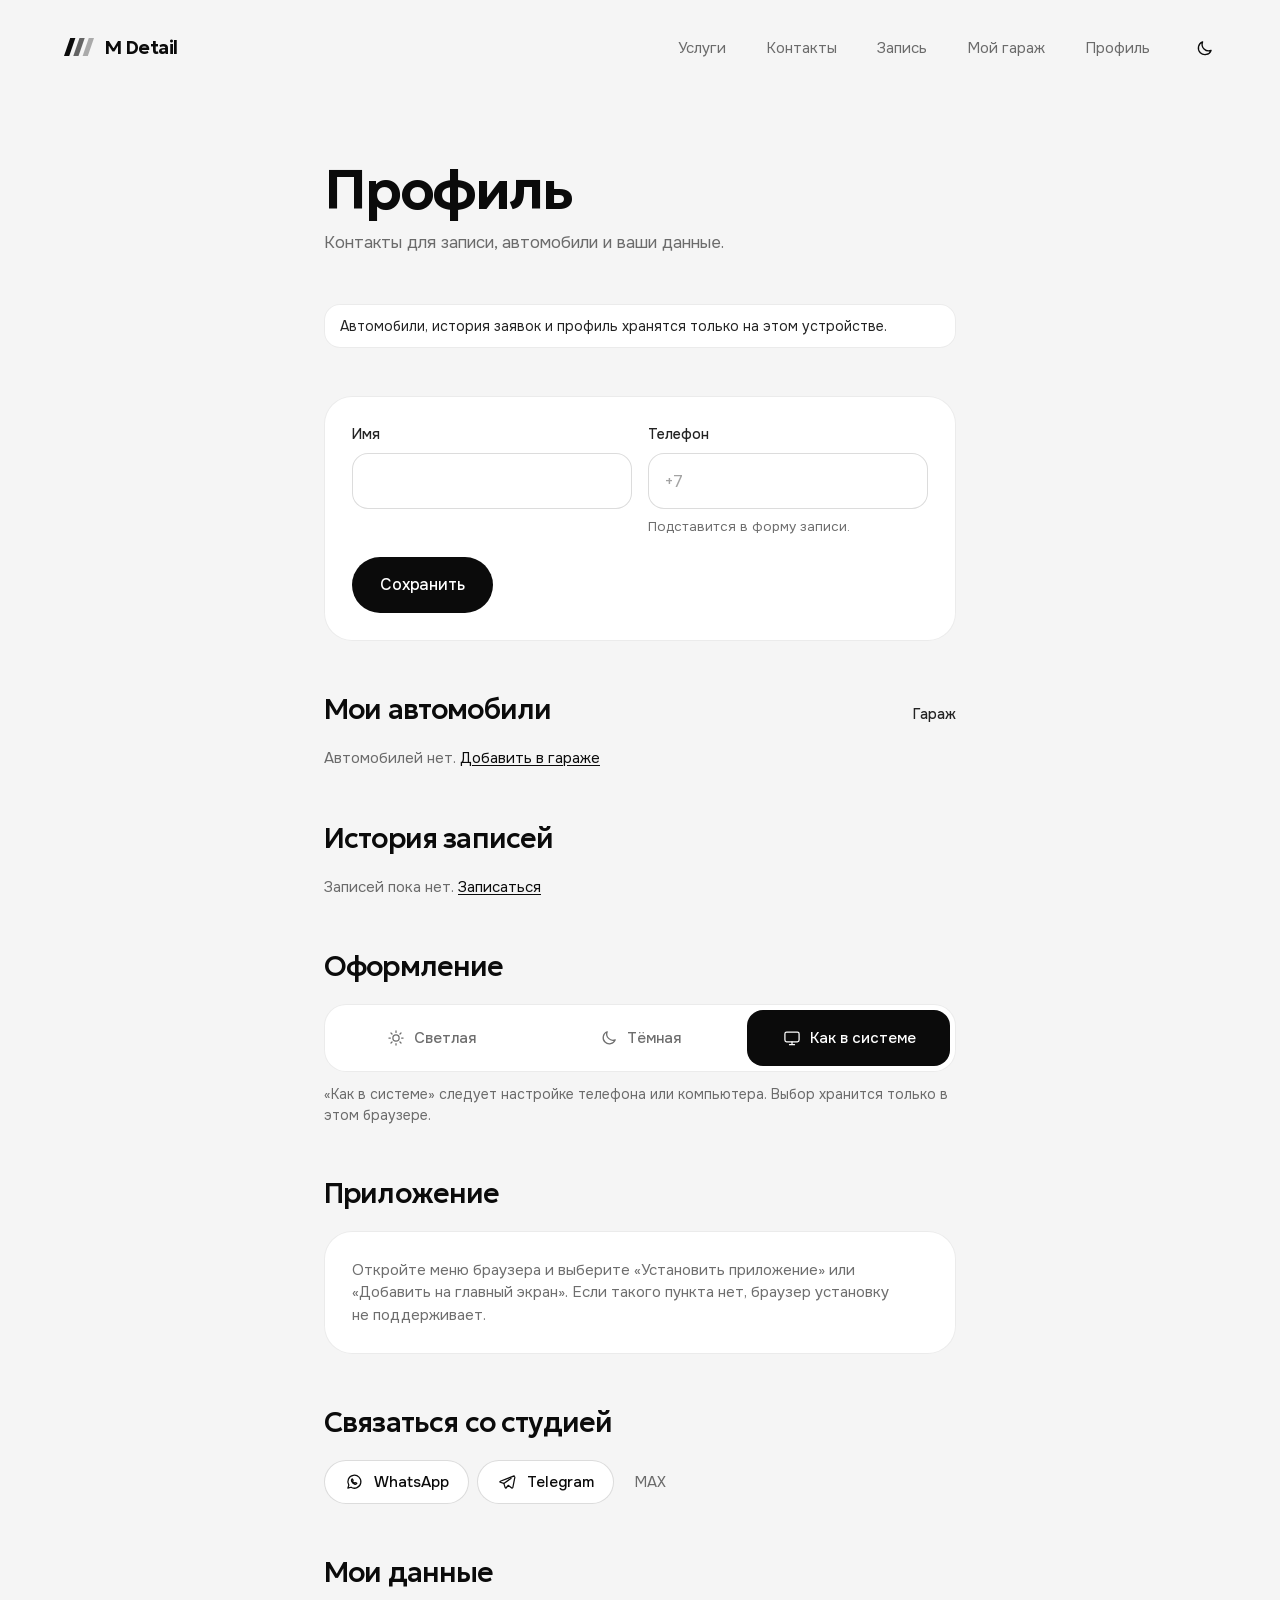
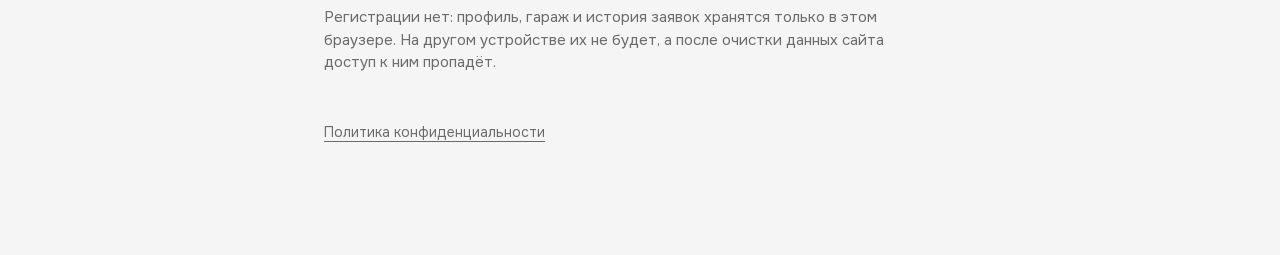
<file: profile/index.html>
<!DOCTYPE html><html lang="ru" class="_8KDLtW_variable GpgOZW_variable antialiased"><head><meta charSet="utf-8"/><meta name="viewport" content="width=device-width, initial-scale=1, viewport-fit=cover"/><link rel="preload" href="/_next/static/media/01d917b2efda642a-s.p.0y1w0k24nk0rl.woff2" as="font" crossorigin="" type="font/woff2"/><link rel="preload" href="/_next/static/media/a30037bada340db0-s.p.1i0-tkhmnd6is.woff2" as="font" crossorigin="" type="font/woff2"/><link rel="preload" href="/_next/static/media/c50b0495a1ff0f08-s.p.2sla2yow9-9p_.woff2" as="font" crossorigin="" type="font/woff2"/><link rel="preload" href="/_next/static/media/f60ca64f6f52eefb-s.p.03a2ea1r26czb.woff2" as="font" crossorigin="" type="font/woff2"/><link rel="stylesheet" href="/_next/static/chunks/2um5owu_9jxay.css" data-precedence="next"/><link rel="preload" as="script" fetchPriority="low" href="/_next/static/chunks/1pcw6gskne7pf.js"/><script src="/_next/static/chunks/2whg2n5r_t_s1.js" async=""></script><script src="/_next/static/chunks/1k6vud4yuzdun.js" async=""></script><script src="/_next/static/chunks/1wt7al7iiuzbs.js" async=""></script><script src="/_next/static/chunks/turbopack-2u1d16houkiyo.js" async=""></script><script src="/_next/static/chunks/2j_1ek12102w8.js" async=""></script><script src="/_next/static/chunks/1e702i_9vq39q.js" async=""></script><script src="/_next/static/chunks/2lgkmhcj4tbax.js" async=""></script><script src="/_next/static/chunks/0y7fb0nxkplo_.js" async=""></script><script src="/_next/static/chunks/22qk4a1aehnt9.js" async=""></script><script src="/_next/static/chunks/2c4an8momqlkn.js" async=""></script><title>Профиль — M Detail</title><meta name="description" content="Контакты, автомобили, история заявок и управление своими данными."/><meta name="application-name" content="M Detail"/><link rel="manifest" href="/manifest.webmanifest"/><meta name="format-detection" content="telephone=no"/><meta name="mobile-web-app-capable" content="yes"/><meta name="apple-mobile-web-app-title" content="M Detail"/><meta name="apple-mobile-web-app-status-bar-style" content="default"/><link rel="icon" href="/icon.svg?icon.2i-bx4rjk7wer.svg" sizes="any" type="image/svg+xml"/><link rel="apple-touch-icon" href="/apple-icon.png?apple-icon.1ncug-gr4gdi1.png" sizes="180x180" type="image/png"/><meta name="next-size-adjust" content=""/><meta name="theme-color" media="(prefers-color-scheme: light)" content="#f5f5f5"/><meta name="theme-color" media="(prefers-color-scheme: dark)" content="#0a0a0a"/><script>(function(){try{var p=null;try{p=localStorage.getItem("md-theme")}catch(e){}var d=p==="dark"||(p!=="light"&&matchMedia("(prefers-color-scheme: dark)").matches);var t=d?"dark":"light";document.documentElement.dataset.theme=t;var m=document.createElement("meta");m.name="theme-color";m.id="md-theme-color";m.content={"light":"#f5f5f5","dark":"#0a0a0a"}[t];document.head.prepend(m)}catch(e){}})()</script><script src="/_next/static/chunks/0cz1d0mv5g_q7.js" noModule=""></script></head><body class="min-h-svh bg-mist text-graphite"><div hidden=""><!--$--><!--/$--></div><header class="absolute inset-x-0 top-0 z-40 pt-[env(safe-area-inset-top)]"><div class="mx-auto flex h-16 max-w-[1440px] items-center justify-between px-5 lg:h-24 lg:px-16"><a aria-label="M Detail — на главную" class="relative z-50 text-ink" href="/"><span class="inline-flex items-center gap-2.5 "><svg width="30" height="18" viewBox="0 0 30 18" fill="currentColor" aria-hidden="true"><path d="M6.200 0h5.200L5.200 18H0z"></path><path d="M15.500 0h5.200L14.500 18H9.300z" opacity="0.62"></path><path d="M24.800 0H30l-6.200 18h-5.200z" opacity="0.32"></path></svg><span class="font-display text-[19px] font-semibold tracking-[-0.03em]">M Detail</span></span></a><div class="flex items-center gap-1 lg:gap-8"><nav aria-label="Основная навигация" class="hidden items-center gap-10 lg:flex"><a class="text-[15px] transition-colors duration-200 hover:text-ink text-muted" href="/#services">Услуги</a><a class="text-[15px] transition-colors duration-200 hover:text-ink text-muted" href="/#contacts">Контакты</a><a class="text-[15px] transition-colors duration-200 hover:text-ink text-muted" href="/booking/">Запись</a><a class="text-[15px] transition-colors duration-200 hover:text-ink text-muted" href="/garage/">Мой гараж</a><a class="text-[15px] transition-colors duration-200 hover:text-ink text-muted" href="/profile/">Профиль</a></nav><button type="button" data-theme-toggle="true" aria-label="Тёмная тема" class="relative flex size-11 items-center justify-center rounded-full text-ink transition-colors duration-200 hover:bg-ink/[0.06] relative z-50 lg:-mr-2.5"><svg width="21" height="21" viewBox="0 0 24 24" fill="none" stroke="currentColor" stroke-width="1.5" stroke-linecap="round" stroke-linejoin="round" aria-hidden="true" class="transition-transform duration-300 ease-soft dark:hidden"><path d="M19.500 14.200A7.500 7.500 0 0 1 9.800 4.500a7.500 7.500 0 1 0 9.700 9.700z"></path></svg><svg width="22" height="22" viewBox="0 0 24 24" fill="none" stroke="currentColor" stroke-width="1.5" stroke-linecap="round" stroke-linejoin="round" aria-hidden="true" class="hidden transition-transform duration-300 ease-soft dark:block"><circle cx="12" cy="12" r="3.75"></circle><path d="M12 3.5v1.75M12 18.75v1.75M3.5 12h1.75M18.75 12h1.75M5.990 5.990l1.240 1.240M16.770 16.770l1.240 1.240M5.990 18.010l1.240-1.240M16.770 7.230l1.240-1.240"></path></svg></button><button type="button" aria-label="Открыть меню" aria-expanded="false" class="relative z-50 -mr-2 flex size-11 items-center justify-center text-ink lg:hidden"><span class="relative block h-[10px] w-6"><span class="absolute left-0 top-0 h-[1.5px] w-6 rounded-full bg-current transition-transform duration-300 ease-soft "></span><span class="absolute bottom-0 left-0 h-[1.5px] w-6 rounded-full bg-current transition-transform duration-300 ease-soft "></span></span></button></div></div></header><main class="page-enter mx-auto min-h-svh px-5 pb-[calc(env(safe-area-inset-bottom)+128px)] pt-[calc(env(safe-area-inset-top)+92px)] lg:px-16 lg:pb-28 lg:pt-40 max-w-[760px]"><header class="mb-8 lg:mb-12"><h1 class="text-[clamp(28px,8.2vw,36px)] font-semibold leading-[1.04] tracking-[-0.04em] text-ink [overflow-wrap:anywhere] lg:text-[56px]">Профиль</h1><p class="mt-3 max-w-[52ch] text-[15.5px] leading-[1.5] text-muted lg:text-[17px]">Контакты для записи, автомобили и ваши данные.</p></header><p class="mb-10 rounded-2xl bg-white px-4 py-3 text-[14px] leading-[1.45] text-graphite ring-1 ring-inset ring-line lg:mb-12">Автомобили, история заявок и профиль хранятся только на этом устройстве.</p><div aria-busy="true" class="space-y-2.5"><div class="h-20 rounded-[22px] bg-graphite/[0.05]"></div><div class="h-20 rounded-[22px] bg-graphite/[0.05]"></div></div><p class="mt-12 text-[14px] text-muted"><a class="underline underline-offset-4 hover:text-ink" href="/privacy/">Политика конфиденциальности</a></p></main><!--$--><!--/$--><nav aria-label="Разделы приложения" class="fixed inset-x-3 bottom-[var(--nav-bottom)] z-30 transition-[transform,opacity] duration-200 ease-out motion-reduce:transition-none lg:hidden "><div data-glass="on" class="nav-track relative mx-auto h-16 max-w-[440px] touch-none select-none"><span aria-hidden="true" class="pointer-events-none absolute inset-0 rounded-full glass-bar" style="clip-path:none"></span><ul class="relative grid h-full grid-cols-4 items-center p-1" style="clip-path:none"><li><a draggable="false" class="flex h-14 flex-col items-center justify-center gap-1 rounded-full text-muted" href="/"><svg width="23" height="23" viewBox="0 0 24 24" fill="none" stroke="currentColor" stroke-width="1.5" stroke-linecap="round" stroke-linejoin="round" aria-hidden="true"><path d="M4 10.5 12 4l8 6.5V19a1 1 0 0 1-1 1h-4.5v-5.5h-5V20H5a1 1 0 0 1-1-1z"></path></svg><span class="text-[11px] font-medium leading-none tracking-[-0.01em]">Главная</span></a></li><li><a draggable="false" class="flex h-14 flex-col items-center justify-center gap-1 rounded-full text-muted" href="/booking/"><svg width="23" height="23" viewBox="0 0 24 24" fill="none" stroke="currentColor" stroke-width="1.5" stroke-linecap="round" stroke-linejoin="round" aria-hidden="true"><rect x="4" y="5.5" width="16" height="14.5" rx="2.5"></rect><path d="M4 10h16M8.5 3.5v4M15.5 3.5v4"></path></svg><span class="text-[11px] font-medium leading-none tracking-[-0.01em]">Запись</span></a></li><li><a draggable="false" class="flex h-14 flex-col items-center justify-center gap-1 rounded-full text-muted" href="/garage/"><svg width="23" height="23" viewBox="0 0 24 24" fill="none" stroke="currentColor" stroke-width="1.5" stroke-linecap="round" stroke-linejoin="round" aria-hidden="true"><path d="M3.5 12.5 5.6 7.6a2 2 0 0 1 1.8-1.1h9.2a2 2 0 0 1 1.8 1.1l2.1 4.9"></path><rect x="3.5" y="12.5" width="17" height="5" rx="1.5"></rect><path d="M5.5 17.5v2M18.5 17.5v2M7 15h1.5M15.5 15H17"></path></svg><span class="text-[11px] font-medium leading-none tracking-[-0.01em]">Гараж</span></a></li><li><a aria-current="page" draggable="false" class="flex h-14 flex-col items-center justify-center gap-1 rounded-full text-muted" href="/profile/"><svg width="23" height="23" viewBox="0 0 24 24" fill="none" stroke="currentColor" stroke-width="1.5" stroke-linecap="round" stroke-linejoin="round" aria-hidden="true"><circle cx="12" cy="8.5" r="3.5"></circle><path d="M5 20c.6-3.4 3.4-5.5 7-5.5s6.4 2.1 7 5.5"></path></svg><span class="text-[11px] font-medium leading-none tracking-[-0.01em]">Профиль</span></a></li></ul><span aria-hidden="true" data-lens="true" class="pointer-events-none absolute bottom-1 left-1 top-1 w-[calc((100%-8px)/4)]" style="transform:translateX(300%)"><span class="glass-lens-shadow absolute inset-0 rounded-full" style="opacity:0"></span><span class="absolute inset-0 overflow-hidden rounded-full"><span class="glass-lens-rest absolute inset-0 rounded-full" style="opacity:1"></span><span class="glass-lens-clear absolute inset-0 rounded-full" style="opacity:0"></span><span class="absolute inset-y-0 left-0 grid w-[400%] grid-cols-4 items-center text-ink" style="transform:translateX(-75%)"><span class="flex h-14 flex-col items-center justify-center gap-1"><svg width="23" height="23" viewBox="0 0 24 24" fill="none" stroke="currentColor" stroke-width="1.5" stroke-linecap="round" stroke-linejoin="round" aria-hidden="true"><path d="M4 10.5 12 4l8 6.5V19a1 1 0 0 1-1 1h-4.5v-5.5h-5V20H5a1 1 0 0 1-1-1z"></path></svg><span class="text-[11px] font-medium leading-none tracking-[-0.01em]">Главная</span></span><span class="flex h-14 flex-col items-center justify-center gap-1"><svg width="23" height="23" viewBox="0 0 24 24" fill="none" stroke="currentColor" stroke-width="1.5" stroke-linecap="round" stroke-linejoin="round" aria-hidden="true"><rect x="4" y="5.5" width="16" height="14.5" rx="2.5"></rect><path d="M4 10h16M8.5 3.5v4M15.5 3.5v4"></path></svg><span class="text-[11px] font-medium leading-none tracking-[-0.01em]">Запись</span></span><span class="flex h-14 flex-col items-center justify-center gap-1"><svg width="23" height="23" viewBox="0 0 24 24" fill="none" stroke="currentColor" stroke-width="1.5" stroke-linecap="round" stroke-linejoin="round" aria-hidden="true"><path d="M3.5 12.5 5.6 7.6a2 2 0 0 1 1.8-1.1h9.2a2 2 0 0 1 1.8 1.1l2.1 4.9"></path><rect x="3.5" y="12.5" width="17" height="5" rx="1.5"></rect><path d="M5.5 17.5v2M18.5 17.5v2M7 15h1.5M15.5 15H17"></path></svg><span class="text-[11px] font-medium leading-none tracking-[-0.01em]">Гараж</span></span><span class="flex h-14 flex-col items-center justify-center gap-1"><svg width="23" height="23" viewBox="0 0 24 24" fill="none" stroke="currentColor" stroke-width="1.5" stroke-linecap="round" stroke-linejoin="round" aria-hidden="true"><circle cx="12" cy="8.5" r="3.5"></circle><path d="M5 20c.6-3.4 3.4-5.5 7-5.5s6.4 2.1 7 5.5"></path></svg><span class="text-[11px] font-medium leading-none tracking-[-0.01em]">Профиль</span></span></span><span class="glass-lens-rim absolute inset-0 rounded-full" style="opacity:0"></span></span></span></div></nav><div role="status" aria-live="polite" class="pointer-events-none fixed inset-x-0 bottom-[calc(var(--nav-bottom)+94px)] z-50 flex justify-center px-4 lg:bottom-10"></div><div role="status" aria-live="polite" class="pointer-events-none fixed inset-x-0 top-[calc(env(safe-area-inset-top)+12px)] z-[60] flex justify-center px-4"></div><div class="pointer-events-none fixed inset-x-0 bottom-[calc(var(--nav-bottom)+82px)] z-[55] flex justify-center px-3 lg:bottom-8"></div><script id="_R_">(globalThis["TURBOPACK"] || (globalThis["TURBOPACK"] = [])).push({"otherChunks":["static/chunks/1pcw6gskne7pf.js","static/chunks/2whg2n5r_t_s1.js","static/chunks/1k6vud4yuzdun.js","static/chunks/1wt7al7iiuzbs.js"],"runtimeModuleIds":[94553]});</script><script src="/_next/static/chunks/1pcw6gskne7pf.js" async=""></script><script>(self.__next_f=self.__next_f||[]).push([0])</script><script>self.__next_f.push([1,"1:\"$Sreact.fragment\"\n2:\"/_next/static/chunks/2j_1ek12102w8.js\"\n3:\"/_next/static/chunks/1e702i_9vq39q.js\"\n4:\"/_next/static/chunks/2lgkmhcj4tbax.js\"\n5:I[45745,[\"$2\",\"$3\",\"$4\"],\"Header\"]\n6:I[39756,[\"$2\",\"$3\",\"$4\"],\"default\"]\n7:\"/_next/static/chunks/0y7fb0nxkplo_.js\"\n8:I[58298,[\"$2\",\"$3\",\"$4\",\"$7\"],\"default\"]\n9:I[37457,[\"$2\",\"$3\",\"$4\"],\"default\"]\na:I[50417,[\"$2\",\"$3\",\"$4\"],\"BottomNav\"]\nb:I[85807,[\"$2\",\"$3\",\"$4\"],\"SoonToast\"]\nc:I[30869,[\"$2\",\"$3\",\"$4\"],\"ThemeSync\"]\nd:I[92766,[\"$2\",\"$3\",\"$4\"],\"PwaRegister\"]\ne:I[53985,[\"$2\",\"$3\",\"$4\"],\"AppStatus\"]\n12:\"/_next/static/chunks/22qk4a1aehnt9.js\"\n13:\"/_next/static/chunks/2c4an8momqlkn.js\"\n14:I[69753,[\"$2\",\"$3\",\"$4\",\"$12\",\"$13\"],\"ProfileContent\"]\n15:I[22016,[\"$2\",\"$3\",\"$4\",\"$12\",\"$13\"],\"\"]\n19:\"ViewportBoundary\"\n1a:I[97367,[\"$2\",\"$3\",\"$4\"],\"$19\"]\n1c:\"MetadataBoundary\"\n1d:I[97367,[\"$2\",\"$3\",\"$4\"],\"$1c\"]\n1e:\"$Sreact.suspense\"\n20:I[68027,[\"$2\",\"$3\",\"$4\"],\"default\",1]\n:HL[\"/_next/static/chunks/2um5owu_9jxay.css\",\"style\"]\n:HL[\"/_next/static/media/01d917b2efda642a-s.p.0y1w0k24nk0rl.woff2\",\"font\",{\"crossOrigin\":\"\",\"type\":\"font/woff2\"}]\n:HL[\"/_next/static/media/a30037bada340db0-s.p.1i0-tkhmnd6is.woff2\",\"font\",{\"crossOrigin\":\"\",\"type\":\"font/woff2\"}]\n:HL[\"/_next/static/media/c50b0495a1ff0f08-s.p.2sla2yow9-9p_.woff2\",\"font\",{\"crossOrigin\":\"\",\"type\":\"font/woff2\"}]\n:HL[\"/_next/static/media/f60ca64f6f52eefb-s.p.03a2ea1r26czb.woff2\",\"font\",{\"crossOrigin\":\"\",\"type\":\"font/woff2\"}]\n10:X\n11:[[\"children\",{\"s\":\"__PAGE__\",\"h\":512,\"d\":{\"r\":[\"$\",\"$1\",\"c\",{\"children\":[[\"$\",\"main\",null,{\"className\":\"page-enter mx-auto min-h-svh px-5 pb-[calc(env(safe-area-inset-bottom)+128px)] pt-[calc(env(safe-area-inset-top)+92px)] lg:px-16 lg:pb-28 lg:pt-40 max-w-[760px]\",\"children\":[[\"$\",\"header\",null,{\"className\":\"mb-8 lg:mb-12\",\"children\":[[\"$\",\"h1\",null,{\"className\":\"text-[clamp(28px,8.2vw,36px)] font-semibold leading-[1.04] tracking-[-0.04em] text-ink [overflow-wrap:anywhere] lg:text-[56px]\",\"children\":\"Профиль\"}],[\"$\",\"p\",null,{\"className\":\"mt-3 max-w-[52ch] text-[15.5px] leading-[1.5] text-muted lg:text-[17px]\",\"children\":\"Контакты для записи, автомобили и ваши данные.\"}]]}],[\"$\",\"p\",null,{\"className\":\"mb-10 rounded-2xl bg-white px-4 py-3 text-[14px] leading-[1.45] text-graphite ring-1 ring-inset ring-line lg:mb-12\",\"children\":\"Автомобили, история заявок и профиль хранятся только на этом устройстве.\"}],[\"$\",\"$L14\",null,{}],[\"$\",\"p\",null,{\"className\":\"mt-12 text-[14px] text-muted\",\"children\":[\"$\",\"$L15\",null,{\"href\":\"/privacy\",\"className\":\"underline underline-offset-4 hover:text-ink\",\"children\":\"Политика конфиденциальности\"}]}]]}],[\"$L16\",\"$L17\"],\"$L18\"]}],\"p\":false,\"v\":null}}]]\nf:[[\"children\",{\"s\":\"profile\",\"h\":512,\"d\":{\"r\":[\"$\",\"$1\",\"c\",{\"children\":[null,[\"$\",\"$L6\",null,{\"parallelRouterKey\":\"children\",\"error\":\"$undefined\",\"errorStyles\":\"$undefined\",\"errorScripts\":\"$undefined\",\"template\":[\"$\",\"$L9\",null,{}],\"templateStyles\":\"$undefined\",\"templateScripts\":\"$undefined\",\"notFound\":\"$undefined\",\"forbidden\":\"$undefined\",\"unauthorized\":\"$undefined\"}]]}],\"p\":false,\"v\":\"$10\"},\"c\":\"$Q11\"}]]\n0:{\"P\":null,\"c\":[\"\",\"profile\",\"\"],\"q\":\"\",\"i\":false,\"t\":{\"t\":{\"s\":\"\",\"h\":528,\"d\":{\"r\":[\"$\",\"$1\",\"c\",{\"children\":[[[\"$\",\"link\",\"0\",{\"rel\":\"stylesheet\",\"href\":\"/_next/static/chunks/2um5owu_9jxay.css\",\"precedence\":\"next\",\"crossOrigin\":\"$undefined\",\"nonce\":\"$undefined\"}],[\"$\",\"script\",\"script-0\",{\"src\":\"/_next/static/chunks/2j_1ek12102w8.js\",\"async\":true,\"nonce\":\"$undefined\"}],[\"$\",\"script\",\"script-1\",{\"src\":\"/_next/static/chunks/1e702i_9vq39q.js\",\"async\":true,\"nonce\":\"$undefined\"}],[\"$\",\"script\",\"script-2\",{\"src\":\"/_next/static/chunks/2lgkmhcj4tbax.js\",\"async\":true,\"nonce\":\"$undefined\"}]],[\"$\",\"html\",null,{\"lang\":\"ru\",\"className\":\"_8KDLtW_variable GpgOZW_variable antialiased\",\"suppressHydrationWarning\":true,\"children\":[[\"$\",\"head\",null,{\"children\":[[\"$\",\"script\",null,{\"dangerouslySetInnerHTML\":{\"__html\":\"(function(){try{var p=null;try{p=localStorage.getItem(\\\"md-theme\\\")}catch(e){}var d=p===\\\"dark\\\"||(p!==\\\"light\\\"\u0026\u0026matchMedia(\\\"(prefers-color-scheme: dark)\\\").matches);var t=d?\\\"dark\\\":\\\"light\\\";document.documentElement.dataset.theme=t;var m=document.createElement(\\\"meta\\\");m.name=\\\"theme-color\\\";m.id=\\\"md-theme-color\\\";m.content={\\\"light\\\":\\\"#f5f5f5\\\",\\\"dark\\\":\\\"#0a0a0a\\\"}[t];document.head.prepend(m)}catch(e){}})()\"}}],[\"$\",\"meta\",null,{\"name\":\"theme-color\",\"media\":\"(prefers-color-scheme: light)\",\"content\":\"#f5f5f5\"}],[\"$\",\"meta\",null,{\"name\":\"theme-color\",\"media\":\"(prefers-color-scheme: dark)\",\"content\":\"#0a0a0a\"}]]}],[\"$\",\"body\",null,{\"className\":\"min-h-svh bg-mist text-graphite\",\"children\":[[\"$\",\"$L5\",null,{}],[\"$\",\"$L6\",null,{\"parallelRouterKey\":\"children\",\"error\":\"$8\",\"errorStyles\":[],\"errorScripts\":[[\"$\",\"script\",\"script-0\",{\"src\":\"/_next/static/chunks/0y7fb0nxkplo_.js\",\"async\":true,\"nonce\":\"$undefined\"}]],\"template\":[\"$\",\"$L9\",null,{}],\"templateStyles\":\"$undefined\",\"templateScripts\":\"$undefined\",\"notFound\":[[[\"$\",\"title\",null,{\"children\":\"404: This page could not be found.\"}],[\"$\",\"div\",null,{\"style\":{\"fontFamily\":\"system-ui,\\\"Segoe UI\\\",Roboto,Helvetica,Arial,sans-serif,\\\"Apple Color Emoji\\\",\\\"Segoe UI Emoji\\\"\",\"height\":\"100vh\",\"textAlign\":\"center\",\"display\":\"flex\",\"flexDirection\":\"column\",\"alignItems\":\"center\",\"justifyContent\":\"center\"},\"children\":[\"$\",\"div\",null,{\"children\":[[\"$\",\"style\",null,{\"dangerouslySetInnerHTML\":{\"__html\":\"body{color:#000;background:#fff;margin:0}.next-error-h1{border-right:1px solid rgba(0,0,0,.3)}@media (prefers-color-scheme:dark){body{color:#fff;background:#000}.next-error-h1{border-right:1px solid rgba(255,255,255,.3)}}\"}}],[\"$\",\"h1\",null,{\"className\":\"next-error-h1\",\"style\":{\"display\":\"inline-block\",\"margin\":\"0 20px 0 0\",\"padding\":\"0 23px 0 0\",\"fontSize\":24,\"fontWeight\":500,\"verticalAlign\":\"top\",\"lineHeight\":\"49px\"},\"children\":404}],[\"$\",\"div\",null,{\"style\":{\"display\":\"inline-block\"},\"children\":[\"$\",\"h2\",null,{\"style\":{\"fontSize\":14,\"fontWeight\":400,\"lineHeight\":\"49px\",\"margin\":0},\"children\":\"This page could not be found.\"}]}]]}]}]],[]],\"forbidden\":\"$undefined\",\"unauthorized\":\"$undefined\"}],[\"$\",\"$La\",null,{}],[\"$\",\"$Lb\",null,{}],[\"$\",\"$Lc\",null,{}],[\"$\",\"$Ld\",null,{}],[\"$\",\"$Le\",null,{}]]}]]}]]}],\"p\":false,\"v\":null},\"c\":\"$Qf\"},\"h\":{\"r\":[\"$\",\"$1\",\"h\",{\"children\":[null,[\"$\",\"$L1a\",null,{\"children\":\"$L1b\"}],[\"$\",\"$L1d\",null,{\"children\":[[\"$\",\"div\",null,{\"hidden\":true,\"children\":[\"$\",\"$1e\",null,{\"name\":\"Next.Metadata\",\"children\":\"$L1f\"}]}],null]}],[\"$\",\"meta\",null,{\"name\":\"next-size-adjust\",\"content\":\"\"}]]}],\"p\":false,\"v\":null}},\"m\":\"$undefined\",\"G\":[\"$20\",[[\"$\",\"link\",\"0\",{\"rel\":\"stylesheet\",\"href\":\"/_next/static/chunks/2um5owu_9jxay.css\",\"precedence\":\"next\",\"crossOrigin\":\"$undefined\",\"nonce\":\"$undefined\"}]]],\"S\":true,\"r\":\"$undefined\",\"s\":\"$undefined\",\"a\":\"$undefined\",\"l\":\"$undefined\",\"p\":\"$undefined\",\"d\":\"$undefined\",\"b\":\"YYYZPLO8uycNK0-vFa6gb\"}\n21:I[97367,[\"$2\",\"$3\",\"$4\"],\"OutletBoundary\"]\n10:C\n16:[\"$\",\"script\",\"script-0\",{\"src\":\"/_next/static/chunks/22qk4a1aehnt9.js\",\"async\":true,\"nonce\":\"$undefined\"}]\n17:[\"$\",\"script\",\"script-1\",{\"src\":\"/_next/static/chunks/2c4an8momqlkn.js\",\"async\":true,\"nonce\":\"$undefined\"}]\n18:[\"$\",\"$L21\",null,{\"children\":[\"$\",\"$1e\",null,{\"name\":\"Next.MetadataOutlet\",\"children\":\"$@22\"}]}]\n1b:[[\"$\",\"meta\",\"0\",{\"charSet\":\"utf-8\"}],[\"$\",\"meta\",\"1\",{\"name\":\"viewport\",\"content\":\"width=device-width, initial-scale=1, viewport-fit=cover\"}]]\n23:I[27201,[\"$2\",\"$3\",\"$4\"],\"IconMark\"]\n1f:[[\"$\",\"title\",\"0\",{\"children\":\"Профиль — M Detail\"}],[\"$\",\"meta\",\"1\",{\"name\":\"description\",\"content\":\"Контакты, автомобили, история заявок и управление своими данными.\"}],[\"$\",\"meta\",\"2\",{\"name\":\"application-name\",\"content\":\"M Detail\"}],[\"$\",\"link\",\"3\",{\"rel\":\"manifest\",\"href\":\"/manifest.webmanifest\",\"crossOrigin\":\"$undefined\"}],[\"$\",\"meta\",\"4\",{\"name\":\"format-detection\",\"content\":\"telephone=no\"}],[\"$\",\"meta\",\"5\",{\"name\":\"mobile-web-app-capable\",\"content\":\"yes\"}],[\"$\",\"meta\",\"6\",{\"name\":\"apple-mobile-web-app-title\",\"content\":\"M Detail\"}],[\"$\",\"meta\",\"7\",{\"name\":\"apple-mobile-web-app-status-bar-style\",\"content\":\"default\"}],[\"$\",\"link\",\"8\",{\"rel\":\"icon\",\"href\":\"/icon.svg?icon.2i-bx4rjk7wer.svg\",\"sizes\":\"any\",\"type\":\"image/svg+xml\"}],[\"$\",\"link\",\"9\",{\"rel\":\"apple-touch-icon\",\"href\":\"/apple-icon.png?apple-icon.1ncug-gr4gdi1.png\",\"sizes\":\"180x180\",\"type\":\"image/png\"}],[\"$\",\"$L23\",\"10\",{}]]\n22:null\n"])</script></body></html>
</file>
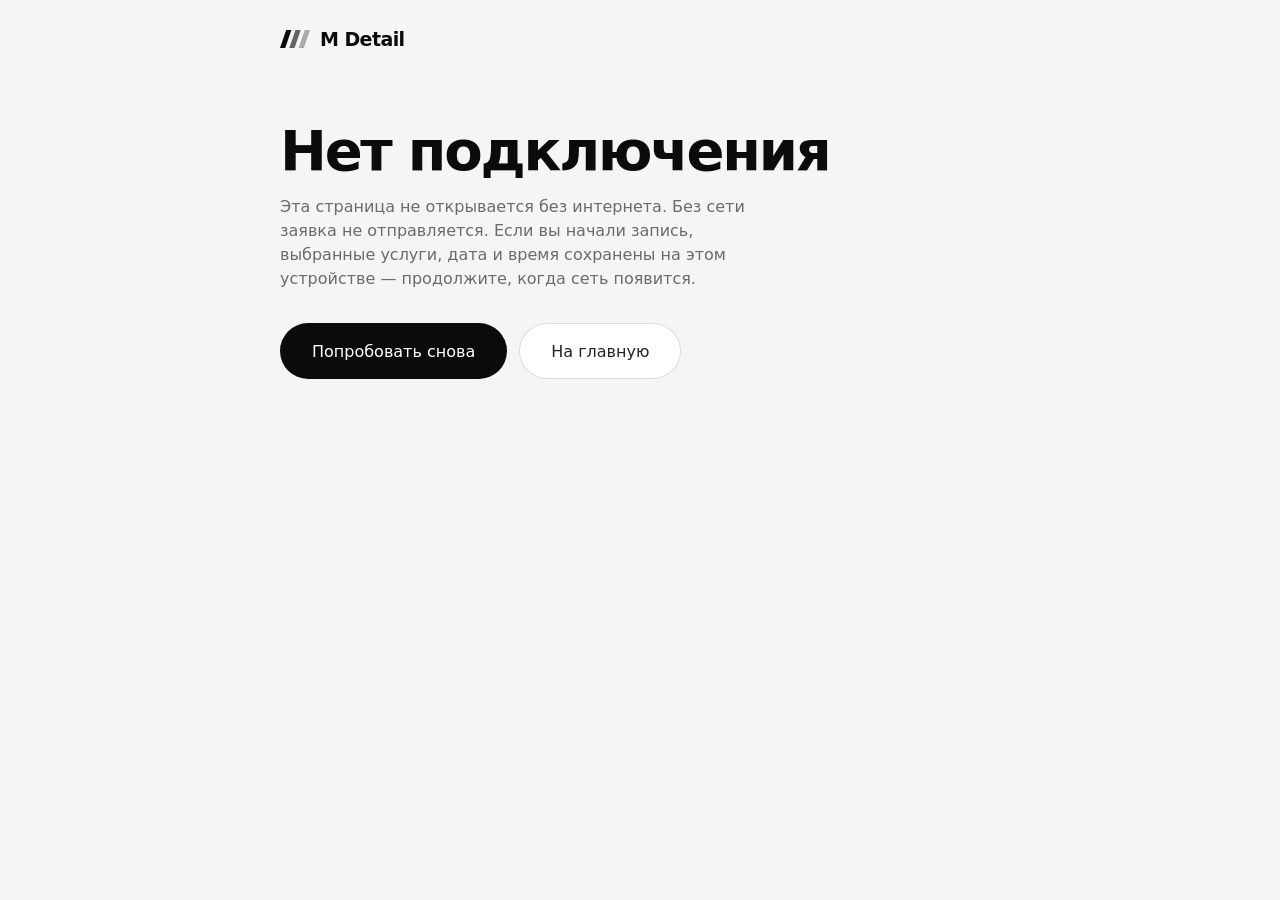
<file: offline.html>
<!doctype html>
<html lang="ru">
  <head>
    <meta charset="utf-8" />
    <meta name="viewport" content="width=device-width, initial-scale=1, viewport-fit=cover" />
    <meta name="theme-color" content="#f5f5f5" />
    <meta name="robots" content="noindex" />
    <title>Нет сети — M Detail</title>
    <!--
      Самостоятельная страница без скриптов приложения. Service worker показывает её,
      когда нужной страницы нет в кэше, под чужим адресом (например, /garage) —
      страница Next.js в такой ситуации пыталась бы перезагрузить себя по кругу.
    -->
    <style>
      :root { color-scheme: light; }
      * { box-sizing: border-box; }
      body {
        margin: 0;
        min-height: 100svh;
        background: #f5f5f5;
        color: #232323;
        font-family: system-ui, -apple-system, "Segoe UI", Roboto, "Helvetica Neue", Arial, sans-serif;
        -webkit-font-smoothing: antialiased;
      }
      main {
        max-width: 760px;
        margin: 0 auto;
        padding: calc(env(safe-area-inset-top) + 28px) 20px calc(env(safe-area-inset-bottom) + 40px);
      }
      .logo { display: flex; align-items: center; gap: 10px; color: #0b0b0b; font-weight: 600; font-size: 19px; letter-spacing: -0.03em; }
      h1 { margin: 72px 0 0; font-size: clamp(34px, 9vw, 56px); line-height: 1.02; letter-spacing: -0.04em; color: #0b0b0b; font-weight: 600; }
      p { margin: 16px 0 0; max-width: 46ch; font-size: 16px; line-height: 1.5; color: rgb(35 35 35 / 0.66); }
      .actions { display: flex; flex-wrap: wrap; gap: 12px; margin-top: 32px; }
      a, button {
        display: inline-flex; align-items: center; height: 56px; padding: 0 32px; border-radius: 999px;
        font: inherit; font-size: 16px; font-weight: 500; text-decoration: none; cursor: pointer; border: 0;
      }
      button { background: #0b0b0b; color: #fff; }
      a { background: #fff; color: #232323; box-shadow: inset 0 0 0 1px rgb(11 11 11 / 0.14); }
      a:focus-visible, button:focus-visible { outline: 2px solid #0b0b0b; outline-offset: 3px; }
    </style>
  </head>
  <body>
    <main>
      <div class="logo">
        <svg width="30" height="18" viewBox="0 0 30 18" fill="currentColor" aria-hidden="true">
          <path d="M6.2 0h5.2L5.2 18H0z" />
          <path d="M15.5 0h5.2L14.5 18H9.3z" opacity="0.62" />
          <path d="M24.8 0H30l-6.2 18h-5.2z" opacity="0.32" />
        </svg>
        M Detail
      </div>
      <h1>Нет подключения</h1>
      <p>
        Эта страница не открывается без интернета. Без сети заявка не отправляется.
        Если вы начали запись, выбранные услуги, дата и время сохранены на этом устройстве —
        продолжите, когда сеть появится.
      </p>
      <div class="actions">
        <button type="button" onclick="location.reload()">Попробовать снова</button>
        <a href="./">На главную</a>
      </div>
    </main>
      <script>
      // Сеть вернулась — пробуем открыть нужную страницу снова. Только если страница
      // действительно открылась без сети и пользователь не уходит с неё сам:
      // браузер может прислать «online» в момент перехода по ссылке.
      (function () {
        var leaving = false;
        var wasOffline = !navigator.onLine;
        window.addEventListener("offline", function () { wasOffline = true; });
        window.addEventListener("pagehide", function () { leaving = true; });
        document.addEventListener("click", function (e) {
          if (e.target.closest && e.target.closest("a")) leaving = true;
        });
        window.addEventListener("online", function () {
          if (wasOffline && navigator.onLine && !leaving) location.reload();
        });
      })();
    </script>
  </body>
</html>
</file>
<file: _next/static/chunks/2um5owu_9jxay.css>
@font-face{font-family:Geologica;font-style:normal;font-weight:400;font-display:swap;src:url(../media/ea55f5f31dcceda4-s.3c4_ny-amw983.woff2)format("woff2");unicode-range:U+460-52F,U+1C80-1C8A,U+20B4,U+2DE0-2DFF,U+A640-A69F,U+FE2E-FE2F}@font-face{font-family:Geologica;font-style:normal;font-weight:400;font-display:swap;src:url(../media/f60ca64f6f52eefb-s.p.03a2ea1r26czb.woff2)format("woff2");unicode-range:U+301,U+400-45F,U+490-491,U+4B0-4B1,U+2116}@font-face{font-family:Geologica;font-style:normal;font-weight:400;font-display:swap;src:url(../media/7dea25eda45f05e9-s.2jnjxvyh-206w.woff2)format("woff2");unicode-range:U+370-377,U+37A-37F,U+384-38A,U+38C,U+38E-3A1,U+3A3-3FF}@font-face{font-family:Geologica;font-style:normal;font-weight:400;font-display:swap;src:url(../media/4a70948ddc5e43ac-s.0pc02xpdnpgpr.woff2)format("woff2");unicode-range:U+102-103,U+110-111,U+128-129,U+168-169,U+1A0-1A1,U+1AF-1B0,U+300-301,U+303-304,U+308-309,U+323,U+329,U+1EA0-1EF9,U+20AB}@font-face{font-family:Geologica;font-style:normal;font-weight:400;font-display:swap;src:url(../media/7299f896ee7a21b8-s.3bpbcpiio729a.woff2)format("woff2");unicode-range:U+100-2BA,U+2BD-2C5,U+2C7-2CC,U+2CE-2D7,U+2DD-2FF,U+304,U+308,U+329,U+1D00-1DBF,U+1E00-1E9F,U+1EF2-1EFF,U+2020,U+20A0-20AB,U+20AD-20C4,U+2113,U+2C60-2C7F,U+A720-A7FF}@font-face{font-family:Geologica;font-style:normal;font-weight:400;font-display:swap;src:url(../media/a30037bada340db0-s.p.1i0-tkhmnd6is.woff2)format("woff2");unicode-range:U+??,U+131,U+152-153,U+2BB-2BC,U+2C6,U+2DA,U+2DC,U+304,U+308,U+329,U+2000-206F,U+20AC,U+2122,U+2191,U+2193,U+2212,U+2215,U+FEFF,U+FFFD}@font-face{font-family:Geologica;font-style:normal;font-weight:500;font-display:swap;src:url(../media/ea55f5f31dcceda4-s.3c4_ny-amw983.woff2)format("woff2");unicode-range:U+460-52F,U+1C80-1C8A,U+20B4,U+2DE0-2DFF,U+A640-A69F,U+FE2E-FE2F}@font-face{font-family:Geologica;font-style:normal;font-weight:500;font-display:swap;src:url(../media/f60ca64f6f52eefb-s.p.03a2ea1r26czb.woff2)format("woff2");unicode-range:U+301,U+400-45F,U+490-491,U+4B0-4B1,U+2116}@font-face{font-family:Geologica;font-style:normal;font-weight:500;font-display:swap;src:url(../media/7dea25eda45f05e9-s.2jnjxvyh-206w.woff2)format("woff2");unicode-range:U+370-377,U+37A-37F,U+384-38A,U+38C,U+38E-3A1,U+3A3-3FF}@font-face{font-family:Geologica;font-style:normal;font-weight:500;font-display:swap;src:url(../media/4a70948ddc5e43ac-s.0pc02xpdnpgpr.woff2)format("woff2");unicode-range:U+102-103,U+110-111,U+128-129,U+168-169,U+1A0-1A1,U+1AF-1B0,U+300-301,U+303-304,U+308-309,U+323,U+329,U+1EA0-1EF9,U+20AB}@font-face{font-family:Geologica;font-style:normal;font-weight:500;font-display:swap;src:url(../media/7299f896ee7a21b8-s.3bpbcpiio729a.woff2)format("woff2");unicode-range:U+100-2BA,U+2BD-2C5,U+2C7-2CC,U+2CE-2D7,U+2DD-2FF,U+304,U+308,U+329,U+1D00-1DBF,U+1E00-1E9F,U+1EF2-1EFF,U+2020,U+20A0-20AB,U+20AD-20C4,U+2113,U+2C60-2C7F,U+A720-A7FF}@font-face{font-family:Geologica;font-style:normal;font-weight:500;font-display:swap;src:url(../media/a30037bada340db0-s.p.1i0-tkhmnd6is.woff2)format("woff2");unicode-range:U+??,U+131,U+152-153,U+2BB-2BC,U+2C6,U+2DA,U+2DC,U+304,U+308,U+329,U+2000-206F,U+20AC,U+2122,U+2191,U+2193,U+2212,U+2215,U+FEFF,U+FFFD}@font-face{font-family:Geologica;font-style:normal;font-weight:600;font-display:swap;src:url(../media/ea55f5f31dcceda4-s.3c4_ny-amw983.woff2)format("woff2");unicode-range:U+460-52F,U+1C80-1C8A,U+20B4,U+2DE0-2DFF,U+A640-A69F,U+FE2E-FE2F}@font-face{font-family:Geologica;font-style:normal;font-weight:600;font-display:swap;src:url(../media/f60ca64f6f52eefb-s.p.03a2ea1r26czb.woff2)format("woff2");unicode-range:U+301,U+400-45F,U+490-491,U+4B0-4B1,U+2116}@font-face{font-family:Geologica;font-style:normal;font-weight:600;font-display:swap;src:url(../media/7dea25eda45f05e9-s.2jnjxvyh-206w.woff2)format("woff2");unicode-range:U+370-377,U+37A-37F,U+384-38A,U+38C,U+38E-3A1,U+3A3-3FF}@font-face{font-family:Geologica;font-style:normal;font-weight:600;font-display:swap;src:url(../media/4a70948ddc5e43ac-s.0pc02xpdnpgpr.woff2)format("woff2");unicode-range:U+102-103,U+110-111,U+128-129,U+168-169,U+1A0-1A1,U+1AF-1B0,U+300-301,U+303-304,U+308-309,U+323,U+329,U+1EA0-1EF9,U+20AB}@font-face{font-family:Geologica;font-style:normal;font-weight:600;font-display:swap;src:url(../media/7299f896ee7a21b8-s.3bpbcpiio729a.woff2)format("woff2");unicode-range:U+100-2BA,U+2BD-2C5,U+2C7-2CC,U+2CE-2D7,U+2DD-2FF,U+304,U+308,U+329,U+1D00-1DBF,U+1E00-1E9F,U+1EF2-1EFF,U+2020,U+20A0-20AB,U+20AD-20C4,U+2113,U+2C60-2C7F,U+A720-A7FF}@font-face{font-family:Geologica;font-style:normal;font-weight:600;font-display:swap;src:url(../media/a30037bada340db0-s.p.1i0-tkhmnd6is.woff2)format("woff2");unicode-range:U+??,U+131,U+152-153,U+2BB-2BC,U+2C6,U+2DA,U+2DC,U+304,U+308,U+329,U+2000-206F,U+20AC,U+2122,U+2191,U+2193,U+2212,U+2215,U+FEFF,U+FFFD}@font-face{font-family:Geologica Fallback;src:local(Arial);ascent-override:90.18%;descent-override:25.43%;line-gap-override:0.0%;size-adjust:108.12%}._8KDLtW_className{font-family:Geologica,Geologica Fallback;font-style:normal}._8KDLtW_variable{--font-geologica:"Geologica", "Geologica Fallback"}
@font-face{font-family:Onest;font-style:normal;font-weight:400;font-display:swap;src:url(../media/2609726546c44021-s.0for97nelvzih.woff2)format("woff2");unicode-range:U+460-52F,U+1C80-1C8A,U+20B4,U+2DE0-2DFF,U+A640-A69F,U+FE2E-FE2F}@font-face{font-family:Onest;font-style:normal;font-weight:400;font-display:swap;src:url(../media/01d917b2efda642a-s.p.0y1w0k24nk0rl.woff2)format("woff2");unicode-range:U+301,U+400-45F,U+490-491,U+4B0-4B1,U+2116}@font-face{font-family:Onest;font-style:normal;font-weight:400;font-display:swap;src:url(../media/9a2361d0d56ab52d-s.3e-lg5zbsykpq.woff2)format("woff2");unicode-range:U+302-303,U+305,U+307-308,U+310,U+312,U+315,U+31A,U+326-327,U+32C,U+32F-330,U+332-333,U+338,U+33A,U+346,U+34D,U+391-3A1,U+3A3-3A9,U+3B1-3C9,U+3D1,U+3D5-3D6,U+3F0-3F1,U+3F4-3F5,U+2016-2017,U+2034-2038,U+203C,U+2040,U+2043,U+2047,U+2050,U+2057,U+205F,U+2070-2071,U+2074-209F,U+20D0-20DC,U+20E1,U+20E5-20EF,U+2100-2112,U+2114-2115,U+2117-2121,U+2123-214F,U+2190,U+2192,U+2194-21AE,U+21B0-21E5,U+21F1-21F2,U+21F4-2211,U+2213-2214,U+2216-22FF,U+2308-230B,U+2310,U+2319,U+231C-2321,U+2336-237A,U+237C,U+2395,U+239B-23B7,U+23D0,U+23DC-23E1,U+2474-2475,U+25AF,U+25B3,U+25B7,U+25BD,U+25C1,U+25CA,U+25CC,U+25FB,U+266D-266F,U+27C0-27FF,U+2900-2AFF,U+2B0E-2B11,U+2B30-2B4C,U+2BFE,U+3030,U+FF5B,U+FF5D,U+1D400-1D7FF,U+1EE??}@font-face{font-family:Onest;font-style:normal;font-weight:400;font-display:swap;src:url(../media/05071bf684d49110-s.1vqdc5lvrb4tb.woff2)format("woff2");unicode-range:U+1-C,U+E-1F,U+7F-9F,U+20DD-20E0,U+20E2-20E4,U+2150-218F,U+2190,U+2192,U+2194-2199,U+21AF,U+21E6-21F0,U+21F3,U+2218-2219,U+2299,U+22C4-22C6,U+2300-243F,U+2440-244A,U+2460-24FF,U+25A0-27BF,U+28??,U+2921-2922,U+2981,U+29BF,U+29EB,U+2B??,U+4DC0-4DFF,U+FFF9-FFFB,U+10140-1018E,U+10190-1019C,U+101A0,U+101D0-101FD,U+102E0-102FB,U+10E60-10E7E,U+1D2C0-1D2D3,U+1D2E0-1D37F,U+1F0??,U+1F100-1F1AE,U+1F1E6-1F1FF,U+1F30D-1F30F,U+1F315,U+1F31C,U+1F31E,U+1F320-1F32C,U+1F336,U+1F378,U+1F37D,U+1F382,U+1F393-1F39F,U+1F3A7-1F3A8,U+1F3AC-1F3AF,U+1F3C2,U+1F3C4-1F3C6,U+1F3CA-1F3CE,U+1F3D4-1F3E0,U+1F3ED,U+1F3F1-1F3F3,U+1F3F5-1F3F7,U+1F408,U+1F415,U+1F41F,U+1F426,U+1F43F,U+1F441-1F442,U+1F444,U+1F446-1F449,U+1F44C-1F44E,U+1F453,U+1F46A,U+1F47D,U+1F4A3,U+1F4B0,U+1F4B3,U+1F4B9,U+1F4BB,U+1F4BF,U+1F4C8-1F4CB,U+1F4D6,U+1F4DA,U+1F4DF,U+1F4E3-1F4E6,U+1F4EA-1F4ED,U+1F4F7,U+1F4F9-1F4FB,U+1F4FD-1F4FE,U+1F503,U+1F507-1F50B,U+1F50D,U+1F512-1F513,U+1F53E-1F54A,U+1F54F-1F5FA,U+1F610,U+1F650-1F67F,U+1F687,U+1F68D,U+1F691,U+1F694,U+1F698,U+1F6AD,U+1F6B2,U+1F6B9-1F6BA,U+1F6BC,U+1F6C6-1F6CF,U+1F6D3-1F6D7,U+1F6E0-1F6EA,U+1F6F0-1F6F3,U+1F6F7-1F6FC,U+1F700-1F80B,U+1F810-1F847,U+1F850-1F859,U+1F860-1F887,U+1F890-1F8AD,U+1F8B0-1F8BB,U+1F8C0-1F8C1,U+1F8D0-1F8D8,U+1F900-1F90B,U+1F93B,U+1F946,U+1F984,U+1F996,U+1F9E9,U+1FA00-1FA6F,U+1FA70-1FA7C,U+1FA80-1FAC6,U+1FAC8,U+1FACC-1FADD,U+1FADF-1FAEB,U+1FAEF-1FAFA,U+1FB??}@font-face{font-family:Onest;font-style:normal;font-weight:400;font-display:swap;src:url(../media/aac2b5acf1e7802d-s.3j7br4w5g0o3h.woff2)format("woff2");unicode-range:U+102-103,U+110-111,U+128-129,U+168-169,U+1A0-1A1,U+1AF-1B0,U+300-301,U+303-304,U+308-309,U+323,U+329,U+1EA0-1EF9,U+20AB}@font-face{font-family:Onest;font-style:normal;font-weight:400;font-display:swap;src:url(../media/c1b9158d725650fc-s.0t4d9turf_6_x.woff2)format("woff2");unicode-range:U+100-2BA,U+2BD-2C5,U+2C7-2CC,U+2CE-2D7,U+2DD-2FF,U+304,U+308,U+329,U+1D00-1DBF,U+1E00-1E9F,U+1EF2-1EFF,U+2020,U+20A0-20AB,U+20AD-20C4,U+2113,U+2C60-2C7F,U+A720-A7FF}@font-face{font-family:Onest;font-style:normal;font-weight:400;font-display:swap;src:url(../media/c50b0495a1ff0f08-s.p.2sla2yow9-9p_.woff2)format("woff2");unicode-range:U+??,U+131,U+152-153,U+2BB-2BC,U+2C6,U+2DA,U+2DC,U+304,U+308,U+329,U+2000-206F,U+20AC,U+2122,U+2191,U+2193,U+2212,U+2215,U+FEFF,U+FFFD}@font-face{font-family:Onest;font-style:normal;font-weight:500;font-display:swap;src:url(../media/2609726546c44021-s.0for97nelvzih.woff2)format("woff2");unicode-range:U+460-52F,U+1C80-1C8A,U+20B4,U+2DE0-2DFF,U+A640-A69F,U+FE2E-FE2F}@font-face{font-family:Onest;font-style:normal;font-weight:500;font-display:swap;src:url(../media/01d917b2efda642a-s.p.0y1w0k24nk0rl.woff2)format("woff2");unicode-range:U+301,U+400-45F,U+490-491,U+4B0-4B1,U+2116}@font-face{font-family:Onest;font-style:normal;font-weight:500;font-display:swap;src:url(../media/9a2361d0d56ab52d-s.3e-lg5zbsykpq.woff2)format("woff2");unicode-range:U+302-303,U+305,U+307-308,U+310,U+312,U+315,U+31A,U+326-327,U+32C,U+32F-330,U+332-333,U+338,U+33A,U+346,U+34D,U+391-3A1,U+3A3-3A9,U+3B1-3C9,U+3D1,U+3D5-3D6,U+3F0-3F1,U+3F4-3F5,U+2016-2017,U+2034-2038,U+203C,U+2040,U+2043,U+2047,U+2050,U+2057,U+205F,U+2070-2071,U+2074-209F,U+20D0-20DC,U+20E1,U+20E5-20EF,U+2100-2112,U+2114-2115,U+2117-2121,U+2123-214F,U+2190,U+2192,U+2194-21AE,U+21B0-21E5,U+21F1-21F2,U+21F4-2211,U+2213-2214,U+2216-22FF,U+2308-230B,U+2310,U+2319,U+231C-2321,U+2336-237A,U+237C,U+2395,U+239B-23B7,U+23D0,U+23DC-23E1,U+2474-2475,U+25AF,U+25B3,U+25B7,U+25BD,U+25C1,U+25CA,U+25CC,U+25FB,U+266D-266F,U+27C0-27FF,U+2900-2AFF,U+2B0E-2B11,U+2B30-2B4C,U+2BFE,U+3030,U+FF5B,U+FF5D,U+1D400-1D7FF,U+1EE??}@font-face{font-family:Onest;font-style:normal;font-weight:500;font-display:swap;src:url(../media/05071bf684d49110-s.1vqdc5lvrb4tb.woff2)format("woff2");unicode-range:U+1-C,U+E-1F,U+7F-9F,U+20DD-20E0,U+20E2-20E4,U+2150-218F,U+2190,U+2192,U+2194-2199,U+21AF,U+21E6-21F0,U+21F3,U+2218-2219,U+2299,U+22C4-22C6,U+2300-243F,U+2440-244A,U+2460-24FF,U+25A0-27BF,U+28??,U+2921-2922,U+2981,U+29BF,U+29EB,U+2B??,U+4DC0-4DFF,U+FFF9-FFFB,U+10140-1018E,U+10190-1019C,U+101A0,U+101D0-101FD,U+102E0-102FB,U+10E60-10E7E,U+1D2C0-1D2D3,U+1D2E0-1D37F,U+1F0??,U+1F100-1F1AE,U+1F1E6-1F1FF,U+1F30D-1F30F,U+1F315,U+1F31C,U+1F31E,U+1F320-1F32C,U+1F336,U+1F378,U+1F37D,U+1F382,U+1F393-1F39F,U+1F3A7-1F3A8,U+1F3AC-1F3AF,U+1F3C2,U+1F3C4-1F3C6,U+1F3CA-1F3CE,U+1F3D4-1F3E0,U+1F3ED,U+1F3F1-1F3F3,U+1F3F5-1F3F7,U+1F408,U+1F415,U+1F41F,U+1F426,U+1F43F,U+1F441-1F442,U+1F444,U+1F446-1F449,U+1F44C-1F44E,U+1F453,U+1F46A,U+1F47D,U+1F4A3,U+1F4B0,U+1F4B3,U+1F4B9,U+1F4BB,U+1F4BF,U+1F4C8-1F4CB,U+1F4D6,U+1F4DA,U+1F4DF,U+1F4E3-1F4E6,U+1F4EA-1F4ED,U+1F4F7,U+1F4F9-1F4FB,U+1F4FD-1F4FE,U+1F503,U+1F507-1F50B,U+1F50D,U+1F512-1F513,U+1F53E-1F54A,U+1F54F-1F5FA,U+1F610,U+1F650-1F67F,U+1F687,U+1F68D,U+1F691,U+1F694,U+1F698,U+1F6AD,U+1F6B2,U+1F6B9-1F6BA,U+1F6BC,U+1F6C6-1F6CF,U+1F6D3-1F6D7,U+1F6E0-1F6EA,U+1F6F0-1F6F3,U+1F6F7-1F6FC,U+1F700-1F80B,U+1F810-1F847,U+1F850-1F859,U+1F860-1F887,U+1F890-1F8AD,U+1F8B0-1F8BB,U+1F8C0-1F8C1,U+1F8D0-1F8D8,U+1F900-1F90B,U+1F93B,U+1F946,U+1F984,U+1F996,U+1F9E9,U+1FA00-1FA6F,U+1FA70-1FA7C,U+1FA80-1FAC6,U+1FAC8,U+1FACC-1FADD,U+1FADF-1FAEB,U+1FAEF-1FAFA,U+1FB??}@font-face{font-family:Onest;font-style:normal;font-weight:500;font-display:swap;src:url(../media/aac2b5acf1e7802d-s.3j7br4w5g0o3h.woff2)format("woff2");unicode-range:U+102-103,U+110-111,U+128-129,U+168-169,U+1A0-1A1,U+1AF-1B0,U+300-301,U+303-304,U+308-309,U+323,U+329,U+1EA0-1EF9,U+20AB}@font-face{font-family:Onest;font-style:normal;font-weight:500;font-display:swap;src:url(../media/c1b9158d725650fc-s.0t4d9turf_6_x.woff2)format("woff2");unicode-range:U+100-2BA,U+2BD-2C5,U+2C7-2CC,U+2CE-2D7,U+2DD-2FF,U+304,U+308,U+329,U+1D00-1DBF,U+1E00-1E9F,U+1EF2-1EFF,U+2020,U+20A0-20AB,U+20AD-20C4,U+2113,U+2C60-2C7F,U+A720-A7FF}@font-face{font-family:Onest;font-style:normal;font-weight:500;font-display:swap;src:url(../media/c50b0495a1ff0f08-s.p.2sla2yow9-9p_.woff2)format("woff2");unicode-range:U+??,U+131,U+152-153,U+2BB-2BC,U+2C6,U+2DA,U+2DC,U+304,U+308,U+329,U+2000-206F,U+20AC,U+2122,U+2191,U+2193,U+2212,U+2215,U+FEFF,U+FFFD}@font-face{font-family:Onest;font-style:normal;font-weight:600;font-display:swap;src:url(../media/2609726546c44021-s.0for97nelvzih.woff2)format("woff2");unicode-range:U+460-52F,U+1C80-1C8A,U+20B4,U+2DE0-2DFF,U+A640-A69F,U+FE2E-FE2F}@font-face{font-family:Onest;font-style:normal;font-weight:600;font-display:swap;src:url(../media/01d917b2efda642a-s.p.0y1w0k24nk0rl.woff2)format("woff2");unicode-range:U+301,U+400-45F,U+490-491,U+4B0-4B1,U+2116}@font-face{font-family:Onest;font-style:normal;font-weight:600;font-display:swap;src:url(../media/9a2361d0d56ab52d-s.3e-lg5zbsykpq.woff2)format("woff2");unicode-range:U+302-303,U+305,U+307-308,U+310,U+312,U+315,U+31A,U+326-327,U+32C,U+32F-330,U+332-333,U+338,U+33A,U+346,U+34D,U+391-3A1,U+3A3-3A9,U+3B1-3C9,U+3D1,U+3D5-3D6,U+3F0-3F1,U+3F4-3F5,U+2016-2017,U+2034-2038,U+203C,U+2040,U+2043,U+2047,U+2050,U+2057,U+205F,U+2070-2071,U+2074-209F,U+20D0-20DC,U+20E1,U+20E5-20EF,U+2100-2112,U+2114-2115,U+2117-2121,U+2123-214F,U+2190,U+2192,U+2194-21AE,U+21B0-21E5,U+21F1-21F2,U+21F4-2211,U+2213-2214,U+2216-22FF,U+2308-230B,U+2310,U+2319,U+231C-2321,U+2336-237A,U+237C,U+2395,U+239B-23B7,U+23D0,U+23DC-23E1,U+2474-2475,U+25AF,U+25B3,U+25B7,U+25BD,U+25C1,U+25CA,U+25CC,U+25FB,U+266D-266F,U+27C0-27FF,U+2900-2AFF,U+2B0E-2B11,U+2B30-2B4C,U+2BFE,U+3030,U+FF5B,U+FF5D,U+1D400-1D7FF,U+1EE??}@font-face{font-family:Onest;font-style:normal;font-weight:600;font-display:swap;src:url(../media/05071bf684d49110-s.1vqdc5lvrb4tb.woff2)format("woff2");unicode-range:U+1-C,U+E-1F,U+7F-9F,U+20DD-20E0,U+20E2-20E4,U+2150-218F,U+2190,U+2192,U+2194-2199,U+21AF,U+21E6-21F0,U+21F3,U+2218-2219,U+2299,U+22C4-22C6,U+2300-243F,U+2440-244A,U+2460-24FF,U+25A0-27BF,U+28??,U+2921-2922,U+2981,U+29BF,U+29EB,U+2B??,U+4DC0-4DFF,U+FFF9-FFFB,U+10140-1018E,U+10190-1019C,U+101A0,U+101D0-101FD,U+102E0-102FB,U+10E60-10E7E,U+1D2C0-1D2D3,U+1D2E0-1D37F,U+1F0??,U+1F100-1F1AE,U+1F1E6-1F1FF,U+1F30D-1F30F,U+1F315,U+1F31C,U+1F31E,U+1F320-1F32C,U+1F336,U+1F378,U+1F37D,U+1F382,U+1F393-1F39F,U+1F3A7-1F3A8,U+1F3AC-1F3AF,U+1F3C2,U+1F3C4-1F3C6,U+1F3CA-1F3CE,U+1F3D4-1F3E0,U+1F3ED,U+1F3F1-1F3F3,U+1F3F5-1F3F7,U+1F408,U+1F415,U+1F41F,U+1F426,U+1F43F,U+1F441-1F442,U+1F444,U+1F446-1F449,U+1F44C-1F44E,U+1F453,U+1F46A,U+1F47D,U+1F4A3,U+1F4B0,U+1F4B3,U+1F4B9,U+1F4BB,U+1F4BF,U+1F4C8-1F4CB,U+1F4D6,U+1F4DA,U+1F4DF,U+1F4E3-1F4E6,U+1F4EA-1F4ED,U+1F4F7,U+1F4F9-1F4FB,U+1F4FD-1F4FE,U+1F503,U+1F507-1F50B,U+1F50D,U+1F512-1F513,U+1F53E-1F54A,U+1F54F-1F5FA,U+1F610,U+1F650-1F67F,U+1F687,U+1F68D,U+1F691,U+1F694,U+1F698,U+1F6AD,U+1F6B2,U+1F6B9-1F6BA,U+1F6BC,U+1F6C6-1F6CF,U+1F6D3-1F6D7,U+1F6E0-1F6EA,U+1F6F0-1F6F3,U+1F6F7-1F6FC,U+1F700-1F80B,U+1F810-1F847,U+1F850-1F859,U+1F860-1F887,U+1F890-1F8AD,U+1F8B0-1F8BB,U+1F8C0-1F8C1,U+1F8D0-1F8D8,U+1F900-1F90B,U+1F93B,U+1F946,U+1F984,U+1F996,U+1F9E9,U+1FA00-1FA6F,U+1FA70-1FA7C,U+1FA80-1FAC6,U+1FAC8,U+1FACC-1FADD,U+1FADF-1FAEB,U+1FAEF-1FAFA,U+1FB??}@font-face{font-family:Onest;font-style:normal;font-weight:600;font-display:swap;src:url(../media/aac2b5acf1e7802d-s.3j7br4w5g0o3h.woff2)format("woff2");unicode-range:U+102-103,U+110-111,U+128-129,U+168-169,U+1A0-1A1,U+1AF-1B0,U+300-301,U+303-304,U+308-309,U+323,U+329,U+1EA0-1EF9,U+20AB}@font-face{font-family:Onest;font-style:normal;font-weight:600;font-display:swap;src:url(../media/c1b9158d725650fc-s.0t4d9turf_6_x.woff2)format("woff2");unicode-range:U+100-2BA,U+2BD-2C5,U+2C7-2CC,U+2CE-2D7,U+2DD-2FF,U+304,U+308,U+329,U+1D00-1DBF,U+1E00-1E9F,U+1EF2-1EFF,U+2020,U+20A0-20AB,U+20AD-20C4,U+2113,U+2C60-2C7F,U+A720-A7FF}@font-face{font-family:Onest;font-style:normal;font-weight:600;font-display:swap;src:url(../media/c50b0495a1ff0f08-s.p.2sla2yow9-9p_.woff2)format("woff2");unicode-range:U+??,U+131,U+152-153,U+2BB-2BC,U+2C6,U+2DA,U+2DC,U+304,U+308,U+329,U+2000-206F,U+20AC,U+2122,U+2191,U+2193,U+2212,U+2215,U+FEFF,U+FFFD}@font-face{font-family:Onest Fallback;src:local(Arial);ascent-override:92.2%;descent-override:28.99%;line-gap-override:0.0%;size-adjust:105.2%}.GpgOZW_className{font-family:Onest,Onest Fallback;font-style:normal}.GpgOZW_variable{--font-onest:"Onest", "Onest Fallback"}
@layer properties{@supports (((-webkit-hyphens:none)) and (not (margin-trim:inline))) or ((-moz-orient:inline) and (not (color:rgb(from red r g b)))){*,:before,:after,::backdrop{--tw-translate-x:0;--tw-translate-y:0;--tw-translate-z:0;--tw-rotate-x:initial;--tw-rotate-y:initial;--tw-rotate-z:initial;--tw-skew-x:initial;--tw-skew-y:initial;--tw-pan-x:initial;--tw-pan-y:initial;--tw-pinch-zoom:initial;--tw-space-y-reverse:0;--tw-divide-y-reverse:0;--tw-border-style:solid;--tw-leading:initial;--tw-font-weight:initial;--tw-tracking:initial;--tw-ordinal:initial;--tw-slashed-zero:initial;--tw-numeric-figure:initial;--tw-numeric-spacing:initial;--tw-numeric-fraction:initial;--tw-shadow:0 0 #0000;--tw-shadow-color:initial;--tw-shadow-alpha:100%;--tw-inset-shadow:0 0 #0000;--tw-inset-shadow-color:initial;--tw-inset-shadow-alpha:100%;--tw-ring-color:initial;--tw-ring-shadow:0 0 #0000;--tw-inset-ring-color:initial;--tw-inset-ring-shadow:0 0 #0000;--tw-ring-inset:initial;--tw-ring-offset-width:0px;--tw-ring-offset-color:#fff;--tw-ring-offset-shadow:0 0 #0000;--tw-outline-style:solid;--tw-blur:initial;--tw-brightness:initial;--tw-contrast:initial;--tw-grayscale:initial;--tw-hue-rotate:initial;--tw-invert:initial;--tw-opacity:initial;--tw-saturate:initial;--tw-sepia:initial;--tw-drop-shadow:initial;--tw-drop-shadow-color:initial;--tw-drop-shadow-alpha:100%;--tw-drop-shadow-size:initial;--tw-backdrop-blur:initial;--tw-backdrop-brightness:initial;--tw-backdrop-contrast:initial;--tw-backdrop-grayscale:initial;--tw-backdrop-hue-rotate:initial;--tw-backdrop-invert:initial;--tw-backdrop-opacity:initial;--tw-backdrop-saturate:initial;--tw-backdrop-sepia:initial;--tw-duration:initial;--tw-ease:initial;--tw-scale-x:1;--tw-scale-y:1;--tw-scale-z:1}}}@layer theme{:root,:host{--font-sans:var(--font-onest), "Helvetica Neue", Arial, sans-serif;--font-mono:ui-monospace, SFMono-Regular, Menlo, Monaco, Consolas, "Liberation Mono", "Courier New", monospace;--color-white:var(--c-white);--spacing:.25rem;--font-weight-normal:400;--font-weight-medium:500;--font-weight-semibold:600;--leading-tight:1.25;--leading-snug:1.375;--radius-lg:.5rem;--radius-2xl:1rem;--ease-out:cubic-bezier(0, 0, .2, 1);--blur-md:12px;--blur-xl:24px;--default-transition-duration:.15s;--default-transition-timing-function:cubic-bezier(.4, 0, .2, 1);--default-font-family:var(--font-onest), "Helvetica Neue", Arial, sans-serif;--default-mono-font-family:var(--font-mono);--color-mist:var(--c-mist);--color-graphite:var(--c-graphite);--color-ink:var(--c-ink);--font-display:var(--font-geologica), "Helvetica Neue", Arial, sans-serif;--ease-soft:cubic-bezier(.22, 1, .36, 1)}}@layer base{*,:after,:before,::backdrop{box-sizing:border-box;border:0 solid;margin:0;padding:0}::file-selector-button{box-sizing:border-box;border:0 solid;margin:0;padding:0}html,:host{-webkit-text-size-adjust:100%;tab-size:4;line-height:1.5;font-family:var(--default-font-family,-apple-system, BlinkMacSystemFont, "Segoe UI", Roboto, "Helvetica Neue", "Noto Sans", Arial, sans-serif, "Apple Color Emoji", "Segoe UI Emoji", "Segoe UI Symbol", "Noto Color Emoji");font-feature-settings:var(--default-font-feature-settings,normal);font-variation-settings:var(--default-font-variation-settings,normal);-webkit-tap-highlight-color:transparent}hr{height:0;color:inherit;border-top-width:1px}abbr:where([title]){-webkit-text-decoration:underline dotted;text-decoration:underline dotted}h1,h2,h3,h4,h5,h6{font-size:inherit;font-weight:inherit}a{color:inherit;-webkit-text-decoration:inherit;-webkit-text-decoration:inherit;-webkit-text-decoration:inherit;-webkit-text-decoration:inherit;text-decoration:inherit}b,strong{font-weight:bolder}code,kbd,samp,pre{font-family:var(--default-mono-font-family,ui-monospace, SFMono-Regular, Menlo, Monaco, Consolas, "Liberation Mono", "Courier New", monospace);font-feature-settings:var(--default-mono-font-feature-settings,normal);font-variation-settings:var(--default-mono-font-variation-settings,normal);font-size:1em}small{font-size:80%}sub,sup{vertical-align:baseline;font-size:75%;line-height:0;position:relative}sub{bottom:-.25em}sup{top:-.5em}table{text-indent:0;border-color:inherit;border-collapse:collapse}:-moz-focusring:where(:not(iframe)){outline:auto}progress{vertical-align:baseline}summary{display:list-item}ol,ul,menu{list-style:none}img,svg,video,canvas,audio,iframe,embed,object{vertical-align:middle;display:block}img,video{max-width:100%;height:auto}button,input,select,optgroup,textarea{font:inherit;font-feature-settings:inherit;font-variation-settings:inherit;letter-spacing:inherit;color:inherit;opacity:1;background-color:#0000;border-radius:0}::file-selector-button{font:inherit;font-feature-settings:inherit;font-variation-settings:inherit;letter-spacing:inherit;color:inherit;opacity:1;background-color:#0000;border-radius:0}:where(select:is([multiple],[size])) optgroup{font-weight:bolder}:where(select:is([multiple],[size])) optgroup option{padding-inline-start:20px}::file-selector-button{margin-inline-end:4px}::placeholder{opacity:1}@supports (not ((-webkit-appearance:-apple-pay-button))) or (contain-intrinsic-size:1px){::placeholder{color:currentColor}@supports (color:color-mix(in lab, red, red)){::placeholder{color:color-mix(in oklab, currentcolor 50%, transparent)}}}textarea{resize:vertical}::-webkit-search-decoration{-webkit-appearance:none}::-webkit-date-and-time-value{min-height:1lh;text-align:inherit}::-webkit-datetime-edit{display:inline-flex}::-webkit-datetime-edit-fields-wrapper{padding:0}::-webkit-datetime-edit{padding-block:0}::-webkit-datetime-edit-year-field{padding-block:0}::-webkit-datetime-edit-month-field{padding-block:0}::-webkit-datetime-edit-day-field{padding-block:0}::-webkit-datetime-edit-hour-field{padding-block:0}::-webkit-datetime-edit-minute-field{padding-block:0}::-webkit-datetime-edit-second-field{padding-block:0}::-webkit-datetime-edit-millisecond-field{padding-block:0}::-webkit-datetime-edit-meridiem-field{padding-block:0}::-webkit-calendar-picker-indicator{line-height:1}:-moz-ui-invalid{box-shadow:none}button,input:where([type=button],[type=reset],[type=submit]){appearance:button}::file-selector-button{appearance:button}::-webkit-inner-spin-button{height:auto}::-webkit-outer-spin-button{height:auto}[hidden]:where(:not([hidden=until-found])){display:none!important}}@layer components;@layer utilities{.pointer-events-auto{pointer-events:auto}.pointer-events-none{pointer-events:none}.visible{visibility:visible}.sr-only{clip-path:inset(50%);white-space:nowrap;border-width:0;width:1px;height:1px;margin:-1px;padding:0;position:absolute;overflow:hidden}.absolute{position:absolute}.fixed{position:fixed}.relative{position:relative}.static{position:static}.inset-0{inset:0}.inset-x-0{inset-inline:0}.inset-x-3{inset-inline:calc(var(--spacing) * 3)}.inset-x-\[16\%\]{inset-inline:16%}.inset-y-0{inset-block:0}.top-0{top:0}.top-1{top:var(--spacing)}.top-1\/2{top:50%}.top-3{top:calc(var(--spacing) * 3)}.top-\[calc\(env\(safe-area-inset-top\)\+12px\)\]{top:calc(env(safe-area-inset-top) + 12px)}.right-3{right:calc(var(--spacing) * 3)}.bottom-0{bottom:0}.bottom-1{bottom:var(--spacing)}.bottom-\[7\%\]{bottom:7%}.bottom-\[calc\(var\(--nav-bottom\)\+76px\)\]{bottom:calc(var(--nav-bottom) + 76px)}.bottom-\[calc\(var\(--nav-bottom\)\+82px\)\]{bottom:calc(var(--nav-bottom) + 82px)}.bottom-\[calc\(var\(--nav-bottom\)\+94px\)\]{bottom:calc(var(--nav-bottom) + 94px)}.bottom-\[var\(--nav-bottom\)\]{bottom:var(--nav-bottom)}.left-0{left:0}.left-1{left:var(--spacing)}.left-1\/2{left:50%}.left-3{left:calc(var(--spacing) * 3)}.z-10{z-index:10}.z-20{z-index:20}.z-30{z-index:30}.z-40{z-index:40}.z-50{z-index:50}.z-\[45\]{z-index:45}.z-\[55\]{z-index:55}.z-\[60\]{z-index:60}.order-1{order:1}.order-2{order:2}.-mx-5{margin-inline:calc(var(--spacing) * -5)}.mx-3{margin-inline:calc(var(--spacing) * 3)}.mx-auto{margin-inline:auto}.mt-0\.5{margin-top:calc(var(--spacing) * .5)}.mt-1{margin-top:var(--spacing)}.mt-2{margin-top:calc(var(--spacing) * 2)}.mt-2\.5{margin-top:calc(var(--spacing) * 2.5)}.mt-3{margin-top:calc(var(--spacing) * 3)}.mt-3\.5{margin-top:calc(var(--spacing) * 3.5)}.mt-4{margin-top:calc(var(--spacing) * 4)}.mt-5{margin-top:calc(var(--spacing) * 5)}.mt-6{margin-top:calc(var(--spacing) * 6)}.mt-7{margin-top:calc(var(--spacing) * 7)}.mt-8{margin-top:calc(var(--spacing) * 8)}.mt-9{margin-top:calc(var(--spacing) * 9)}.mt-10{margin-top:calc(var(--spacing) * 10)}.mt-12{margin-top:calc(var(--spacing) * 12)}.mt-14{margin-top:calc(var(--spacing) * 14)}.mt-auto{margin-top:auto}.-mr-2{margin-right:calc(var(--spacing) * -2)}.mb-2{margin-bottom:calc(var(--spacing) * 2)}.mb-2\.5{margin-bottom:calc(var(--spacing) * 2.5)}.mb-3{margin-bottom:calc(var(--spacing) * 3)}.mb-8{margin-bottom:calc(var(--spacing) * 8)}.mb-10{margin-bottom:calc(var(--spacing) * 10)}.-ml-2{margin-left:calc(var(--spacing) * -2)}.ml-\[-6vw\]{margin-left:-6vw}.block{display:block}.flex{display:flex}.grid{display:grid}.hidden{display:none}.inline-flex{display:inline-flex}.aspect-\[4\/3\]{aspect-ratio:4/3}.size-2{width:calc(var(--spacing) * 2);height:calc(var(--spacing) * 2)}.size-6{width:calc(var(--spacing) * 6);height:calc(var(--spacing) * 6)}.size-7{width:calc(var(--spacing) * 7);height:calc(var(--spacing) * 7)}.size-8{width:calc(var(--spacing) * 8);height:calc(var(--spacing) * 8)}.size-10{width:calc(var(--spacing) * 10);height:calc(var(--spacing) * 10)}.size-11{width:calc(var(--spacing) * 11);height:calc(var(--spacing) * 11)}.size-12{width:calc(var(--spacing) * 12);height:calc(var(--spacing) * 12)}.size-14{width:calc(var(--spacing) * 14);height:calc(var(--spacing) * 14)}.size-full{width:100%;height:100%}.h-7{height:calc(var(--spacing) * 7)}.h-9{height:calc(var(--spacing) * 9)}.h-10{height:calc(var(--spacing) * 10)}.h-11{height:calc(var(--spacing) * 11)}.h-12{height:calc(var(--spacing) * 12)}.h-14{height:calc(var(--spacing) * 14)}.h-16{height:calc(var(--spacing) * 16)}.h-20{height:calc(var(--spacing) * 20)}.h-\[1\.5px\]{height:1.5px}.h-\[3px\]{height:3px}.h-\[10px\]{height:10px}.h-\[14\%\]{height:14%}.h-\[68px\]{height:68px}.h-auto{height:auto}.h-full{height:100%}.h-px{height:1px}.min-h-14{min-height:calc(var(--spacing) * 14)}.min-h-\[36px\]{min-height:36px}.min-h-svh{min-height:100svh}.w-3\/4{width:75%}.w-6{width:calc(var(--spacing) * 6)}.w-56{width:calc(var(--spacing) * 56)}.w-\[4ch\]{width:4ch}.w-\[58px\]{width:58px}.w-\[124vw\]{width:124vw}.w-\[400\%\]{width:400%}.w-\[calc\(\(100\%-8px\)\/4\)\]{width:calc(25% - 2px)}.w-full{width:100%}.w-px{width:1px}.max-w-\[30ch\]{max-width:30ch}.max-w-\[34ch\]{max-width:34ch}.max-w-\[36ch\]{max-width:36ch}.max-w-\[46ch\]{max-width:46ch}.max-w-\[48ch\]{max-width:48ch}.max-w-\[52ch\]{max-width:52ch}.max-w-\[56ch\]{max-width:56ch}.max-w-\[62ch\]{max-width:62ch}.max-w-\[340px\]{max-width:340px}.max-w-\[400px\]{max-width:400px}.max-w-\[440px\]{max-width:440px}.max-w-\[560px\]{max-width:560px}.max-w-\[760px\]{max-width:760px}.max-w-\[1080px\]{max-width:1080px}.max-w-\[1440px\]{max-width:1440px}.max-w-full{max-width:100%}.min-w-0{min-width:0}.min-w-4{min-width:calc(var(--spacing) * 4)}.flex-1{flex:1}.flex-auto{flex:auto}.flex-none{flex:none}.shrink-0{flex-shrink:0}.basis-full{flex-basis:100%}.origin-left{transform-origin:0}.-translate-x-1\/2{--tw-translate-x:calc(calc(1 / 2 * 100%) * -1);translate:var(--tw-translate-x) var(--tw-translate-y)}.-translate-y-1\/2{--tw-translate-y:calc(calc(1 / 2 * 100%) * -1);translate:var(--tw-translate-x) var(--tw-translate-y)}.-translate-y-\[4\.25px\]{--tw-translate-y:calc(4.25px * -1);translate:var(--tw-translate-x) var(--tw-translate-y)}.translate-y-\[4\.25px\]{--tw-translate-y:4.25px;translate:var(--tw-translate-x) var(--tw-translate-y)}.translate-y-\[calc\(100\%\+24px\)\]{--tw-translate-y:calc(100% + 24px);translate:var(--tw-translate-x) var(--tw-translate-y)}.-rotate-45{rotate:-45deg}.rotate-45{rotate:45deg}.transform{transform:var(--tw-rotate-x,) var(--tw-rotate-y,) var(--tw-rotate-z,) var(--tw-skew-x,) var(--tw-skew-y,)}.cursor-crosshair{cursor:crosshair}.cursor-ew-resize{cursor:ew-resize}.cursor-grab{cursor:grab}.cursor-pointer{cursor:pointer}.touch-pan-y{--tw-pan-y:pan-y;touch-action:var(--tw-pan-x,) var(--tw-pan-y,) var(--tw-pinch-zoom,)}.touch-none{touch-action:none}.resize{resize:both}.scroll-mt-6{scroll-margin-top:calc(var(--spacing) * 6)}.scroll-mt-28{scroll-margin-top:calc(var(--spacing) * 28)}.\[scrollbar-width\:none\]{scrollbar-width:none}.grid-cols-3{grid-template-columns:repeat(3,minmax(0,1fr))}.grid-cols-4{grid-template-columns:repeat(4,minmax(0,1fr))}.grid-cols-\[48px_1fr_24px\]{grid-template-columns:48px 1fr 24px}.flex-col{flex-direction:column}.flex-wrap{flex-wrap:wrap}.items-baseline{align-items:baseline}.items-center{align-items:center}.items-start{align-items:flex-start}.justify-between{justify-content:space-between}.justify-center{justify-content:center}.gap-0\.5{gap:calc(var(--spacing) * .5)}.gap-1{gap:var(--spacing)}.gap-1\.5{gap:calc(var(--spacing) * 1.5)}.gap-2{gap:calc(var(--spacing) * 2)}.gap-2\.5{gap:calc(var(--spacing) * 2.5)}.gap-3{gap:calc(var(--spacing) * 3)}.gap-3\.5{gap:calc(var(--spacing) * 3.5)}.gap-4{gap:calc(var(--spacing) * 4)}.gap-5{gap:calc(var(--spacing) * 5)}.gap-6{gap:calc(var(--spacing) * 6)}.gap-10{gap:calc(var(--spacing) * 10)}:where(.space-y-0\.5>:not(:last-child)){--tw-space-y-reverse:0;margin-block-start:calc(calc(var(--spacing) * .5) * var(--tw-space-y-reverse));margin-block-end:calc(calc(var(--spacing) * .5) * calc(1 - var(--tw-space-y-reverse)))}:where(.space-y-2>:not(:last-child)){--tw-space-y-reverse:0;margin-block-start:calc(calc(var(--spacing) * 2) * var(--tw-space-y-reverse));margin-block-end:calc(calc(var(--spacing) * 2) * calc(1 - var(--tw-space-y-reverse)))}:where(.space-y-2\.5>:not(:last-child)){--tw-space-y-reverse:0;margin-block-start:calc(calc(var(--spacing) * 2.5) * var(--tw-space-y-reverse));margin-block-end:calc(calc(var(--spacing) * 2.5) * calc(1 - var(--tw-space-y-reverse)))}:where(.space-y-10>:not(:last-child)){--tw-space-y-reverse:0;margin-block-start:calc(calc(var(--spacing) * 10) * var(--tw-space-y-reverse));margin-block-end:calc(calc(var(--spacing) * 10) * calc(1 - var(--tw-space-y-reverse)))}.gap-x-3{column-gap:calc(var(--spacing) * 3)}.gap-x-4{column-gap:calc(var(--spacing) * 4)}.gap-x-5{column-gap:calc(var(--spacing) * 5)}.gap-y-1\.5{row-gap:calc(var(--spacing) * 1.5)}.gap-y-2{row-gap:calc(var(--spacing) * 2)}.gap-y-3{row-gap:calc(var(--spacing) * 3)}:where(.divide-y>:not(:last-child)){--tw-divide-y-reverse:0;border-bottom-style:var(--tw-border-style);border-top-style:var(--tw-border-style);border-top-width:calc(1px * var(--tw-divide-y-reverse));border-bottom-width:calc(1px * calc(1 - var(--tw-divide-y-reverse)))}:where(.divide-line>:not(:last-child)){border-color:var(--c-line)}.truncate{text-overflow:ellipsis;white-space:nowrap;overflow:hidden}.overflow-clip{overflow:clip}.overflow-hidden{overflow:hidden}.overflow-x-auto{overflow-x:auto}.rounded-2xl{border-radius:var(--radius-2xl)}.rounded-\[14px\]{border-radius:14px}.rounded-\[16px\]{border-radius:16px}.rounded-\[18px\]{border-radius:18px}.rounded-\[22px\]{border-radius:22px}.rounded-\[24px\]{border-radius:24px}.rounded-\[28px\]{border-radius:28px}.rounded-\[50\%\]{border-radius:50%}.rounded-card{border-radius:28px}.rounded-full{border-radius:2147483647px}.rounded-lg{border-radius:var(--radius-lg)}.border{border-style:var(--tw-border-style);border-width:1px}.border-0{border-style:var(--tw-border-style);border-width:0}.border-t{border-top-style:var(--tw-border-style);border-top-width:1px}.border-b{border-bottom-style:var(--tw-border-style);border-bottom-width:1px}.border-line{border-color:var(--c-line)}.border-white\/15{border-color:var(--c-white)}@supports (color:color-mix(in lab, red, red)){.border-white\/15{border-color:color-mix(in oklab, var(--c-white) 15%, transparent)}}.bg-\[\#fff\]{background-color:#fff}.bg-current{background-color:currentColor}.bg-graphite,.bg-graphite\/10{background-color:var(--c-graphite)}@supports (color:color-mix(in lab, red, red)){.bg-graphite\/10{background-color:color-mix(in oklab, var(--c-graphite) 10%, transparent)}}.bg-graphite\/40{background-color:var(--c-graphite)}@supports (color:color-mix(in lab, red, red)){.bg-graphite\/40{background-color:color-mix(in oklab, var(--c-graphite) 40%, transparent)}}.bg-graphite\/\[0\.05\]{background-color:var(--c-graphite)}@supports (color:color-mix(in lab, red, red)){.bg-graphite\/\[0\.05\]{background-color:color-mix(in oklab, var(--c-graphite) 5%, transparent)}}.bg-graphite\/\[0\.06\]{background-color:var(--c-graphite)}@supports (color:color-mix(in lab, red, red)){.bg-graphite\/\[0\.06\]{background-color:color-mix(in oklab, var(--c-graphite) 6%, transparent)}}.bg-ink,.bg-ink\/\[0\.07\]{background-color:var(--c-ink)}@supports (color:color-mix(in lab, red, red)){.bg-ink\/\[0\.07\]{background-color:color-mix(in oklab, var(--c-ink) 7.0%, transparent)}}.bg-line-strong{background-color:var(--c-line-strong)}.bg-mist,.bg-mist\/92{background-color:var(--c-mist)}@supports (color:color-mix(in lab, red, red)){.bg-mist\/92{background-color:color-mix(in oklab, var(--c-mist) 92%, transparent)}}.bg-white,.bg-white\/10{background-color:var(--c-white)}@supports (color:color-mix(in lab, red, red)){.bg-white\/10{background-color:color-mix(in oklab, var(--c-white) 10%, transparent)}}.bg-white\/15{background-color:var(--c-white)}@supports (color:color-mix(in lab, red, red)){.bg-white\/15{background-color:color-mix(in oklab, var(--c-white) 15%, transparent)}}.bg-white\/20{background-color:var(--c-white)}@supports (color:color-mix(in lab, red, red)){.bg-white\/20{background-color:color-mix(in oklab, var(--c-white) 20%, transparent)}}.bg-white\/50{background-color:var(--c-white)}@supports (color:color-mix(in lab, red, red)){.bg-white\/50{background-color:color-mix(in oklab, var(--c-white) 50%, transparent)}}.bg-white\/85{background-color:var(--c-white)}@supports (color:color-mix(in lab, red, red)){.bg-white\/85{background-color:color-mix(in oklab, var(--c-white) 85%, transparent)}}.\[background-image\:linear-gradient\(var\(--c-line\)_1px\,transparent_1px\)\,linear-gradient\(90deg\,var\(--c-line\)_1px\,transparent_1px\)\]{background-image:linear-gradient(var(--c-line) 1px,transparent 1px),linear-gradient(90deg,var(--c-line) 1px,transparent 1px)}.bg-\[radial-gradient\(closest-side\,rgb\(0_0_0\/0\.28\)\,transparent\)\]{background-image:radial-gradient(closest-side,#00000047,#0000)}.\[background-size\:28px_28px\]{background-size:28px 28px}.object-contain{object-fit:contain}.p-1{padding:var(--spacing)}.p-1\.5{padding:calc(var(--spacing) * 1.5)}.p-4{padding:calc(var(--spacing) * 4)}.p-5{padding:calc(var(--spacing) * 5)}.px-2{padding-inline:calc(var(--spacing) * 2)}.px-2\.5{padding-inline:calc(var(--spacing) * 2.5)}.px-3{padding-inline:calc(var(--spacing) * 3)}.px-3\.5{padding-inline:calc(var(--spacing) * 3.5)}.px-4{padding-inline:calc(var(--spacing) * 4)}.px-5{padding-inline:calc(var(--spacing) * 5)}.px-6{padding-inline:calc(var(--spacing) * 6)}.px-7{padding-inline:calc(var(--spacing) * 7)}.px-8{padding-inline:calc(var(--spacing) * 8)}.py-0\.5{padding-block:calc(var(--spacing) * .5)}.py-1{padding-block:var(--spacing)}.py-2{padding-block:calc(var(--spacing) * 2)}.py-3{padding-block:calc(var(--spacing) * 3)}.py-4{padding-block:calc(var(--spacing) * 4)}.py-5{padding-block:calc(var(--spacing) * 5)}.py-7{padding-block:calc(var(--spacing) * 7)}.py-10{padding-block:calc(var(--spacing) * 10)}.py-16{padding-block:calc(var(--spacing) * 16)}.pt-0\.5{padding-top:calc(var(--spacing) * .5)}.pt-1{padding-top:var(--spacing)}.pt-3{padding-top:calc(var(--spacing) * 3)}.pt-4{padding-top:calc(var(--spacing) * 4)}.pt-5{padding-top:calc(var(--spacing) * 5)}.pt-6{padding-top:calc(var(--spacing) * 6)}.pt-7{padding-top:calc(var(--spacing) * 7)}.pt-\[calc\(env\(safe-area-inset-top\)\+64px\)\]{padding-top:calc(env(safe-area-inset-top) + 64px)}.pt-\[calc\(env\(safe-area-inset-top\)\+92px\)\]{padding-top:calc(env(safe-area-inset-top) + 92px)}.pt-\[env\(safe-area-inset-top\)\]{padding-top:env(safe-area-inset-top)}.pr-2{padding-right:calc(var(--spacing) * 2)}.pb-2{padding-bottom:calc(var(--spacing) * 2)}.pb-8{padding-bottom:calc(var(--spacing) * 8)}.pb-10{padding-bottom:calc(var(--spacing) * 10)}.pb-16{padding-bottom:calc(var(--spacing) * 16)}.pb-24{padding-bottom:calc(var(--spacing) * 24)}.pb-\[calc\(env\(safe-area-inset-bottom\)\+104px\)\]{padding-bottom:calc(env(safe-area-inset-bottom) + 104px)}.pb-\[calc\(env\(safe-area-inset-bottom\)\+128px\)\]{padding-bottom:calc(env(safe-area-inset-bottom) + 128px)}.pl-4{padding-left:calc(var(--spacing) * 4)}.text-center{text-align:center}.text-left{text-align:left}.text-right{text-align:right}.font-display{font-family:var(--font-geologica), "Helvetica Neue", Arial, sans-serif}.font-sans{font-family:var(--font-onest), "Helvetica Neue", Arial, sans-serif}.text-\[11\.5px\]{font-size:11.5px}.text-\[11px\]{font-size:11px}.text-\[12\.5px\]{font-size:12.5px}.text-\[12px\]{font-size:12px}.text-\[13\.5px\]{font-size:13.5px}.text-\[13px\]{font-size:13px}.text-\[14\.5px\]{font-size:14.5px}.text-\[14px\]{font-size:14px}.text-\[15\.5px\]{font-size:15.5px}.text-\[15px\]{font-size:15px}.text-\[16px\]{font-size:16px}.text-\[17px\]{font-size:17px}.text-\[19px\]{font-size:19px}.text-\[20px\]{font-size:20px}.text-\[22px\]{font-size:22px}.text-\[24px\]{font-size:24px}.text-\[32px\]{font-size:32px}.text-\[34px\]{font-size:34px}.text-\[36px\]{font-size:36px}.text-\[clamp\(28px\,8\.2vw\,36px\)\]{font-size:clamp(28px,8.2vw,36px)}.text-\[clamp\(40px\,11\.2vw\,52px\)\]{font-size:clamp(40px,11.2vw,52px)}.leading-\[0\.98\]{--tw-leading:.98;line-height:.98}.leading-\[1\.02\]{--tw-leading:1.02;line-height:1.02}.leading-\[1\.3\]{--tw-leading:1.3;line-height:1.3}.leading-\[1\.04\]{--tw-leading:1.04;line-height:1.04}.leading-\[1\.4\]{--tw-leading:1.4;line-height:1.4}.leading-\[1\.5\]{--tw-leading:1.5;line-height:1.5}.leading-\[1\.35\]{--tw-leading:1.35;line-height:1.35}.leading-\[1\.45\]{--tw-leading:1.45;line-height:1.45}.leading-\[1\.55\]{--tw-leading:1.55;line-height:1.55}.leading-none{--tw-leading:1;line-height:1}.leading-snug{--tw-leading:var(--leading-snug);line-height:var(--leading-snug)}.leading-tight{--tw-leading:var(--leading-tight);line-height:var(--leading-tight)}.font-medium{--tw-font-weight:var(--font-weight-medium);font-weight:var(--font-weight-medium)}.font-normal{--tw-font-weight:var(--font-weight-normal);font-weight:var(--font-weight-normal)}.font-semibold{--tw-font-weight:var(--font-weight-semibold);font-weight:var(--font-weight-semibold)}.tracking-\[-0\.01em\]{--tw-tracking:-.01em;letter-spacing:-.01em}.tracking-\[-0\.03em\]{--tw-tracking:-.03em;letter-spacing:-.03em}.tracking-\[-0\.04em\]{--tw-tracking:-.04em;letter-spacing:-.04em}.tracking-\[-0\.045em\]{--tw-tracking:-.045em;letter-spacing:-.045em}.\[overflow-wrap\:anywhere\]{overflow-wrap:anywhere}.whitespace-nowrap{white-space:nowrap}.text-\[\#0b0b0b\]{color:#0b0b0b}.text-faint{color:var(--c-faint)}.text-graphite{color:var(--c-graphite)}.text-ink{color:var(--c-ink)}.text-muted{color:var(--c-muted)}.text-white,.text-white\/60{color:var(--c-white)}@supports (color:color-mix(in lab, red, red)){.text-white\/60{color:color-mix(in oklab, var(--c-white) 60%, transparent)}}.text-white\/70{color:var(--c-white)}@supports (color:color-mix(in lab, red, red)){.text-white\/70{color:color-mix(in oklab, var(--c-white) 70%, transparent)}}.text-white\/80{color:var(--c-white)}@supports (color:color-mix(in lab, red, red)){.text-white\/80{color:color-mix(in oklab, var(--c-white) 80%, transparent)}}.tabular-nums{--tw-numeric-spacing:tabular-nums;font-variant-numeric:var(--tw-ordinal,) var(--tw-slashed-zero,) var(--tw-numeric-figure,) var(--tw-numeric-spacing,) var(--tw-numeric-fraction,)}.underline{text-decoration-line:underline}.underline-offset-2{text-underline-offset:2px}.underline-offset-4{text-underline-offset:4px}.antialiased{-webkit-font-smoothing:antialiased;-moz-osx-font-smoothing:grayscale}.opacity-0{opacity:0}.opacity-60{opacity:.6}.opacity-70{opacity:.7}.opacity-100{opacity:1}.shadow-\[0_0_0_0\.5px_rgb\(0_0_0\/0\.12\)\]{--tw-shadow:0 0 0 .5px var(--tw-shadow-color,#0000001f);box-shadow:var(--tw-inset-shadow), var(--tw-inset-ring-shadow), var(--tw-ring-offset-shadow), var(--tw-ring-shadow), var(--tw-shadow)}.shadow-\[0_6px_20px_-6px_rgb\(0_0_0\/0\.35\)\]{--tw-shadow:0 6px 20px -6px var(--tw-shadow-color,#00000059);box-shadow:var(--tw-inset-shadow), var(--tw-inset-ring-shadow), var(--tw-ring-offset-shadow), var(--tw-ring-shadow), var(--tw-shadow)}.shadow-\[0_12px_32px_-12px_rgba\(11\,11\,11\,0\.45\)\]{--tw-shadow:0 12px 32px -12px var(--tw-shadow-color,#0b0b0b73);box-shadow:var(--tw-inset-shadow), var(--tw-inset-ring-shadow), var(--tw-ring-offset-shadow), var(--tw-ring-shadow), var(--tw-shadow)}.shadow-soft{--tw-shadow:0 1px 2px var(--tw-shadow-color,var(--c-shadow)), 0 12px 32px -12px var(--tw-shadow-color,var(--c-shadow));box-shadow:var(--tw-inset-shadow), var(--tw-inset-ring-shadow), var(--tw-ring-offset-shadow), var(--tw-ring-shadow), var(--tw-shadow)}.ring,.ring-1{--tw-ring-shadow:var(--tw-ring-inset,) 0 0 0 calc(1px + var(--tw-ring-offset-width)) var(--tw-ring-color,currentcolor);box-shadow:var(--tw-inset-shadow), var(--tw-inset-ring-shadow), var(--tw-ring-offset-shadow), var(--tw-ring-shadow), var(--tw-shadow)}.ring-2{--tw-ring-shadow:var(--tw-ring-inset,) 0 0 0 calc(2px + var(--tw-ring-offset-width)) var(--tw-ring-color,currentcolor);box-shadow:var(--tw-inset-shadow), var(--tw-inset-ring-shadow), var(--tw-ring-offset-shadow), var(--tw-ring-shadow), var(--tw-shadow)}.ring-graphite{--tw-ring-color:var(--c-graphite)}.ring-ink{--tw-ring-color:var(--c-ink)}.ring-line{--tw-ring-color:var(--c-line)}.ring-line-strong{--tw-ring-color:var(--c-line-strong)}.ring-white\/25{--tw-ring-color:var(--c-white)}@supports (color:color-mix(in lab, red, red)){.ring-white\/25{--tw-ring-color:color-mix(in oklab, var(--c-white) 25%, transparent)}}.ring-white\/30{--tw-ring-color:var(--c-white)}@supports (color:color-mix(in lab, red, red)){.ring-white\/30{--tw-ring-color:color-mix(in oklab, var(--c-white) 30%, transparent)}}.outline{outline-style:var(--tw-outline-style);outline-width:1px}.outline-offset-4{outline-offset:4px}.outline-offset-\[-6px\]{outline-offset:-6px}.contrast-\[1\.02\]{--tw-contrast:contrast(1.02);filter:var(--tw-blur,) var(--tw-brightness,) var(--tw-contrast,) var(--tw-grayscale,) var(--tw-hue-rotate,) var(--tw-invert,) var(--tw-saturate,) var(--tw-sepia,) var(--tw-drop-shadow,)}.grayscale{--tw-grayscale:grayscale(100%);filter:var(--tw-blur,) var(--tw-brightness,) var(--tw-contrast,) var(--tw-grayscale,) var(--tw-hue-rotate,) var(--tw-invert,) var(--tw-saturate,) var(--tw-sepia,) var(--tw-drop-shadow,)}.filter{filter:var(--tw-blur,) var(--tw-brightness,) var(--tw-contrast,) var(--tw-grayscale,) var(--tw-hue-rotate,) var(--tw-invert,) var(--tw-saturate,) var(--tw-sepia,) var(--tw-drop-shadow,)}.backdrop-blur-md{--tw-backdrop-blur:blur(var(--blur-md));-webkit-backdrop-filter:var(--tw-backdrop-blur,) var(--tw-backdrop-brightness,) var(--tw-backdrop-contrast,) var(--tw-backdrop-grayscale,) var(--tw-backdrop-hue-rotate,) var(--tw-backdrop-invert,) var(--tw-backdrop-opacity,) var(--tw-backdrop-saturate,) var(--tw-backdrop-sepia,);backdrop-filter:var(--tw-backdrop-blur,) var(--tw-backdrop-brightness,) var(--tw-backdrop-contrast,) var(--tw-backdrop-grayscale,) var(--tw-backdrop-hue-rotate,) var(--tw-backdrop-invert,) var(--tw-backdrop-opacity,) var(--tw-backdrop-saturate,) var(--tw-backdrop-sepia,)}.backdrop-blur-xl{--tw-backdrop-blur:blur(var(--blur-xl));-webkit-backdrop-filter:var(--tw-backdrop-blur,) var(--tw-backdrop-brightness,) var(--tw-backdrop-contrast,) var(--tw-backdrop-grayscale,) var(--tw-backdrop-hue-rotate,) var(--tw-backdrop-invert,) var(--tw-backdrop-opacity,) var(--tw-backdrop-saturate,) var(--tw-backdrop-sepia,);backdrop-filter:var(--tw-backdrop-blur,) var(--tw-backdrop-brightness,) var(--tw-backdrop-contrast,) var(--tw-backdrop-grayscale,) var(--tw-backdrop-hue-rotate,) var(--tw-backdrop-invert,) var(--tw-backdrop-opacity,) var(--tw-backdrop-saturate,) var(--tw-backdrop-sepia,)}.backdrop-filter{-webkit-backdrop-filter:var(--tw-backdrop-blur,) var(--tw-backdrop-brightness,) var(--tw-backdrop-contrast,) var(--tw-backdrop-grayscale,) var(--tw-backdrop-hue-rotate,) var(--tw-backdrop-invert,) var(--tw-backdrop-opacity,) var(--tw-backdrop-saturate,) var(--tw-backdrop-sepia,);backdrop-filter:var(--tw-backdrop-blur,) var(--tw-backdrop-brightness,) var(--tw-backdrop-contrast,) var(--tw-backdrop-grayscale,) var(--tw-backdrop-hue-rotate,) var(--tw-backdrop-invert,) var(--tw-backdrop-opacity,) var(--tw-backdrop-saturate,) var(--tw-backdrop-sepia,)}.transition{transition-property:color,background-color,border-color,outline-color,text-decoration-color,fill,stroke,--tw-gradient-from,--tw-gradient-via,--tw-gradient-to,opacity,box-shadow,transform,translate,scale,rotate,filter,-webkit-backdrop-filter,backdrop-filter,display,content-visibility,overlay,pointer-events;transition-timing-function:var(--tw-ease,var(--default-transition-timing-function));transition-duration:var(--tw-duration,var(--default-transition-duration))}.transition-\[background-color\,box-shadow\,transform\]{transition-property:background-color,box-shadow,transform;transition-timing-function:var(--tw-ease,var(--default-transition-timing-function));transition-duration:var(--tw-duration,var(--default-transition-duration))}.transition-\[background-color\,box-shadow\]{transition-property:background-color,box-shadow;transition-timing-function:var(--tw-ease,var(--default-transition-timing-function));transition-duration:var(--tw-duration,var(--default-transition-duration))}.transition-\[background-color\,color\,box-shadow\]{transition-property:background-color,color,box-shadow;transition-timing-function:var(--tw-ease,var(--default-transition-timing-function));transition-duration:var(--tw-duration,var(--default-transition-duration))}.transition-\[background-color\,transform\]{transition-property:background-color,transform;transition-timing-function:var(--tw-ease,var(--default-transition-timing-function));transition-duration:var(--tw-duration,var(--default-transition-duration))}.transition-\[box-shadow\,transform\]{transition-property:box-shadow,transform;transition-timing-function:var(--tw-ease,var(--default-transition-timing-function));transition-duration:var(--tw-duration,var(--default-transition-duration))}.transition-\[color\,transform\]{transition-property:color,transform;transition-timing-function:var(--tw-ease,var(--default-transition-timing-function));transition-duration:var(--tw-duration,var(--default-transition-duration))}.transition-\[transform\,opacity\]{transition-property:transform,opacity;transition-timing-function:var(--tw-ease,var(--default-transition-timing-function));transition-duration:var(--tw-duration,var(--default-transition-duration))}.transition-colors{transition-property:color,background-color,border-color,outline-color,text-decoration-color,fill,stroke,--tw-gradient-from,--tw-gradient-via,--tw-gradient-to;transition-timing-function:var(--tw-ease,var(--default-transition-timing-function));transition-duration:var(--tw-duration,var(--default-transition-duration))}.transition-opacity{transition-property:opacity;transition-timing-function:var(--tw-ease,var(--default-transition-timing-function));transition-duration:var(--tw-duration,var(--default-transition-duration))}.transition-shadow{transition-property:box-shadow;transition-timing-function:var(--tw-ease,var(--default-transition-timing-function));transition-duration:var(--tw-duration,var(--default-transition-duration))}.transition-transform{transition-property:transform,translate,scale,rotate;transition-timing-function:var(--tw-ease,var(--default-transition-timing-function));transition-duration:var(--tw-duration,var(--default-transition-duration))}.duration-150{--tw-duration:.15s;transition-duration:.15s}.duration-200{--tw-duration:.2s;transition-duration:.2s}.duration-300{--tw-duration:.3s;transition-duration:.3s}.duration-700{--tw-duration:.7s;transition-duration:.7s}.ease-out{--tw-ease:var(--ease-out);transition-timing-function:var(--ease-out)}.ease-soft{--tw-ease:cubic-bezier(.22, 1, .36, 1);transition-timing-function:cubic-bezier(.22,1,.36,1)}.select-none{-webkit-user-select:none;user-select:none}.ring-inset{--tw-ring-inset:inset}@media (hover:hover){.group-hover\:translate-x-0\.5:is(:where(.group):hover *){--tw-translate-x:calc(var(--spacing) * .5);translate:var(--tw-translate-x) var(--tw-translate-y)}.group-hover\:-translate-y-0\.5:is(:where(.group):hover *){--tw-translate-y:calc(var(--spacing) * -.5);translate:var(--tw-translate-x) var(--tw-translate-y)}.group-hover\:bg-white\/10:is(:where(.group):hover *){background-color:var(--c-white)}@supports (color:color-mix(in lab, red, red)){.group-hover\:bg-white\/10:is(:where(.group):hover *){background-color:color-mix(in oklab, var(--c-white) 10%, transparent)}}.group-hover\:text-white:is(:where(.group):hover *),.group-hover\:text-white\/70:is(:where(.group):hover *){color:var(--c-white)}@supports (color:color-mix(in lab, red, red)){.group-hover\:text-white\/70:is(:where(.group):hover *){color:color-mix(in oklab, var(--c-white) 70%, transparent)}}}.peer-focus-visible\:outline:is(:where(.peer):focus-visible~*){outline-style:var(--tw-outline-style);outline-width:1px}.peer-focus-visible\:outline-2:is(:where(.peer):focus-visible~*){outline-style:var(--tw-outline-style);outline-width:2px}.peer-focus-visible\:outline-offset-2:is(:where(.peer):focus-visible~*){outline-offset:2px}.peer-focus-visible\:outline-ink:is(:where(.peer):focus-visible~*){outline-color:var(--c-ink)}.placeholder\:text-faint::placeholder{color:var(--c-faint)}.first\:border-t-0:first-child{border-top-style:var(--tw-border-style);border-top-width:0}.first\:pt-0:first-child{padding-top:0}@media (hover:hover){.hover\:bg-graphite:hover,.hover\:bg-graphite\/5:hover{background-color:var(--c-graphite)}@supports (color:color-mix(in lab, red, red)){.hover\:bg-graphite\/5:hover{background-color:color-mix(in oklab, var(--c-graphite) 5%, transparent)}}.hover\:bg-ink\/\[0\.06\]:hover{background-color:var(--c-ink)}@supports (color:color-mix(in lab, red, red)){.hover\:bg-ink\/\[0\.06\]:hover{background-color:color-mix(in oklab, var(--c-ink) 6%, transparent)}}.hover\:bg-mist:hover{background-color:var(--c-mist)}.hover\:bg-white\/10:hover{background-color:var(--c-white)}@supports (color:color-mix(in lab, red, red)){.hover\:bg-white\/10:hover{background-color:color-mix(in oklab, var(--c-white) 10%, transparent)}}.hover\:text-ink:hover{color:var(--c-ink)}.hover\:text-white:hover{color:var(--c-white)}.hover\:underline:hover{text-decoration-line:underline}.hover\:ring-graphite:hover{--tw-ring-color:var(--c-graphite)}}.focus\:ring-2:focus{--tw-ring-shadow:var(--tw-ring-inset,) 0 0 0 calc(2px + var(--tw-ring-offset-width)) var(--tw-ring-color,currentcolor);box-shadow:var(--tw-inset-shadow), var(--tw-inset-ring-shadow), var(--tw-ring-offset-shadow), var(--tw-ring-shadow), var(--tw-shadow)}.focus\:ring-ink:focus{--tw-ring-color:var(--c-ink)}.focus\:outline-none:focus{--tw-outline-style:none;outline-style:none}.active\:scale-95:active{--tw-scale-x:95%;--tw-scale-y:95%;--tw-scale-z:95%;scale:var(--tw-scale-x) var(--tw-scale-y)}.active\:scale-\[0\.985\]:active{scale:.985}.active\:cursor-grabbing:active{cursor:grabbing}.disabled\:cursor-not-allowed:disabled{cursor:not-allowed}.disabled\:opacity-35:disabled{opacity:.35}.disabled\:opacity-40:disabled{opacity:.4}.disabled\:opacity-50:disabled{opacity:.5}@media (prefers-reduced-motion:reduce){.motion-reduce\:transition-none{transition-property:none}}@media not all and (min-width:380px){.max-\[380px\]\:sr-only{clip-path:inset(50%);white-space:nowrap;border-width:0;width:1px;height:1px;margin:-1px;padding:0;position:absolute;overflow:hidden}}@media (min-width:40rem){.sm\:not-sr-only{clip-path:none;white-space:normal;width:auto;height:auto;margin:0;padding:0;position:static;overflow:visible}.sm\:mx-0{margin-inline:0}.sm\:flex{display:flex}.sm\:hidden{display:none}.sm\:w-\[190px\]{width:190px}.sm\:w-auto{width:auto}.sm\:shrink-0{flex-shrink:0}.sm\:grid-cols-2{grid-template-columns:repeat(2,minmax(0,1fr))}.sm\:grid-cols-6{grid-template-columns:repeat(6,minmax(0,1fr))}.sm\:flex-row{flex-direction:row}.sm\:flex-wrap{flex-wrap:wrap}.sm\:gap-2{gap:calc(var(--spacing) * 2)}.sm\:gap-6{gap:calc(var(--spacing) * 6)}.sm\:px-0{padding-inline:0}.sm\:text-\[15px\]{font-size:15px}}@media (min-width:64rem){.lg\:pointer-events-auto{pointer-events:auto}.lg\:pointer-events-none{pointer-events:none}.lg\:absolute{position:absolute}.lg\:inset-0{inset:0}.lg\:inset-x-auto{inset-inline:auto}.lg\:top-5{top:calc(var(--spacing) * 5)}.lg\:right-5{right:calc(var(--spacing) * 5)}.lg\:right-8{right:calc(var(--spacing) * 8)}.lg\:right-\[-5vw\]{right:-5vw}.lg\:bottom-8{bottom:calc(var(--spacing) * 8)}.lg\:bottom-10{bottom:calc(var(--spacing) * 10)}.lg\:bottom-\[clamp\(20px\,4vh\,48px\)\]{bottom:clamp(20px,4vh,48px)}.lg\:bottom-\[clamp\(40px\,9vh\,96px\)\]{bottom:clamp(40px,9vh,96px)}.lg\:left-5{left:calc(var(--spacing) * 5)}.lg\:left-\[58\%\]{left:58%}.lg\:order-1{order:1}.lg\:order-2{order:2}.lg\:mx-0{margin-inline:0}.lg\:mx-4{margin-inline:calc(var(--spacing) * 4)}.lg\:mt-0{margin-top:0}.lg\:mt-3{margin-top:calc(var(--spacing) * 3)}.lg\:mt-4{margin-top:calc(var(--spacing) * 4)}.lg\:mt-7{margin-top:calc(var(--spacing) * 7)}.lg\:mt-10{margin-top:calc(var(--spacing) * 10)}.lg\:mt-12{margin-top:calc(var(--spacing) * 12)}.lg\:mt-14{margin-top:calc(var(--spacing) * 14)}.lg\:-mr-2\.5{margin-right:calc(var(--spacing) * -2.5)}.lg\:mb-12{margin-bottom:calc(var(--spacing) * 12)}.lg\:ml-0{margin-left:0}.lg\:block{display:block}.lg\:flex{display:flex}.lg\:hidden{display:none}.lg\:aspect-auto{aspect-ratio:auto}.lg\:size-14{width:calc(var(--spacing) * 14);height:calc(var(--spacing) * 14)}.lg\:h-24{height:calc(var(--spacing) * 24)}.lg\:h-\[300px\]{height:300px}.lg\:h-full{height:100%}.lg\:h-svh{height:100svh}.lg\:max-h-\[1000px\]{max-height:1000px}.lg\:min-h-\[44px\]{min-height:44px}.lg\:min-h-\[420px\]{min-height:420px}.lg\:min-h-\[760px\]{min-height:760px}.lg\:w-\[420px\]{width:420px}.lg\:w-\[560px\]{width:560px}.lg\:w-\[min\(78vw\,1180px\)\]{width:min(78vw,1180px)}.lg\:w-auto{width:auto}.lg\:w-fit{width:fit-content}.lg\:max-w-\[34ch\]{max-width:34ch}.lg\:max-w-\[420px\]{max-width:420px}.lg\:max-w-\[560px\]{max-width:560px}.lg\:flex-none{flex:none}.lg\:-translate-x-1\/2{--tw-translate-x:calc(calc(1 / 2 * 100%) * -1);translate:var(--tw-translate-x) var(--tw-translate-y)}.lg\:grid-cols-4{grid-template-columns:repeat(4,minmax(0,1fr))}.lg\:grid-cols-\[minmax\(0\,5fr\)_minmax\(0\,7fr\)\]{grid-template-columns:minmax(0,5fr) minmax(0,7fr)}.lg\:flex-col{flex-direction:column}.lg\:flex-row{flex-direction:row}.lg\:items-end{align-items:flex-end}.lg\:items-stretch{align-items:stretch}.lg\:justify-between{justify-content:space-between}.lg\:gap-0{gap:0}.lg\:gap-3{gap:calc(var(--spacing) * 3)}.lg\:gap-4{gap:calc(var(--spacing) * 4)}.lg\:gap-8{gap:calc(var(--spacing) * 8)}.lg\:gap-10{gap:calc(var(--spacing) * 10)}.lg\:gap-12{gap:calc(var(--spacing) * 12)}.lg\:rounded-card{border-radius:28px}.lg\:rounded-panel{border-radius:36px}.lg\:p-5{padding:calc(var(--spacing) * 5)}.lg\:p-7{padding:calc(var(--spacing) * 7)}.lg\:p-8{padding:calc(var(--spacing) * 8)}.lg\:px-0{padding-inline:0}.lg\:px-6{padding-inline:calc(var(--spacing) * 6)}.lg\:px-7{padding-inline:calc(var(--spacing) * 7)}.lg\:px-9{padding-inline:calc(var(--spacing) * 9)}.lg\:px-10{padding-inline:calc(var(--spacing) * 10)}.lg\:px-16{padding-inline:calc(var(--spacing) * 16)}.lg\:py-9{padding-block:calc(var(--spacing) * 9)}.lg\:py-16{padding-block:calc(var(--spacing) * 16)}.lg\:py-32{padding-block:calc(var(--spacing) * 32)}.lg\:pt-0{padding-top:0}.lg\:pt-40{padding-top:calc(var(--spacing) * 40)}.lg\:pt-\[clamp\(150px\,21vh\,210px\)\]{padding-top:clamp(150px,21vh,210px)}.lg\:pb-0{padding-bottom:0}.lg\:pb-24{padding-bottom:calc(var(--spacing) * 24)}.lg\:pb-28{padding-bottom:calc(var(--spacing) * 28)}.lg\:pb-32{padding-bottom:calc(var(--spacing) * 32)}.lg\:text-right{text-align:right}.lg\:text-\[13px\]{font-size:13px}.lg\:text-\[15px\]{font-size:15px}.lg\:text-\[16px\]{font-size:16px}.lg\:text-\[17px\]{font-size:17px}.lg\:text-\[18px\]{font-size:18px}.lg\:text-\[26px\]{font-size:26px}.lg\:text-\[28px\]{font-size:28px}.lg\:text-\[48px\]{font-size:48px}.lg\:text-\[52px\]{font-size:52px}.lg\:text-\[56px\]{font-size:56px}.lg\:text-\[clamp\(64px\,6\.2vw\,96px\)\]{font-size:clamp(64px,6.2vw,96px)}.lg\:leading-\[0\.94\]{--tw-leading:.94;line-height:.94}.lg\:leading-\[1\.5\]{--tw-leading:1.5;line-height:1.5}.lg\:leading-\[1\.08\]{--tw-leading:1.08;line-height:1.08}.lg\:leading-\[1\.45\]{--tw-leading:1.45;line-height:1.45}}.dark\:block:where([data-theme=dark],[data-theme=dark] *){display:block}.dark\:hidden:where([data-theme=dark],[data-theme=dark] *){display:none}.dark\:bg-\[radial-gradient\(closest-side\,rgb\(0_0_0\/0\.7\)\,transparent\)\]:where([data-theme=dark],[data-theme=dark] *){background-image:radial-gradient(closest-side,#000000b3,#0000)}.dark\:contrast-\[0\.9\]:where([data-theme=dark],[data-theme=dark] *){--tw-contrast:contrast(.9);filter:var(--tw-blur,) var(--tw-brightness,) var(--tw-contrast,) var(--tw-grayscale,) var(--tw-hue-rotate,) var(--tw-invert,) var(--tw-saturate,) var(--tw-sepia,) var(--tw-drop-shadow,)}.dark\:invert-\[0\.92\]:where([data-theme=dark],[data-theme=dark] *){--tw-invert:invert(.92);filter:var(--tw-blur,) var(--tw-brightness,) var(--tw-contrast,) var(--tw-grayscale,) var(--tw-hue-rotate,) var(--tw-invert,) var(--tw-saturate,) var(--tw-sepia,) var(--tw-drop-shadow,)}}:root{--c-white:#fff;--c-mist:#f5f5f5;--c-graphite:#232323;--c-ink:#0b0b0b;--c-muted:#232323a8;--c-faint:#2323236b;--c-line:#0b0b0b14;--c-line-strong:#0b0b0b24;--c-shadow:#0b0b0b1a;--c-shadow-strong:#0b0b0b29;--c-highlight:#ffffffd9;--glass-tint:#ffffff80;--glass-edge:#ffffffe6;--glass-edge-soft:#ffffff73;--glass-rest:#0b0b0b14;--glass-clear:#ffffff24;--nav-bottom:max(10px, calc(env(safe-area-inset-bottom) - 12px));--lightningcss-light:initial;--lightningcss-dark: ;color-scheme:light}:root[data-theme=dark]{--c-white:#161616;--c-mist:#0a0a0a;--c-graphite:#e6e6e6;--c-ink:#fafafa;--c-muted:#f5f5f5a3;--c-faint:#f5f5f56b;--c-line:#ffffff17;--c-line-strong:#ffffff29;--c-shadow:#00000080;--c-shadow-strong:#0009;--c-highlight:#ffffff12;--glass-tint:#22222280;--glass-edge:#ffffff4d;--glass-edge-soft:#ffffff1a;--glass-rest:#0000006b;--glass-clear:#ffffff0d;--lightningcss-light: ;--lightningcss-dark:initial;color-scheme:dark}:root[data-theme=dark] .tone-fixed{--c-white:#fff;--c-mist:#f5f5f5;--c-graphite:#222;--c-ink:#0b0b0b;--c-muted:#232323a8;--c-faint:#2323236b;--c-line:#0b0b0b14;--c-line-strong:#0b0b0b24;box-shadow:inset 0 0 0 1px #ffffff14}html.theme-switching,html.theme-switching *,html.theme-switching :before,html.theme-switching :after{transition:background-color .36s var(--ease-soft), color .36s var(--ease-soft), border-color .36s var(--ease-soft), fill .36s var(--ease-soft), box-shadow .36s var(--ease-soft)!important}html{background:var(--color-mist);color:var(--color-graphite);scroll-behavior:smooth;-webkit-text-size-adjust:100%;-webkit-tap-highlight-color:transparent}body{font-family:var(--font-sans);font-feature-settings:"ss01", "cv11";text-rendering:optimizelegibility}h1,h2,h3{font-family:var(--font-display);text-wrap:balance}p{text-wrap:pretty;-webkit-hyphens:manual;hyphens:manual}:focus-visible{outline:2px solid var(--color-ink);outline-offset:3px;border-radius:6px}::selection{background:var(--color-graphite);color:var(--color-white)}.studio{background:radial-gradient(60% 46% at 64% 56%,#fff 0%,#fff0 70%),linear-gradient(#fff 0%,#f5f5f5 58%,#ececec 100%)}:root[data-theme=dark] .studio{background:radial-gradient(60% 46% at 64% 58%,#262626 0%,#26262600 70%),linear-gradient(#0a0a0a 0%,#101010 58%,#0c0c0c 100%)}.car-poster{-webkit-mask-composite:source-in;-webkit-mask-composite:source-in;-webkit-mask-composite:source-in;-webkit-mask-image:linear-gradient(90deg,#0000 2.5%,#000 8% 86%,#0000 100%),linear-gradient(#000 84%,#0000 99%);mask-image:linear-gradient(90deg,#0000 2.5%,#000 8% 86%,#0000 100%),linear-gradient(#000 84%,#0000 99%);-webkit-mask-composite:source-in;mask-composite:intersect}.car-canvas{-webkit-mask-composite:source-in;-webkit-mask-composite:source-in;-webkit-mask-composite:source-in;-webkit-mask-image:linear-gradient(90deg,#0000 0%,#000 6% 95%,#0000 100%),linear-gradient(#000 90%,#0000 100%);mask-image:linear-gradient(90deg,#0000 0%,#000 6% 95%,#0000 100%),linear-gradient(#000 90%,#0000 100%);-webkit-mask-composite:source-in;mask-composite:intersect}.page-enter{animation:.42s cubic-bezier(.22,1,.36,1) backwards page-enter}@keyframes page-enter{0%{opacity:.4;transform:translateY(10px)}}.car-stage{-webkit-touch-callout:none;-webkit-user-select:none;user-select:none}@media (max-width:1023px){.studio{background:radial-gradient(90% 34% at 50% 52%,#fff 0%,#fff0 72%),linear-gradient(#fff 0%,#f5f5f5 62%,#ededed 100%)}:root[data-theme=dark] .studio{background:radial-gradient(90% 34% at 50% 54%,#242424 0%,#24242400 72%),linear-gradient(#0a0a0a 0%,#101010 62%,#0c0c0c 100%)}}@media (prefers-reduced-motion:reduce){html{scroll-behavior:auto}*,:before,:after{transition-duration:.01ms!important;animation-duration:.01ms!important}}.glass-bar{background:var(--glass-tint);-webkit-backdrop-filter:blur(22px)saturate(180%);backdrop-filter:blur(22px)saturate(180%);box-shadow:inset 0 1px 0 var(--glass-edge), inset 0 0 0 1px var(--glass-edge-soft), 0 0 0 .5px var(--c-line), 0 12px 36px -10px var(--c-shadow-strong), 0 2px 6px var(--c-shadow)}.glass-lens-rest{background:var(--glass-rest);box-shadow:inset 0 1px 2px var(--c-shadow)}.glass-lens-clear{background:var(--glass-clear);-webkit-backdrop-filter:blur(3px)saturate(160%)brightness(1.06);backdrop-filter:blur(3px)saturate(160%)brightness(1.06)}.glass-lens-shadow{box-shadow:0 0 0 .5px var(--c-line-strong), 0 10px 28px -6px var(--c-shadow-strong), 0 2px 8px var(--c-shadow)}.glass-lens-rim{box-shadow:inset 0 0 0 1px var(--glass-edge-soft), inset 0 1.5px 1px var(--glass-edge), inset 0 -1.5px 1px var(--glass-edge-soft), inset 6px 0 10px -6px var(--glass-edge-soft), inset -6px 0 10px -6px var(--glass-edge-soft), inset 0 -10px 14px -10px var(--glass-edge-soft)}.nav-track a{-webkit-touch-callout:none;-webkit-user-drag:none}@property --tw-translate-x{syntax:"*";inherits:false;initial-value:0}@property --tw-translate-y{syntax:"*";inherits:false;initial-value:0}@property --tw-translate-z{syntax:"*";inherits:false;initial-value:0}@property --tw-rotate-x{syntax:"*";inherits:false}@property --tw-rotate-y{syntax:"*";inherits:false}@property --tw-rotate-z{syntax:"*";inherits:false}@property --tw-skew-x{syntax:"*";inherits:false}@property --tw-skew-y{syntax:"*";inherits:false}@property --tw-pan-x{syntax:"*";inherits:false}@property --tw-pan-y{syntax:"*";inherits:false}@property --tw-pinch-zoom{syntax:"*";inherits:false}@property --tw-space-y-reverse{syntax:"*";inherits:false;initial-value:0}@property --tw-divide-y-reverse{syntax:"*";inherits:false;initial-value:0}@property --tw-border-style{syntax:"*";inherits:false;initial-value:solid}@property --tw-leading{syntax:"*";inherits:false}@property --tw-font-weight{syntax:"*";inherits:false}@property --tw-tracking{syntax:"*";inherits:false}@property --tw-ordinal{syntax:"*";inherits:false}@property --tw-slashed-zero{syntax:"*";inherits:false}@property --tw-numeric-figure{syntax:"*";inherits:false}@property --tw-numeric-spacing{syntax:"*";inherits:false}@property --tw-numeric-fraction{syntax:"*";inherits:false}@property --tw-shadow{syntax:"*";inherits:false;initial-value:0 0 #0000}@property --tw-shadow-color{syntax:"*";inherits:false}@property --tw-shadow-alpha{syntax:"<percentage>";inherits:false;initial-value:100%}@property --tw-inset-shadow{syntax:"*";inherits:false;initial-value:0 0 #0000}@property --tw-inset-shadow-color{syntax:"*";inherits:false}@property --tw-inset-shadow-alpha{syntax:"<percentage>";inherits:false;initial-value:100%}@property --tw-ring-color{syntax:"*";inherits:false}@property --tw-ring-shadow{syntax:"*";inherits:false;initial-value:0 0 #0000}@property --tw-inset-ring-color{syntax:"*";inherits:false}@property --tw-inset-ring-shadow{syntax:"*";inherits:false;initial-value:0 0 #0000}@property --tw-ring-inset{syntax:"*";inherits:false}@property --tw-ring-offset-width{syntax:"<length>";inherits:false;initial-value:0}@property --tw-ring-offset-color{syntax:"*";inherits:false;initial-value:#fff}@property --tw-ring-offset-shadow{syntax:"*";inherits:false;initial-value:0 0 #0000}@property --tw-outline-style{syntax:"*";inherits:false;initial-value:solid}@property --tw-blur{syntax:"*";inherits:false}@property --tw-brightness{syntax:"*";inherits:false}@property --tw-contrast{syntax:"*";inherits:false}@property --tw-grayscale{syntax:"*";inherits:false}@property --tw-hue-rotate{syntax:"*";inherits:false}@property --tw-invert{syntax:"*";inherits:false}@property --tw-opacity{syntax:"*";inherits:false}@property --tw-saturate{syntax:"*";inherits:false}@property --tw-sepia{syntax:"*";inherits:false}@property --tw-drop-shadow{syntax:"*";inherits:false}@property --tw-drop-shadow-color{syntax:"*";inherits:false}@property --tw-drop-shadow-alpha{syntax:"<percentage>";inherits:false;initial-value:100%}@property --tw-drop-shadow-size{syntax:"*";inherits:false}@property --tw-backdrop-blur{syntax:"*";inherits:false}@property --tw-backdrop-brightness{syntax:"*";inherits:false}@property --tw-backdrop-contrast{syntax:"*";inherits:false}@property --tw-backdrop-grayscale{syntax:"*";inherits:false}@property --tw-backdrop-hue-rotate{syntax:"*";inherits:false}@property --tw-backdrop-invert{syntax:"*";inherits:false}@property --tw-backdrop-opacity{syntax:"*";inherits:false}@property --tw-backdrop-saturate{syntax:"*";inherits:false}@property --tw-backdrop-sepia{syntax:"*";inherits:false}@property --tw-duration{syntax:"*";inherits:false}@property --tw-ease{syntax:"*";inherits:false}@property --tw-scale-x{syntax:"*";inherits:false;initial-value:1}@property --tw-scale-y{syntax:"*";inherits:false;initial-value:1}@property --tw-scale-z{syntax:"*";inherits:false;initial-value:1}
</file>
